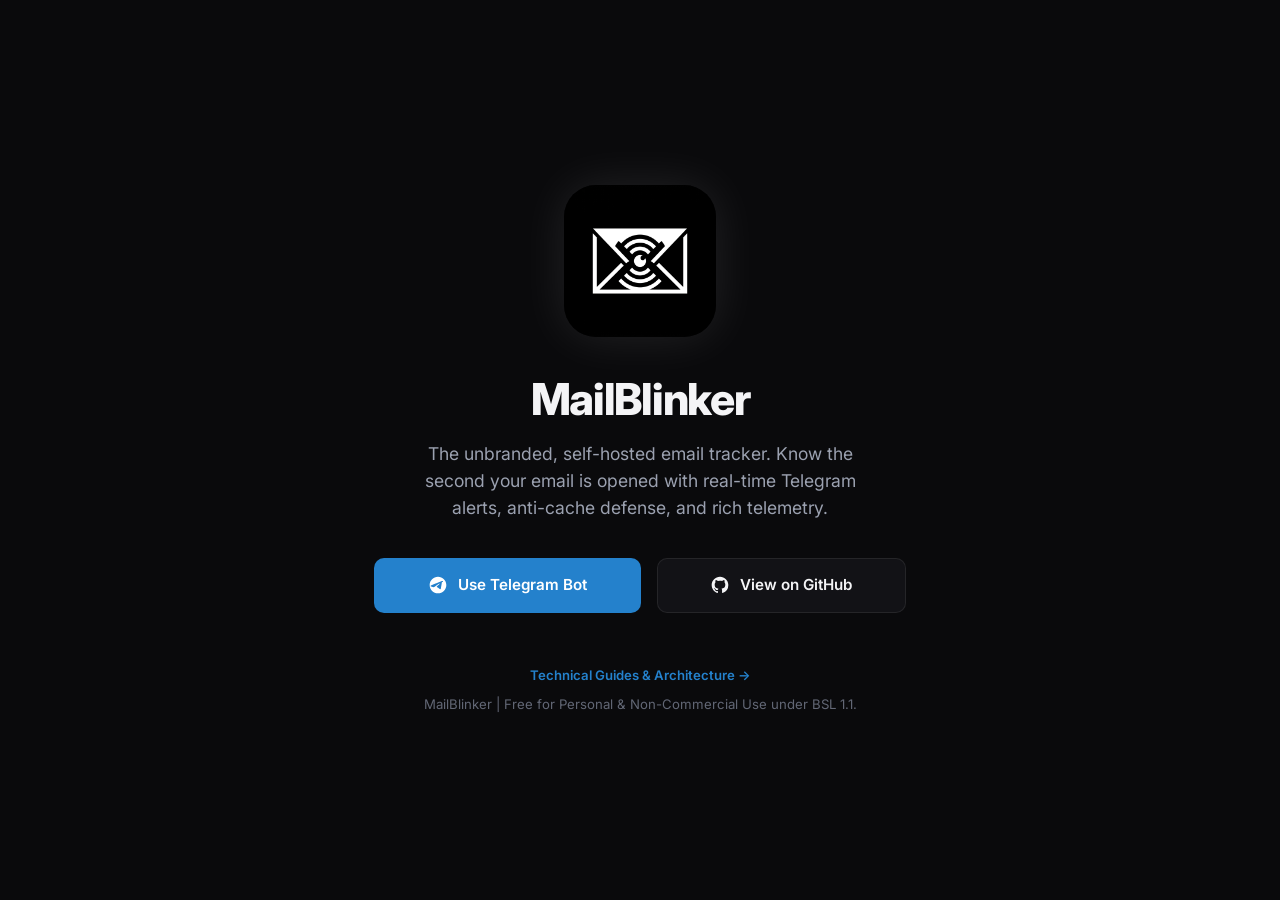
<file: docs/index.html>
<!DOCTYPE html>
<html lang="en" prefix="og: https://ogp.me/ns#">

<head>
  <meta charset="UTF-8">
  <meta name="viewport" content="width=device-width, initial-scale=1.0">
  
  <!-- Primary Search Engine Meta Tags -->
  <title>MailBlinker — Free Self-Hosted Email Tracker & Telegram Alerts (Mailtrack Alternative)</title>
  <meta name="title" content="MailBlinker — Free Self-Hosted Email Tracker & Telegram Alerts (Mailtrack Alternative)">
  <meta name="description"
    content="Free, unbranded, self-hosted email tracker and top Mailtrack alternative. Track Gmail and Outlook opens in real-time with instant Telegram alerts, anti-cache defense, and rich telemetry.">
  <meta name="keywords"
    content="email tracker, mailtrack alternative, mailsuite alternative, free email tracker, self hosted email tracker, open source email tracker, gmail read receipts, invisible email tracker, unbranded email tracker, telegram email tracker bot, track email opens, gmail open alerts, streak alternative, yesware alternative, mixmax alternative, email tracking pixel, email open telemetry, bypass gmail image proxy, apple mail privacy protection tracker, private email tracker">
  <meta name="author" content="drLacheheb">
  <meta name="robots" content="index, follow, max-image-preview:large, max-snippet:-1, max-video-preview:-1">
  <meta name="googlebot" content="index, follow, max-snippet:-1, max-image-preview:large, max-video-preview:-1">
  <meta name="bingbot" content="index, follow, max-snippet:-1, max-image-preview:large, max-video-preview:-1">
  <meta name="google-site-verification" content="-LgAJJsAKfSP1V5pnTP-RYT7EOtfNiS23F3KzAHHH2o">
  <meta name="msvalidate.01" content="AE3FC387EAFF8B707E7B105E9502C2EA">
  <meta name="theme-color" content="#0a0a0c">
  <link rel="canonical" href="https://drLacheheb.github.io/MailBlinker/">

  <!-- Favicons -->
  <link rel="icon" type="image/png" href="assets/logo.png">
  <link rel="apple-touch-icon" href="assets/logo.png">

  <!-- Open Graph / Facebook / LinkedIn / Discord -->
  <meta property="og:type" content="website">
  <meta property="og:url" content="https://drLacheheb.github.io/MailBlinker/">
  <meta property="og:title" content="MailBlinker — Free Self-Hosted Email Tracker (Mailtrack Alternative)">
  <meta property="og:description"
    content="The best free, unbranded, self-hosted email tracker. Instant Telegram open alerts, device & location telemetry, and zero signatures.">
  <meta property="og:image" content="https://drLacheheb.github.io/MailBlinker/assets/logo.png">
  <meta property="og:image:alt" content="MailBlinker - Self-Hosted Email Tracker Logo">
  <meta property="og:site_name" content="MailBlinker">
  <meta property="og:locale" content="en_US">

  <!-- Twitter Card -->
  <meta name="twitter:card" content="summary_large_image">
  <meta name="twitter:url" content="https://drLacheheb.github.io/MailBlinker/">
  <meta name="twitter:title" content="MailBlinker — Free Self-Hosted Email Tracker">
  <meta name="twitter:description"
    content="Unbranded Mailtrack alternative. Real-time Telegram email open alerts with rich telemetry.">
  <meta name="twitter:image" content="https://drLacheheb.github.io/MailBlinker/assets/logo.png">

  <!-- JSON-LD Multi-Entity Structured Data (SoftwareApplication + FAQPage for Google AI Overviews & SGE) -->
  <script type="application/ld+json">
  {
    "@context": "https://schema.org",
    "@graph": [
      {
        "@type": "SoftwareApplication",
        "@id": "https://drLacheheb.github.io/MailBlinker/#software",
        "name": "MailBlinker",
        "alternateName": ["MailBlinker Tracker", "MailBlinker Telegram Bot", "Mailtrack Open Source Alternative"],
        "headline": "Free Self-Hosted Email Tracker & Real-Time Telegram Alerts",
        "operatingSystem": "Linux, macOS, Windows, Cloud, Docker",
        "applicationCategory": "BusinessApplication, CommunicationApplication, ProductivityApplication",
        "offers": {
          "@type": "Offer",
          "price": "0",
          "priceCurrency": "USD"
        },
        "description": "MailBlinker is an unbranded, open-source, and self-hosted email tracking system that delivers real-time Telegram push notifications the exact second your email is opened. Features anti-cache dynamic ETag defense, heuristic bot and security scanner filtering, IP geolocation, and device telemetry without watermarks or subscription fees.",
        "url": "https://drLacheheb.github.io/MailBlinker/",
        "image": "https://drLacheheb.github.io/MailBlinker/assets/logo.png",
        "softwareVersion": "1.0.0",
        "author": {
          "@type": "Person",
          "name": "drLacheheb",
          "url": "https://github.com/drLacheheb"
        },
        "keywords": "email tracker, mailtrack alternative, self hosted email tracker, gmail open tracker, telegram email tracker, email tracking pixel, free email tracking, unbranded email tracker, invisible email tracker",
        "featureList": [
          "Real-time Telegram email open push notifications",
          "100% Unbranded with zero 'Sent with Mailtrack' watermarks",
          "Dual-vector tracking: 1x1 transparent GIF + inline CSS fallback",
          "Anti-cache header defense preventing Gmail image proxy caching",
          "Heuristic bot scanner filtering with CrawlerDetect",
          "Precise IP Geolocation and ISP/organization detection",
          "Device model, OS version, and email client breakdown",
          "Language and locale detection from Accept-Language",
          "Multi-device email forwarding detection clues"
        ]
      },
      {
        "@type": "FAQPage",
        "@id": "https://drLacheheb.github.io/MailBlinker/#faq",
        "mainEntity": [
          {
            "@type": "Question",
            "name": "What is MailBlinker?",
            "acceptedAnswer": {
              "@type": "Answer",
              "text": "MailBlinker is a free, self-hosted, unbranded email tracker that notifies you instantly via Telegram whenever your sent email is opened. It includes anti-cache protection against Gmail and Apple Mail image proxies, and provides device and location telemetry."
            }
          },
          {
            "@type": "Question",
            "name": "Why is MailBlinker a better alternative to Mailtrack?",
            "acceptedAnswer": {
              "@type": "Answer",
              "text": "Unlike Mailtrack, MailBlinker is completely free, 100% self-hosted on your own infrastructure, adds zero 'Sent with Mailtrack' signatures or branding to your emails, and sends instant push alerts directly to your Telegram chat."
            }
          },
          {
            "@type": "Question",
            "name": "How does MailBlinker prevent false opens from security bots?",
            "acceptedAnswer": {
              "@type": "Answer",
              "text": "MailBlinker combines sub-3-second latency analysis with CrawlerDetect and user-agent parsing to identify and filter out automated corporate security sandboxes (such as Mimecast, Proofpoint, and Barracuda), ensuring you only get alerts for genuine human opens."
            }
          }
        ]
      }
    ]
  }
  </script>

  <!-- Performance & Typography Preconnect -->
  <link rel="dns-prefetch" href="https://fonts.googleapis.com">
  <link rel="dns-prefetch" href="https://fonts.gstatic.com">
  <link rel="preconnect" href="https://fonts.googleapis.com">
  <link rel="preconnect" href="https://fonts.gstatic.com" crossorigin>
  <link
    href="https://fonts.googleapis.com/css2?family=Inter:wght@400;500;600;700;800&family=JetBrains+Mono:wght@400;500;600&display=swap"
    rel="stylesheet">
  <link rel="stylesheet" href="style.css">
</head>

<body>

  <div class="page-wrapper">
    <main class="hero">
      <div class="logo-wrapper">
        <img src="assets/logo.png" alt="MailBlinker Logo - Free Self-Hosted Email Tracker & Mailtrack Alternative" class="hero-logo" width="108" height="108">
      </div>

      <h1>MailBlinker</h1>
      <p class="subtitle">
        The unbranded, self-hosted email tracker. Know the second your email is opened with real-time Telegram alerts, anti-cache defense, and rich telemetry.
      </p>

      <div class="cta-group">
        <a href="https://t.me/MailBlinker_Bot" class="btn btn-primary" target="_blank" rel="noopener noreferrer" aria-label="Start tracking with MailBlinker Telegram Bot">
          <svg width="20" height="20" viewBox="0 0 24 24" fill="currentColor" aria-hidden="true">
            <path
              d="M12 2C6.48 2 2 6.48 2 12s4.48 10 10 10 10-4.48 10-10S17.52 2 12 2zm4.64 6.8c-.15 1.58-.8 5.42-1.13 7.19-.14.75-.42 1-.68 1.03-.58.05-1.02-.38-1.58-.75-.88-.58-1.38-.94-2.23-1.5-.99-.65-.35-1.01.22-1.59.15-.15 2.71-2.48 2.76-2.69.01-.03.01-.14-.07-.19-.08-.05-.19-.02-.27 0-.12.03-1.99 1.27-5.62 3.72-.53.36-1.01.54-1.44.53-.47-.01-1.38-.27-2.05-.49-.83-.27-1.49-.42-1.43-.88.03-.24.37-.49 1.02-.75 3.99-1.74 6.66-2.88 8.01-3.44 3.81-1.59 4.6-1.87 5.12-1.88.11 0 .37.03.54.17.14.12.18.28.2.45-.02.07-.02.13-.03.22z" />
          </svg>
          <span>Use Telegram Bot</span>
        </a>

        <a href="https://github.com/drLacheheb/MailBlinker" class="btn btn-secondary" target="_blank"
          rel="noopener noreferrer" aria-label="View MailBlinker Open Source Code on GitHub">
          <svg width="20" height="20" viewBox="0 0 24 24" fill="currentColor" aria-hidden="true">
            <path fill-rule="evenodd" clip-rule="evenodd"
              d="M12 2C6.477 2 2 6.484 2 12.017c0 4.425 2.865 8.18 6.839 9.504.5.092.682-.217.682-.483 0-.237-.008-.868-.013-1.703-2.782.605-3.369-1.343-3.369-1.343-.454-1.158-1.11-1.466-1.11-1.466-.908-.62.069-.608.069-.608 1.003.07 1.53 1.032 1.53 1.032.892 1.53 2.341 1.088 2.91.832.092-.647.35-1.088.636-1.338-2.22-.253-4.555-1.113-4.555-4.951 0-1.093.39-1.988 1.029-2.688-.103-.253-.446-1.272.098-2.65 0 0 .84-.27 2.75 1.026A9.564 9.564 0 0112 6.844c.85.004 1.705.115 2.504.337 1.909-1.296 2.747-1.027 2.747-1.027.546 1.379.202 2.398.1 2.651.64.7 1.028 1.595 1.028 2.688 0 3.848-2.339 4.695-4.566 4.943.359.309.678.92.678 1.855 0 1.338-.012 2.419-.012 2.747 0 .268.18.58.688.482A10.019 10.019 0 0022 12.017C22 6.484 17.522 2 12 2z" />
          </svg>
          <span>View on GitHub</span>
        </a>
      </div>
    </main>

    <footer>
      <p style="margin-bottom: 0.5rem;"><a href="blog/">Technical Guides & Architecture &rarr;</a></p>
      <p>MailBlinker | Free for Personal & Non-Commercial Use under BSL 1.1.</p>
    </footer>
  </div>

</body>

</html>
</file>
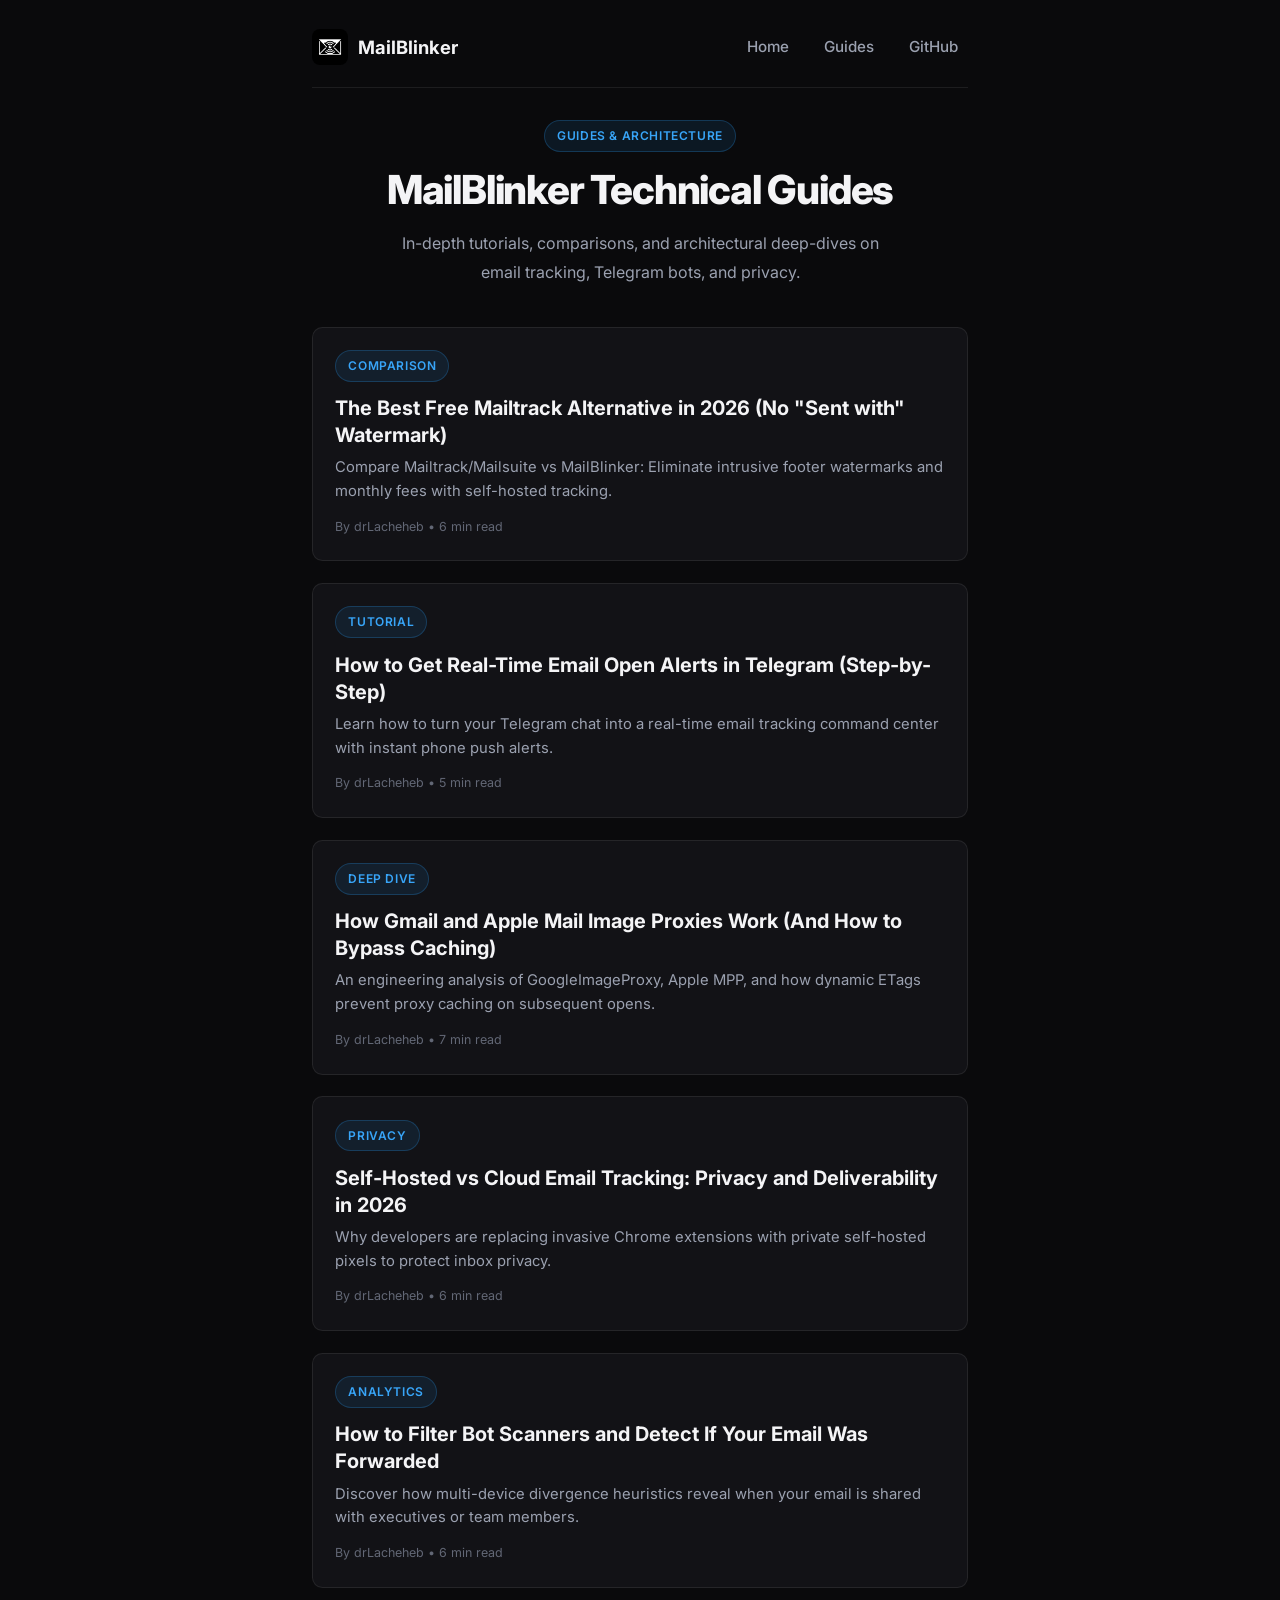
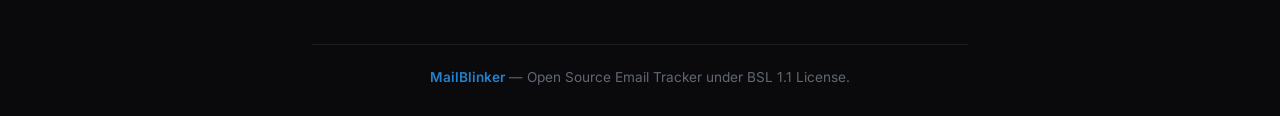
<file: docs/blog/index.html>
<!DOCTYPE html>
<html lang="en" prefix="og: https://ogp.me/ns#">

<head>
  <meta charset="UTF-8">
  <meta name="viewport" content="width=device-width, initial-scale=1.0">

  <!-- Primary Meta Tags -->
  <title>Email Tracking, Privacy & Deliverability Guides — MailBlinker Blog</title>
  <meta name="title" content="Email Tracking, Privacy & Deliverability Guides — MailBlinker Blog">
  <meta name="description"
    content="In-depth tutorials, technical deep dives, and comparisons on email tracking pixels, Telegram open alerts, Gmail image proxy caching, and self-hosted infrastructure.">
  <meta name="keywords"
    content="email tracking blog, mailtrack alternative guides, telegram email alerts tutorial, email pixel caching, self hosted email tracking, mailblinker blog">
  <meta name="author" content="drLacheheb">
  <meta name="robots" content="index, follow, max-image-preview:large, max-snippet:-1, max-video-preview:-1">
  <link rel="canonical" href="https://drLacheheb.github.io/MailBlinker/blog/">

  <!-- Favicons -->
  <link rel="icon" type="image/png" href="../assets/logo.png">
  <link rel="apple-touch-icon" href="../assets/logo.png">

  <!-- Open Graph -->
  <meta property="og:type" content="website">
  <meta property="og:url" content="https://drLacheheb.github.io/MailBlinker/blog/">
  <meta property="og:title" content="Email Tracking, Privacy & Deliverability Guides — MailBlinker Blog">
  <meta property="og:description"
    content="Technical guides on email tracking, Telegram notifications, and proxy bypass architectures.">
  <meta property="og:image" content="https://drLacheheb.github.io/MailBlinker/assets/logo.png">
  <meta property="og:site_name" content="MailBlinker">

  <!-- Twitter Card -->
  <meta name="twitter:card" content="summary_large_image">
  <meta name="twitter:url" content="https://drLacheheb.github.io/MailBlinker/blog/">
  <meta name="twitter:title" content="Email Tracking Guides — MailBlinker Blog">
  <meta name="twitter:description"
    content="In-depth tutorials on email tracking, Telegram open alerts, and anti-cache defense.">
  <meta name="twitter:image" content="https://drLacheheb.github.io/MailBlinker/assets/logo.png">

  <!-- Schema.org JSON-LD Structured Data -->
  <script type="application/ld+json">
  {
    "@context": "https://schema.org",
    "@type": "CollectionPage",
    "@id": "https://drLacheheb.github.io/MailBlinker/blog/#hub",
    "name": "MailBlinker Guides & Blog",
    "description": "Technical resources on self-hosted email tracking, Telegram open alerts, and email telemetry.",
    "url": "https://drLacheheb.github.io/MailBlinker/blog/",
    "publisher": {
      "@type": "Organization",
      "name": "MailBlinker",
      "logo": {
        "@type": "ImageObject",
        "url": "https://drLacheheb.github.io/MailBlinker/assets/logo.png"
      }
    }
  }
  </script>

  <!-- Typography & Styles -->
  <link rel="preconnect" href="https://fonts.googleapis.com">
  <link rel="preconnect" href="https://fonts.gstatic.com" crossorigin>
  <link
    href="https://fonts.googleapis.com/css2?family=Inter:wght@400;500;600;700;800&family=JetBrains+Mono:wght@400;500;600&display=swap"
    rel="stylesheet">
  <link rel="stylesheet" href="style.css">
</head>

<body>

  <div class="blog-wrapper">
    <nav class="blog-nav">
      <a href="../" class="nav-brand">
        <img src="../assets/logo.png" alt="MailBlinker Logo" class="nav-logo" width="32" height="32">
        <span>MailBlinker</span>
      </a>
      <div class="nav-links">
        <a href="../" class="nav-link">Home</a>
        <a href="./" class="nav-link">Guides</a>
        <a href="https://github.com/drLacheheb/MailBlinker" class="nav-link" target="_blank" rel="noopener">GitHub</a>
      </div>
    </nav>

    <main>
      <header class="article-header" style="text-align: center;">
        <span class="badge">Guides & Architecture</span>
        <h1 class="article-title">MailBlinker Technical Guides</h1>
        <p style="color: var(--text-secondary); max-width: 30rem; margin: 0 auto;">
          In-depth tutorials, comparisons, and architectural deep-dives on email tracking, Telegram bots, and privacy.
        </p>
      </header>

      <div class="posts-grid">
        <a href="mailtrack-alternative/" class="post-card">
          <span class="badge">Comparison</span>
          <h2 class="post-card-title">The Best Free Mailtrack Alternative in 2026 (No "Sent with" Watermark)</h2>
          <p class="post-card-desc">
            Compare Mailtrack/Mailsuite vs MailBlinker: Eliminate intrusive footer watermarks and monthly fees with self-hosted tracking.
          </p>
          <div class="post-card-meta">By drLacheheb • 6 min read</div>
        </a>

        <a href="telegram-email-tracker/" class="post-card">
          <span class="badge">Tutorial</span>
          <h2 class="post-card-title">How to Get Real-Time Email Open Alerts in Telegram (Step-by-Step)</h2>
          <p class="post-card-desc">
            Learn how to turn your Telegram chat into a real-time email tracking command center with instant phone push alerts.
          </p>
          <div class="post-card-meta">By drLacheheb • 5 min read</div>
        </a>

        <a href="gmail-image-proxy-caching/" class="post-card">
          <span class="badge">Deep Dive</span>
          <h2 class="post-card-title">How Gmail and Apple Mail Image Proxies Work (And How to Bypass Caching)</h2>
          <p class="post-card-desc">
            An engineering analysis of GoogleImageProxy, Apple MPP, and how dynamic ETags prevent proxy caching on subsequent opens.
          </p>
          <div class="post-card-meta">By drLacheheb • 7 min read</div>
        </a>

        <a href="self-hosted-email-tracking/" class="post-card">
          <span class="badge">Privacy</span>
          <h2 class="post-card-title">Self-Hosted vs Cloud Email Tracking: Privacy and Deliverability in 2026</h2>
          <p class="post-card-desc">
            Why developers are replacing invasive Chrome extensions with private self-hosted pixels to protect inbox privacy.
          </p>
          <div class="post-card-meta">By drLacheheb • 6 min read</div>
        </a>

        <a href="detect-email-forwarding-bots/" class="post-card">
          <span class="badge">Analytics</span>
          <h2 class="post-card-title">How to Filter Bot Scanners and Detect If Your Email Was Forwarded</h2>
          <p class="post-card-desc">
            Discover how multi-device divergence heuristics reveal when your email is shared with executives or team members.
          </p>
          <div class="post-card-meta">By drLacheheb • 6 min read</div>
        </a>
      </div>
    </main>

    <footer>
      <p><a href="../">MailBlinker</a> — Open Source Email Tracker under BSL 1.1 License.</p>
    </footer>
  </div>

</body>

</html>
</file>
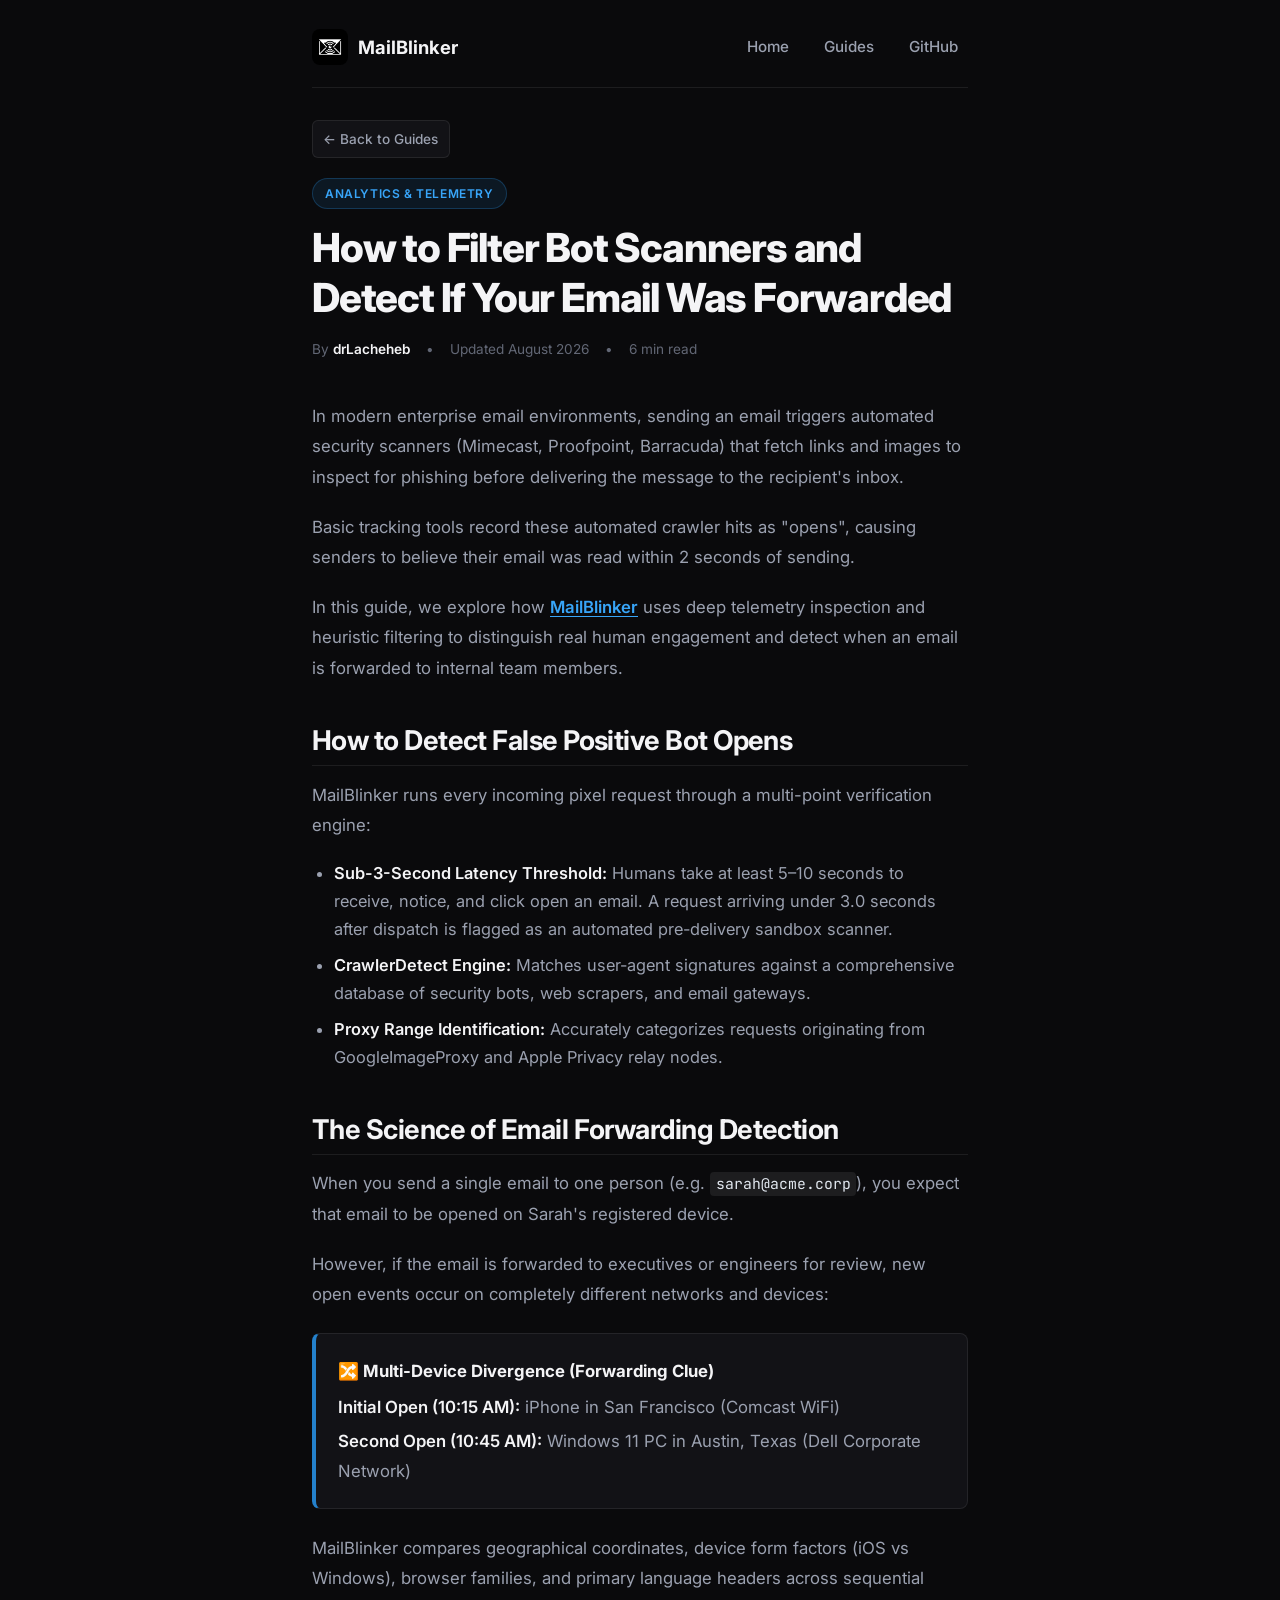
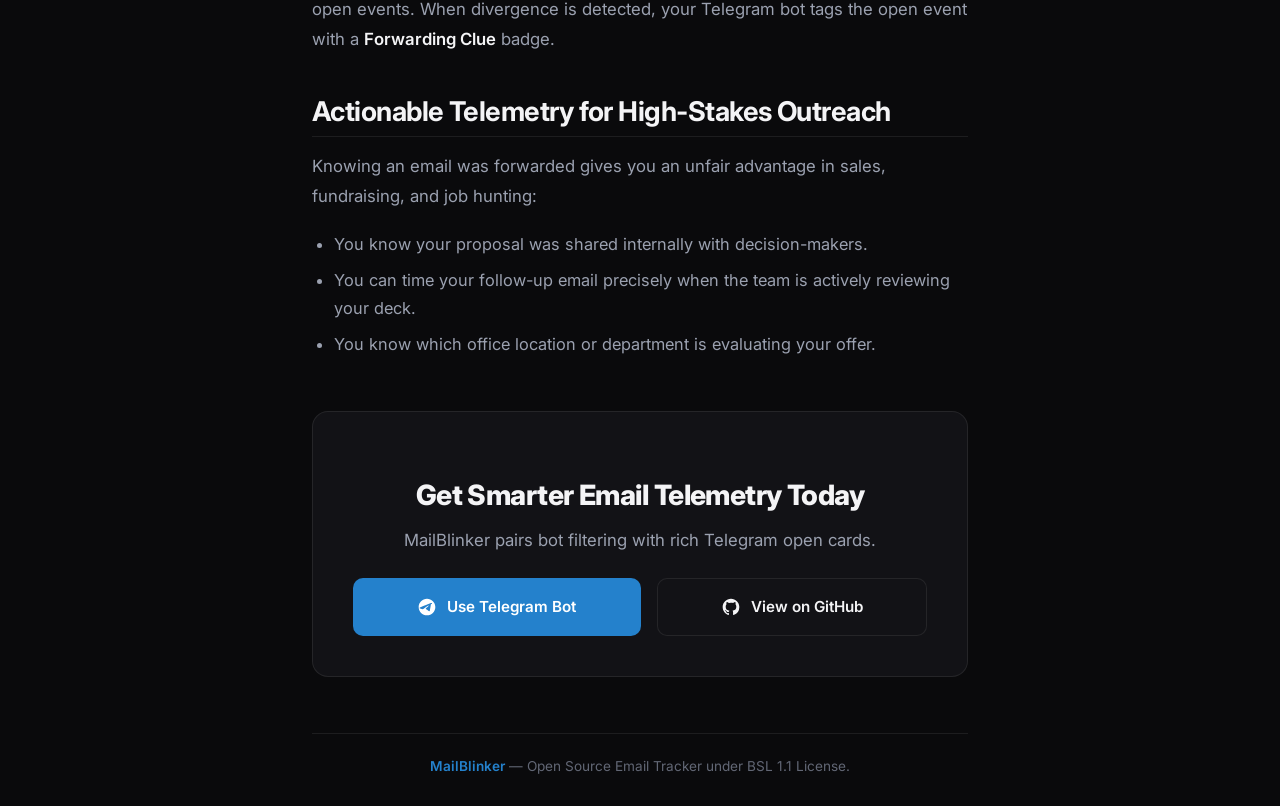
<file: docs/blog/detect-email-forwarding-bots/index.html>
<!DOCTYPE html>
<html lang="en" prefix="og: https://ogp.me/ns#">

<head>
  <meta charset="UTF-8">
  <meta name="viewport" content="width=device-width, initial-scale=1.0">

  <!-- Primary Meta Tags -->
  <title>How to Filter Bot Scanners and Detect If Your Email Was Forwarded — MailBlinker</title>
  <meta name="title" content="How to Filter Bot Scanners and Detect If Your Email Was Forwarded — MailBlinker">
  <meta name="description"
    content="Discover how rich telemetry (IP divergence, OS detection, latency heuristics) reveals when an email is forwarded to colleagues and eliminates false-positive bot opens.">
  <meta name="keywords"
    content="how to tell if email was forwarded, email forwarding detection, filter email bots, email tracking telemetry, detect forwarded email pixel, mailblinker">
  <meta name="author" content="drLacheheb">
  <meta name="robots" content="index, follow, max-image-preview:large, max-snippet:-1, max-video-preview:-1">
  <link rel="canonical" href="https://drLacheheb.github.io/MailBlinker/blog/detect-email-forwarding-bots/">

  <!-- Favicons -->
  <link rel="icon" type="image/png" href="../../assets/logo.png">
  <link rel="apple-touch-icon" href="../../assets/logo.png">

  <!-- Open Graph -->
  <meta property="og:type" content="article">
  <meta property="og:url" content="https://drLacheheb.github.io/MailBlinker/blog/detect-email-forwarding-bots/">
  <meta property="og:title" content="How to Filter Bot Scanners and Detect If Your Email Was Forwarded">
  <meta property="og:description"
    content="Use device telemetry and latency heuristics to know if your proposal was forwarded to decision-makers.">
  <meta property="og:image" content="https://drLacheheb.github.io/MailBlinker/assets/logo.png">
  <meta property="og:site_name" content="MailBlinker">

  <!-- Twitter Card -->
  <meta name="twitter:card" content="summary_large_image">
  <meta name="twitter:url" content="https://drLacheheb.github.io/MailBlinker/blog/detect-email-forwarding-bots/">
  <meta name="twitter:title" content="How to Filter Bot Scanners and Detect If Your Email Was Forwarded">
  <meta name="twitter:description"
    content="Use device telemetry and latency heuristics to know if your proposal was forwarded to decision-makers.">
  <meta name="twitter:image" content="https://drLacheheb.github.io/MailBlinker/assets/logo.png">

  <!-- Schema.org JSON-LD Structured Data -->
  <script type="application/ld+json">
  {
    "@context": "https://schema.org",
    "@graph": [
      {
        "@type": "TechArticle",
        "@id": "https://drLacheheb.github.io/MailBlinker/blog/detect-email-forwarding-bots/#article",
        "headline": "How to Filter Bot Scanners and Detect If Your Email Was Forwarded",
        "description": "A guide on using device divergence, ISP network lookup, and CrawlerDetect heuristics to identify true human opens and forwarded threads.",
        "image": "https://drLacheheb.github.io/MailBlinker/assets/logo.png",
        "datePublished": "2026-08-14T00:00:00+00:00",
        "dateModified": "2026-08-14T00:00:00+00:00",
        "author": {
          "@type": "Person",
          "name": "drLacheheb",
          "url": "https://github.com/drLacheheb"
        },
        "publisher": {
          "@type": "Organization",
          "name": "MailBlinker",
          "logo": {
            "@type": "ImageObject",
            "url": "https://drLacheheb.github.io/MailBlinker/assets/logo.png"
          }
        },
        "mainEntityOfPage": "https://drLacheheb.github.io/MailBlinker/blog/detect-email-forwarding-bots/"
      }
    ]
  }
  </script>

  <!-- Typography & Styles -->
  <link rel="preconnect" href="https://fonts.googleapis.com">
  <link rel="preconnect" href="https://fonts.gstatic.com" crossorigin>
  <link
    href="https://fonts.googleapis.com/css2?family=Inter:wght@400;500;600;700;800&family=JetBrains+Mono:wght@400;500;600&display=swap"
    rel="stylesheet">
  <link rel="stylesheet" href="../style.css">
</head>

<body>

  <div class="blog-wrapper">
    <nav class="blog-nav">
      <a href="../../" class="nav-brand">
        <img src="../../assets/logo.png" alt="MailBlinker Logo" class="nav-logo" width="32" height="32">
        <span>MailBlinker</span>
      </a>
      <div class="nav-links">
        <a href="../../" class="nav-link">Home</a>
        <a href="../" class="nav-link">Guides</a>
        <a href="https://github.com/drLacheheb/MailBlinker" class="nav-link" target="_blank" rel="noopener">GitHub</a>
      </div>
    </nav>

    <main class="article-content">
      <a href="../" class="back-link">&larr; Back to Guides</a>
      <header class="article-header">
        <span class="badge">Analytics & Telemetry</span>
        <h1 class="article-title">How to Filter Bot Scanners and Detect If Your Email Was Forwarded</h1>
        <div class="article-meta">
          <span>By <strong>drLacheheb</strong></span>
          <span>•</span>
          <span>Updated August 2026</span>
          <span>•</span>
          <span>6 min read</span>
        </div>
      </header>

      <p>
        In modern enterprise email environments, sending an email triggers automated security scanners (Mimecast, Proofpoint, Barracuda) that fetch links and images to inspect for phishing before delivering the message to the recipient's inbox.
      </p>

      <p>
        Basic tracking tools record these automated crawler hits as "opens", causing senders to believe their email was read within 2 seconds of sending.
      </p>

      <p>
        In this guide, we explore how <strong><a href="../../">MailBlinker</a></strong> uses deep telemetry inspection and heuristic filtering to distinguish real human engagement and detect when an email is forwarded to internal team members.
      </p>

      <h2>How to Detect False Positive Bot Opens</h2>
      <p>
        MailBlinker runs every incoming pixel request through a multi-point verification engine:
      </p>
      <ul>
        <li><strong>Sub-3-Second Latency Threshold:</strong> Humans take at least 5–10 seconds to receive, notice, and click open an email. A request arriving under 3.0 seconds after dispatch is flagged as an automated pre-delivery sandbox scanner.</li>
        <li><strong>CrawlerDetect Engine:</strong> Matches user-agent signatures against a comprehensive database of security bots, web scrapers, and email gateways.</li>
        <li><strong>Proxy Range Identification:</strong> Accurately categorizes requests originating from GoogleImageProxy and Apple Privacy relay nodes.</li>
      </ul>

      <h2>The Science of Email Forwarding Detection</h2>
      <p>
        When you send a single email to one person (e.g. <code>sarah@acme.corp</code>), you expect that email to be opened on Sarah's registered device.
      </p>
      <p>
        However, if the email is forwarded to executives or engineers for review, new open events occur on completely different networks and devices:
      </p>

      <div class="callout">
        <div class="callout-title">🔀 Multi-Device Divergence (Forwarding Clue)</div>
        <p style="margin-bottom: 0.25rem;"><strong>Initial Open (10:15 AM):</strong> iPhone in San Francisco (Comcast WiFi)</p>
        <p style="margin-bottom: 0;"><strong>Second Open (10:45 AM):</strong> Windows 11 PC in Austin, Texas (Dell Corporate Network)</p>
      </div>

      <p>
        MailBlinker compares geographical coordinates, device form factors (iOS vs Windows), browser families, and primary language headers across sequential open events. When divergence is detected, your Telegram bot tags the open event with a <strong>Forwarding Clue</strong> badge.
      </p>

      <h2>Actionable Telemetry for High-Stakes Outreach</h2>
      <p>
        Knowing an email was forwarded gives you an unfair advantage in sales, fundraising, and job hunting:
      </p>
      <ul>
        <li>You know your proposal was shared internally with decision-makers.</li>
        <li>You can time your follow-up email precisely when the team is actively reviewing your deck.</li>
        <li>You know which office location or department is evaluating your offer.</li>
      </ul>

      <div class="article-cta">
        <h3>Get Smarter Email Telemetry Today</h3>
        <p>MailBlinker pairs bot filtering with rich Telegram open cards.</p>
        <div class="cta-buttons">
          <a href="https://t.me/MailBlinker_Bot" class="btn btn-primary" target="_blank" rel="noopener noreferrer" aria-label="Start tracking with MailBlinker Telegram Bot">
            <svg width="20" height="20" viewBox="0 0 24 24" fill="currentColor" aria-hidden="true">
              <path
                d="M12 2C6.48 2 2 6.48 2 12s4.48 10 10 10 10-4.48 10-10S17.52 2 12 2zm4.64 6.8c-.15 1.58-.8 5.42-1.13 7.19-.14.75-.42 1-.68 1.03-.58.05-1.02-.38-1.58-.75-.88-.58-1.38-.94-2.23-1.5-.99-.65-.35-1.01.22-1.59.15-.15 2.71-2.48 2.76-2.69.01-.03.01-.14-.07-.19-.08-.05-.19-.02-.27 0-.12.03-1.99 1.27-5.62 3.72-.53.36-1.01.54-1.44.53-.47-.01-1.38-.27-2.05-.49-.83-.27-1.49-.42-1.43-.88.03-.24.37-.49 1.02-.75 3.99-1.74 6.66-2.88 8.01-3.44 3.81-1.59 4.6-1.87 5.12-1.88.11 0 .37.03.54.17.14.12.18.28.2.45-.02.07-.02.13-.03.22z" />
            </svg>
            <span>Use Telegram Bot</span>
          </a>
          <a href="https://github.com/drLacheheb/MailBlinker" class="btn btn-secondary" target="_blank" rel="noopener noreferrer" aria-label="View MailBlinker Open Source Code on GitHub">
            <svg width="20" height="20" viewBox="0 0 24 24" fill="currentColor" aria-hidden="true">
              <path fill-rule="evenodd" clip-rule="evenodd"
                d="M12 2C6.477 2 2 6.484 2 12.017c0 4.425 2.865 8.18 6.839 9.504.5.092.682-.217.682-.483 0-.237-.008-.868-.013-1.703-2.782.605-3.369-1.343-3.369-1.343-.454-1.158-1.11-1.466-1.11-1.466-.908-.62.069-.608.069-.608 1.003.07 1.53 1.032 1.53 1.032.892 1.53 2.341 1.088 2.91.832.092-.647.35-1.088.636-1.338-2.22-.253-4.555-1.113-4.555-4.951 0-1.093.39-1.988 1.029-2.688-.103-.253-.446-1.272.098-2.65 0 0 .84-.27 2.75 1.026A9.564 9.564 0 0112 6.844c.85.004 1.705.115 2.504.337 1.909-1.296 2.747-1.027 2.747-1.027.546 1.379.202 2.398.1 2.651.64.7 1.028 1.595 1.028 2.688 0 3.848-2.339 4.695-4.566 4.943.359.309.678.92.678 1.855 0 1.338-.012 2.419-.012 2.747 0 .268.18.58.688.482A10.019 10.019 0 0022 12.017C22 6.484 17.522 2 12 2z" />
            </svg>
            <span>View on GitHub</span>
          </a>
        </div>
      </div>
    </main>

    <footer>
      <p><a href="../../">MailBlinker</a> — Open Source Email Tracker under BSL 1.1 License.</p>
    </footer>
  </div>

</body>

</html>
</file>
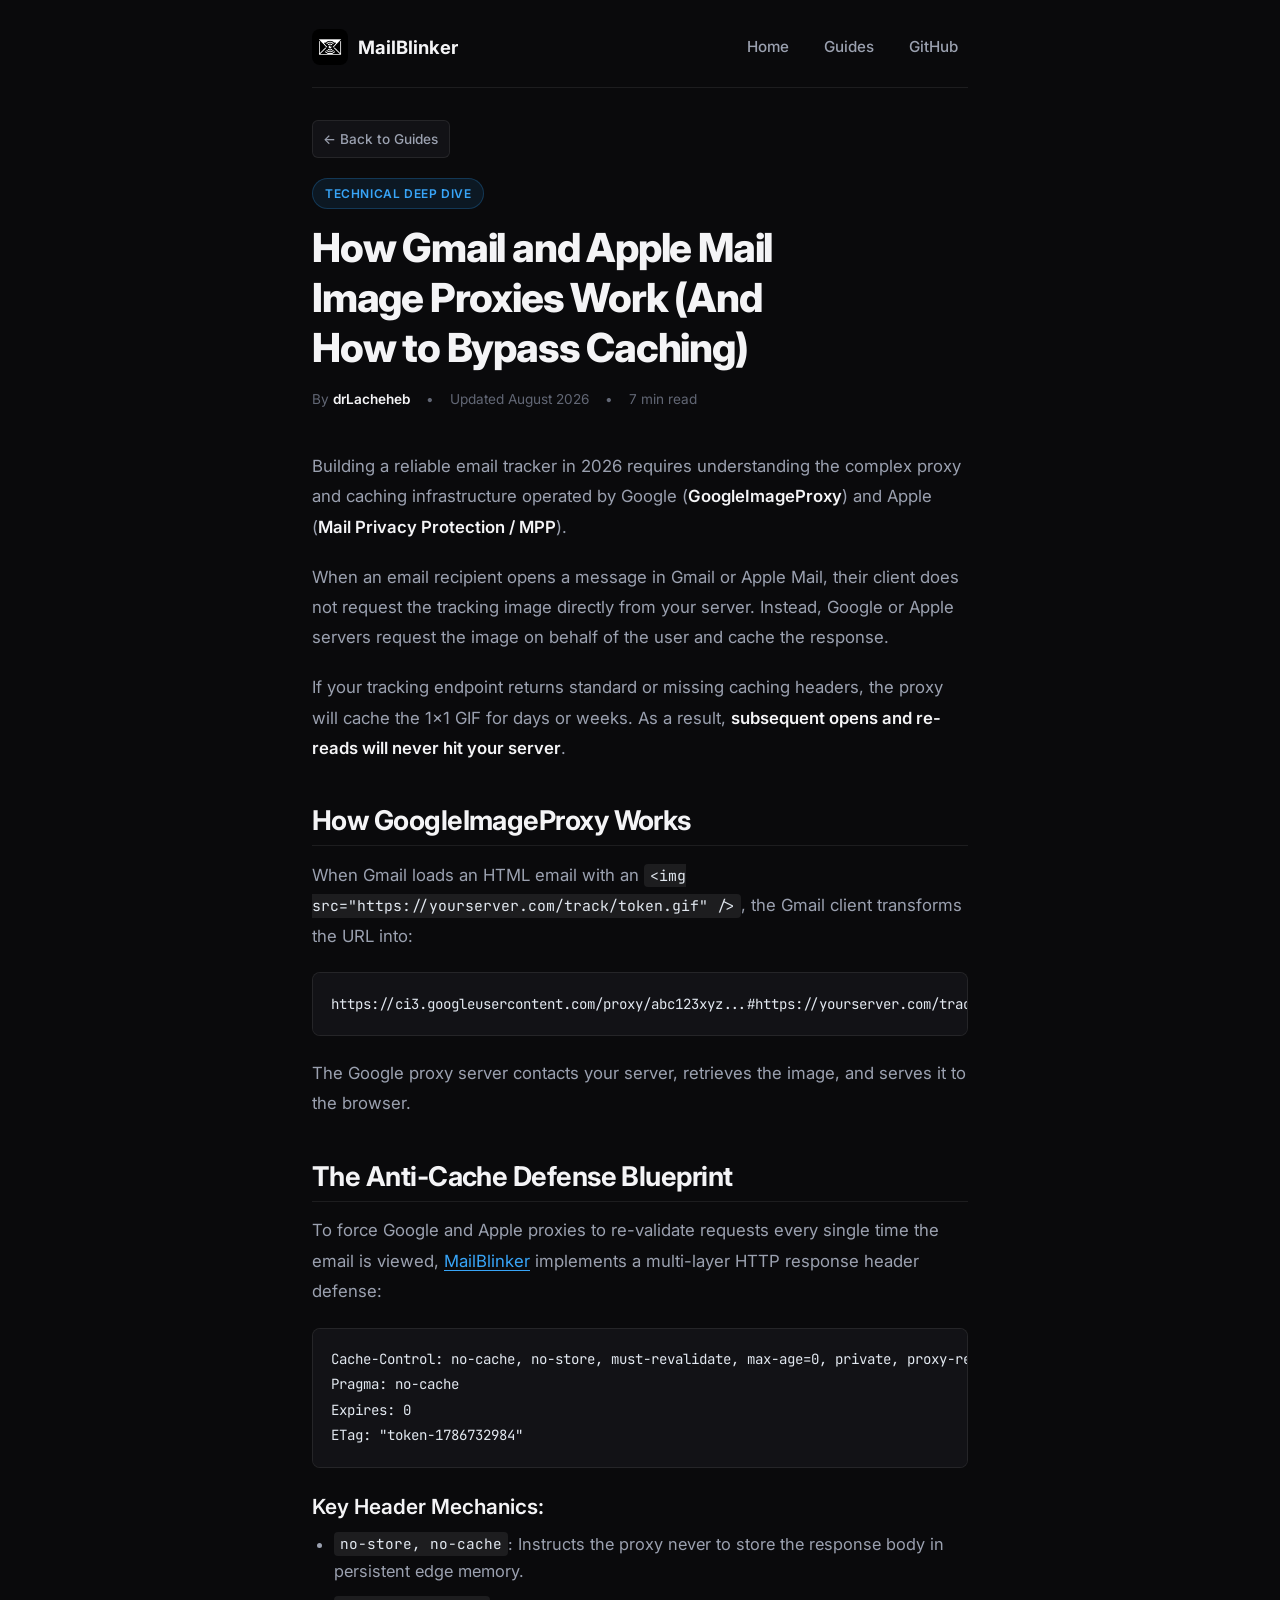
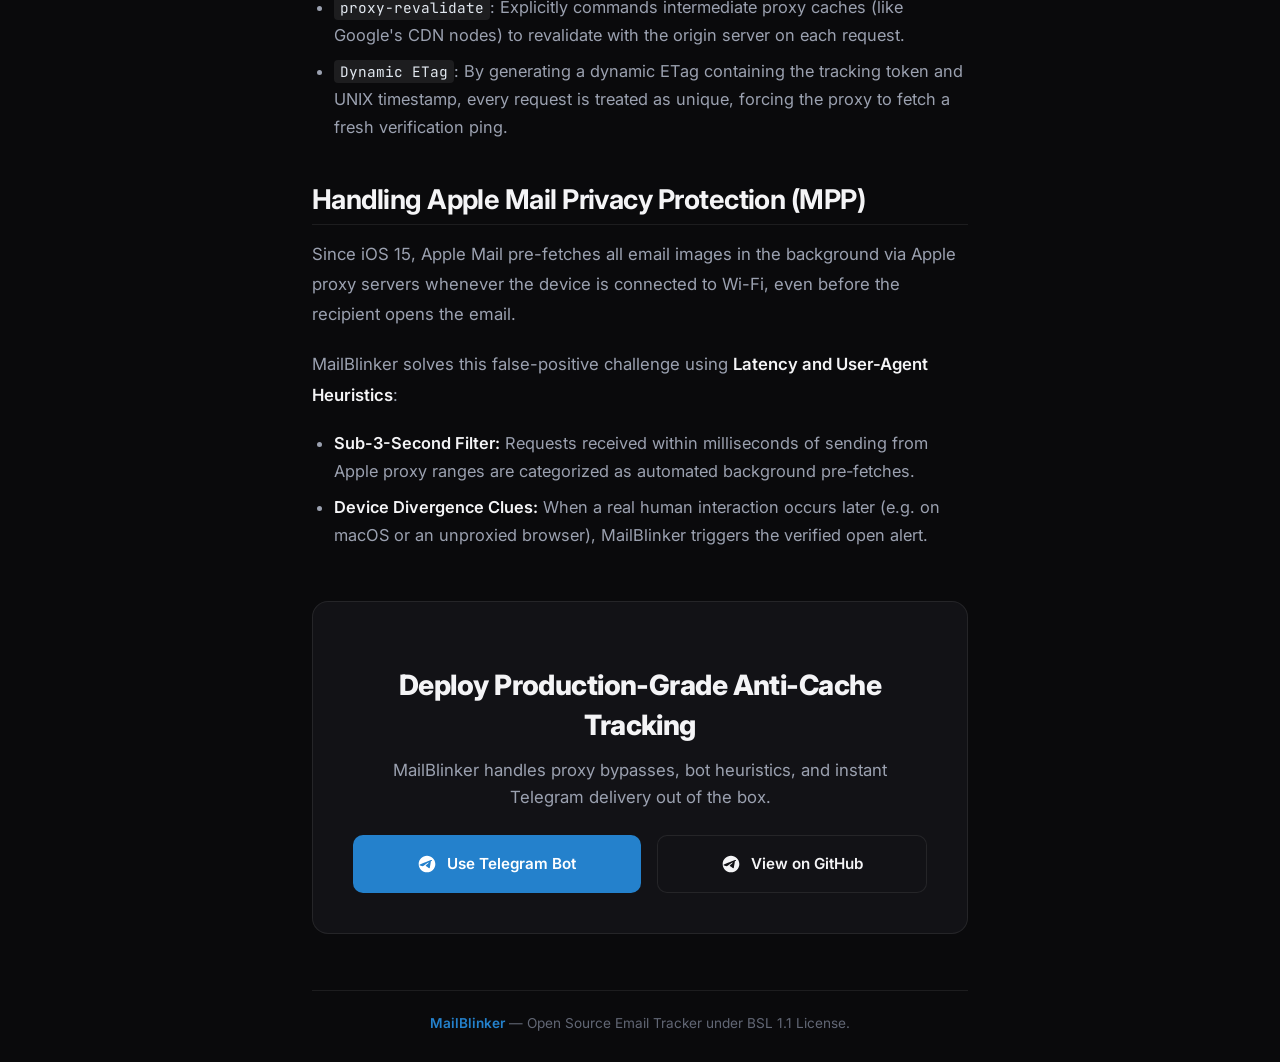
<file: docs/blog/gmail-image-proxy-caching/index.html>
<!DOCTYPE html>
<html lang="en" prefix="og: https://ogp.me/ns#">

<head>
  <meta charset="UTF-8">
  <meta name="viewport" content="width=device-width, initial-scale=1.0">

  <!-- Primary Meta Tags -->
  <title>How Gmail and Apple Mail Image Proxies Work (And How to Bypass Caching) — MailBlinker</title>
  <meta name="title" content="How Gmail and Apple Mail Image Proxies Work (And How to Bypass Caching) — MailBlinker">
  <meta name="description"
    content="Understand GoogleImageProxy, Apple Mail Privacy Protection (MPP), and how modern tracking pixels bypass aggressive proxy caching using dynamic ETags and strict Cache-Control headers.">
  <meta name="keywords"
    content="gmail image proxy caching, googleimageproxy bypass, apple mail privacy protection tracker, email tracking pixel cache, bypass gmail proxy, email open tracking headers, etag email tracker">
  <meta name="author" content="drLacheheb">
  <meta name="robots" content="index, follow, max-image-preview:large, max-snippet:-1, max-video-preview:-1">
  <link rel="canonical" href="https://drLacheheb.github.io/MailBlinker/blog/gmail-image-proxy-caching/">

  <!-- Favicons -->
  <link rel="icon" type="image/png" href="../../assets/logo.png">
  <link rel="apple-touch-icon" href="../../assets/logo.png">

  <!-- Open Graph -->
  <meta property="og:type" content="article">
  <meta property="og:url" content="https://drLacheheb.github.io/MailBlinker/blog/gmail-image-proxy-caching/">
  <meta property="og:title" content="How Gmail and Apple Mail Image Proxies Work (And How to Bypass Caching)">
  <meta property="og:description"
    content="Technical deep-dive into email image proxies, privacy pre-fetching, and cache-busting architecture.">
  <meta property="og:image" content="https://drLacheheb.github.io/MailBlinker/assets/logo.png">
  <meta property="og:site_name" content="MailBlinker">

  <!-- Twitter Card -->
  <meta name="twitter:card" content="summary_large_image">
  <meta name="twitter:url" content="https://drLacheheb.github.io/MailBlinker/blog/gmail-image-proxy-caching/">
  <meta name="twitter:title" content="How Gmail and Apple Mail Image Proxies Work (And How to Bypass Caching)">
  <meta name="twitter:description"
    content="Technical deep-dive into email image proxies, privacy pre-fetching, and cache-busting architecture.">
  <meta name="twitter:image" content="https://drLacheheb.github.io/MailBlinker/assets/logo.png">

  <!-- Schema.org JSON-LD Structured Data -->
  <script type="application/ld+json">
  {
    "@context": "https://schema.org",
    "@graph": [
      {
        "@type": "TechArticle",
        "@id": "https://drLacheheb.github.io/MailBlinker/blog/gmail-image-proxy-caching/#article",
        "headline": "How Gmail and Apple Mail Image Proxies Work (And How to Bypass Caching)",
        "description": "An engineering analysis of GoogleImageProxy, Apple MPP, and dynamic ETag anti-caching strategies for pixel tracking.",
        "image": "https://drLacheheb.github.io/MailBlinker/assets/logo.png",
        "datePublished": "2026-08-14T00:00:00+00:00",
        "dateModified": "2026-08-14T00:00:00+00:00",
        "author": {
          "@type": "Person",
          "name": "drLacheheb",
          "url": "https://github.com/drLacheheb"
        },
        "publisher": {
          "@type": "Organization",
          "name": "MailBlinker",
          "logo": {
            "@type": "ImageObject",
            "url": "https://drLacheheb.github.io/MailBlinker/assets/logo.png"
          }
        },
        "mainEntityOfPage": "https://drLacheheb.github.io/MailBlinker/blog/gmail-image-proxy-caching/"
      }
    ]
  }
  </script>

  <!-- Typography & Styles -->
  <link rel="preconnect" href="https://fonts.googleapis.com">
  <link rel="preconnect" href="https://fonts.gstatic.com" crossorigin>
  <link
    href="https://fonts.googleapis.com/css2?family=Inter:wght@400;500;600;700;800&family=JetBrains+Mono:wght@400;500;600&display=swap"
    rel="stylesheet">
  <link rel="stylesheet" href="../style.css">
</head>

<body>

  <div class="blog-wrapper">
    <nav class="blog-nav">
      <a href="../../" class="nav-brand">
        <img src="../../assets/logo.png" alt="MailBlinker Logo" class="nav-logo" width="32" height="32">
        <span>MailBlinker</span>
      </a>
      <div class="nav-links">
        <a href="../../" class="nav-link">Home</a>
        <a href="../" class="nav-link">Guides</a>
        <a href="https://github.com/drLacheheb/MailBlinker" class="nav-link" target="_blank" rel="noopener">GitHub</a>
      </div>
    </nav>

    <main class="article-content">
      <a href="../" class="back-link">&larr; Back to Guides</a>
      <header class="article-header">
        <span class="badge">Technical Deep Dive</span>
        <h1 class="article-title">How Gmail and Apple Mail Image Proxies Work (And How to Bypass Caching)</h1>
        <div class="article-meta">
          <span>By <strong>drLacheheb</strong></span>
          <span>•</span>
          <span>Updated August 2026</span>
          <span>•</span>
          <span>7 min read</span>
        </div>
      </header>

      <p>
        Building a reliable email tracker in 2026 requires understanding the complex proxy and caching infrastructure operated by Google (<strong>GoogleImageProxy</strong>) and Apple (<strong>Mail Privacy Protection / MPP</strong>).
      </p>

      <p>
        When an email recipient opens a message in Gmail or Apple Mail, their client does not request the tracking image directly from your server. Instead, Google or Apple servers request the image on behalf of the user and cache the response.
      </p>

      <p>
        If your tracking endpoint returns standard or missing caching headers, the proxy will cache the 1x1 GIF for days or weeks. As a result, <strong>subsequent opens and re-reads will never hit your server</strong>.
      </p>

      <h2>How GoogleImageProxy Works</h2>
      <p>
        When Gmail loads an HTML email with an <code>&lt;img src="https://yourserver.com/track/token.gif" /&gt;</code>, the Gmail client transforms the URL into:
      </p>
      <pre><code>https://ci3.googleusercontent.com/proxy/abc123xyz...#https://yourserver.com/track/token.gif</code></pre>
      <p>
        The Google proxy server contacts your server, retrieves the image, and serves it to the browser.
      </p>

      <h2>The Anti-Cache Defense Blueprint</h2>
      <p>
        To force Google and Apple proxies to re-validate requests every single time the email is viewed, <a href="../../">MailBlinker</a> implements a multi-layer HTTP response header defense:
      </p>

      <pre><code>Cache-Control: no-cache, no-store, must-revalidate, max-age=0, private, proxy-revalidate
Pragma: no-cache
Expires: 0
ETag: "token-1786732984"</code></pre>

      <h3>Key Header Mechanics:</h3>
      <ul>
        <li><code>no-store, no-cache</code>: Instructs the proxy never to store the response body in persistent edge memory.</li>
        <li><code>proxy-revalidate</code>: Explicitly commands intermediate proxy caches (like Google's CDN nodes) to revalidate with the origin server on each request.</li>
        <li><code>Dynamic ETag</code>: By generating a dynamic ETag containing the tracking token and UNIX timestamp, every request is treated as unique, forcing the proxy to fetch a fresh verification ping.</li>
      </ul>

      <h2>Handling Apple Mail Privacy Protection (MPP)</h2>
      <p>
        Since iOS 15, Apple Mail pre-fetches all email images in the background via Apple proxy servers whenever the device is connected to Wi-Fi, even before the recipient opens the email.
      </p>
      <p>
        MailBlinker solves this false-positive challenge using <strong>Latency and User-Agent Heuristics</strong>:
      </p>
      <ul>
        <li><strong>Sub-3-Second Filter:</strong> Requests received within milliseconds of sending from Apple proxy ranges are categorized as automated background pre-fetches.</li>
        <li><strong>Device Divergence Clues:</strong> When a real human interaction occurs later (e.g. on macOS or an unproxied browser), MailBlinker triggers the verified open alert.</li>
      </ul>

      <div class="article-cta">
        <h3>Deploy Production-Grade Anti-Cache Tracking</h3>
        <p>MailBlinker handles proxy bypasses, bot heuristics, and instant Telegram delivery out of the box.</p>
        <div class="cta-buttons">
          <a href="https://t.me/MailBlinker_Bot" class="btn btn-primary" target="_blank" rel="noopener noreferrer" aria-label="Start tracking with MailBlinker Telegram Bot">
            <svg width="20" height="20" viewBox="0 0 24 24" fill="currentColor" aria-hidden="true">
              <path
                d="M12 2C6.48 2 2 6.48 2 12s4.48 10 10 10 10-4.48 10-10S17.52 2 12 2zm4.64 6.8c-.15 1.58-.8 5.42-1.13 7.19-.14.75-.42 1-.68 1.03-.58.05-1.02-.38-1.58-.75-.88-.58-1.38-.94-2.23-1.5-.99-.65-.35-1.01.22-1.59.15-.15 2.71-2.48 2.76-2.69.01-.03.01-.14-.07-.19-.08-.05-.19-.02-.27 0-.12.03-1.99 1.27-5.62 3.72-.53.36-1.01.54-1.44.53-.47-.01-1.38-.27-2.05-.49-.83-.27-1.49-.42-1.43-.88.03-.24.37-.49 1.02-.75 3.99-1.74 6.66-2.88 8.01-3.44 3.81-1.59 4.6-1.87 5.12-1.88.11 0 .37.03.54.17.14.12.18.28.2.45-.02.07-.02.13-.03.22z" />
            </svg>
            <span>Use Telegram Bot</span>
          </a>
          <a href="https://github.com/drLacheheb/MailBlinker" class="btn btn-secondary" target="_blank" rel="noopener noreferrer" aria-label="View MailBlinker Open Source Code on GitHub">
            <svg width="20" height="20" viewBox="0 0 24 24" fill="currentColor" aria-hidden="true">
              <path fill-rule="evenodd" clip-rule="evenodd"
                d="M12 2C6.48 2 2 6.48 2 12s4.48 10 10 10 10-4.48 10-10S17.52 2 12 2zm4.64 6.8c-.15 1.58-.8 5.42-1.13 7.19-.14.75-.42 1-.68 1.03-.58.05-1.02-.38-1.58-.75-.88-.58-1.38-.94-2.23-1.5-.99-.65-.35-1.01.22-1.59.15-.15 2.71-2.48 2.76-2.69.01-.03.01-.14-.07-.19-.08-.05-.19-.02-.27 0-.12.03-1.99 1.27-5.62 3.72-.53.36-1.01.54-1.44.53-.47-.01-1.38-.27-2.05-.49-.83-.27-1.49-.42-1.43-.88.03-.24.37-.49 1.02-.75 3.99-1.74 6.66-2.88 8.01-3.44 3.81-1.59 4.6-1.87 5.12-1.88.11 0 .37.03.54.17.14.12.18.28.2.45-.02.07-.02.13-.03.22z" />
            </svg>
            <span>View on GitHub</span>
          </a>
        </div>
      </div>
    </main>

    <footer>
      <p><a href="../../">MailBlinker</a> — Open Source Email Tracker under BSL 1.1 License.</p>
    </footer>
  </div>

</body>

</html>
</file>
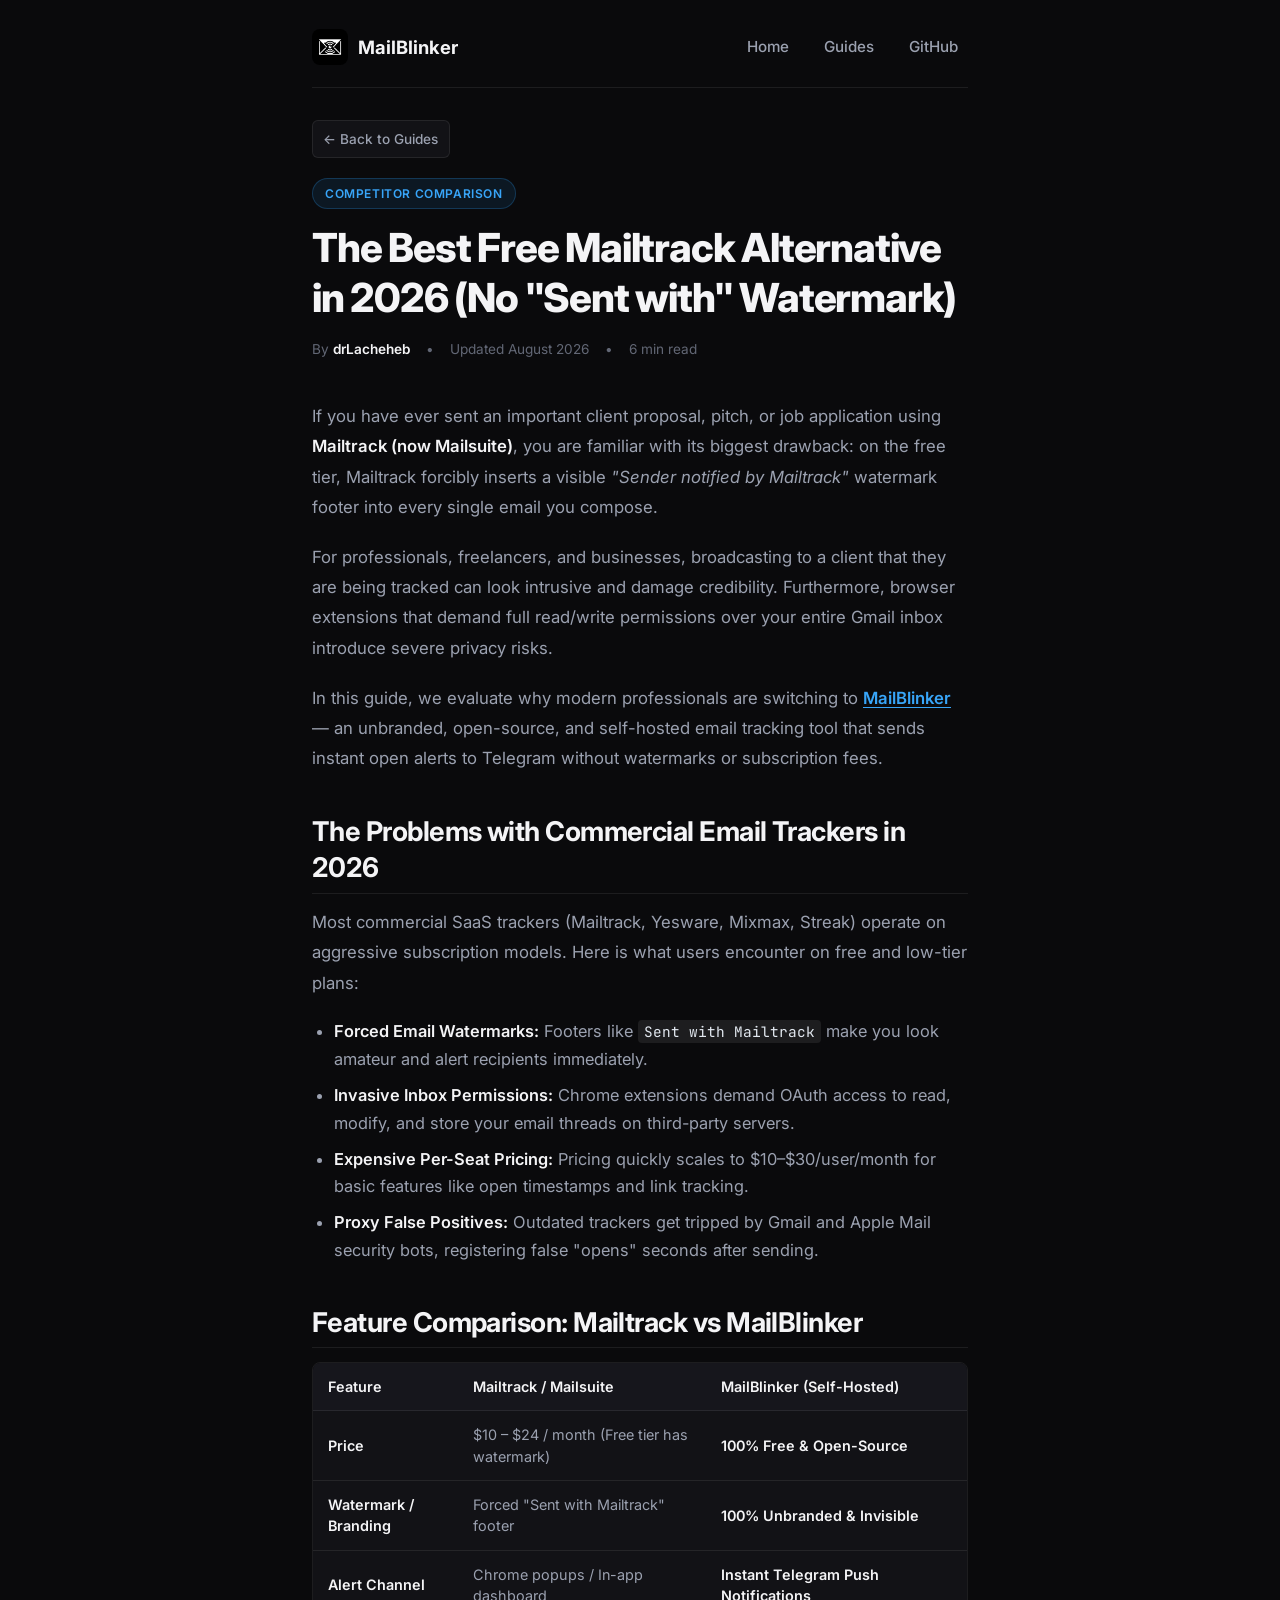
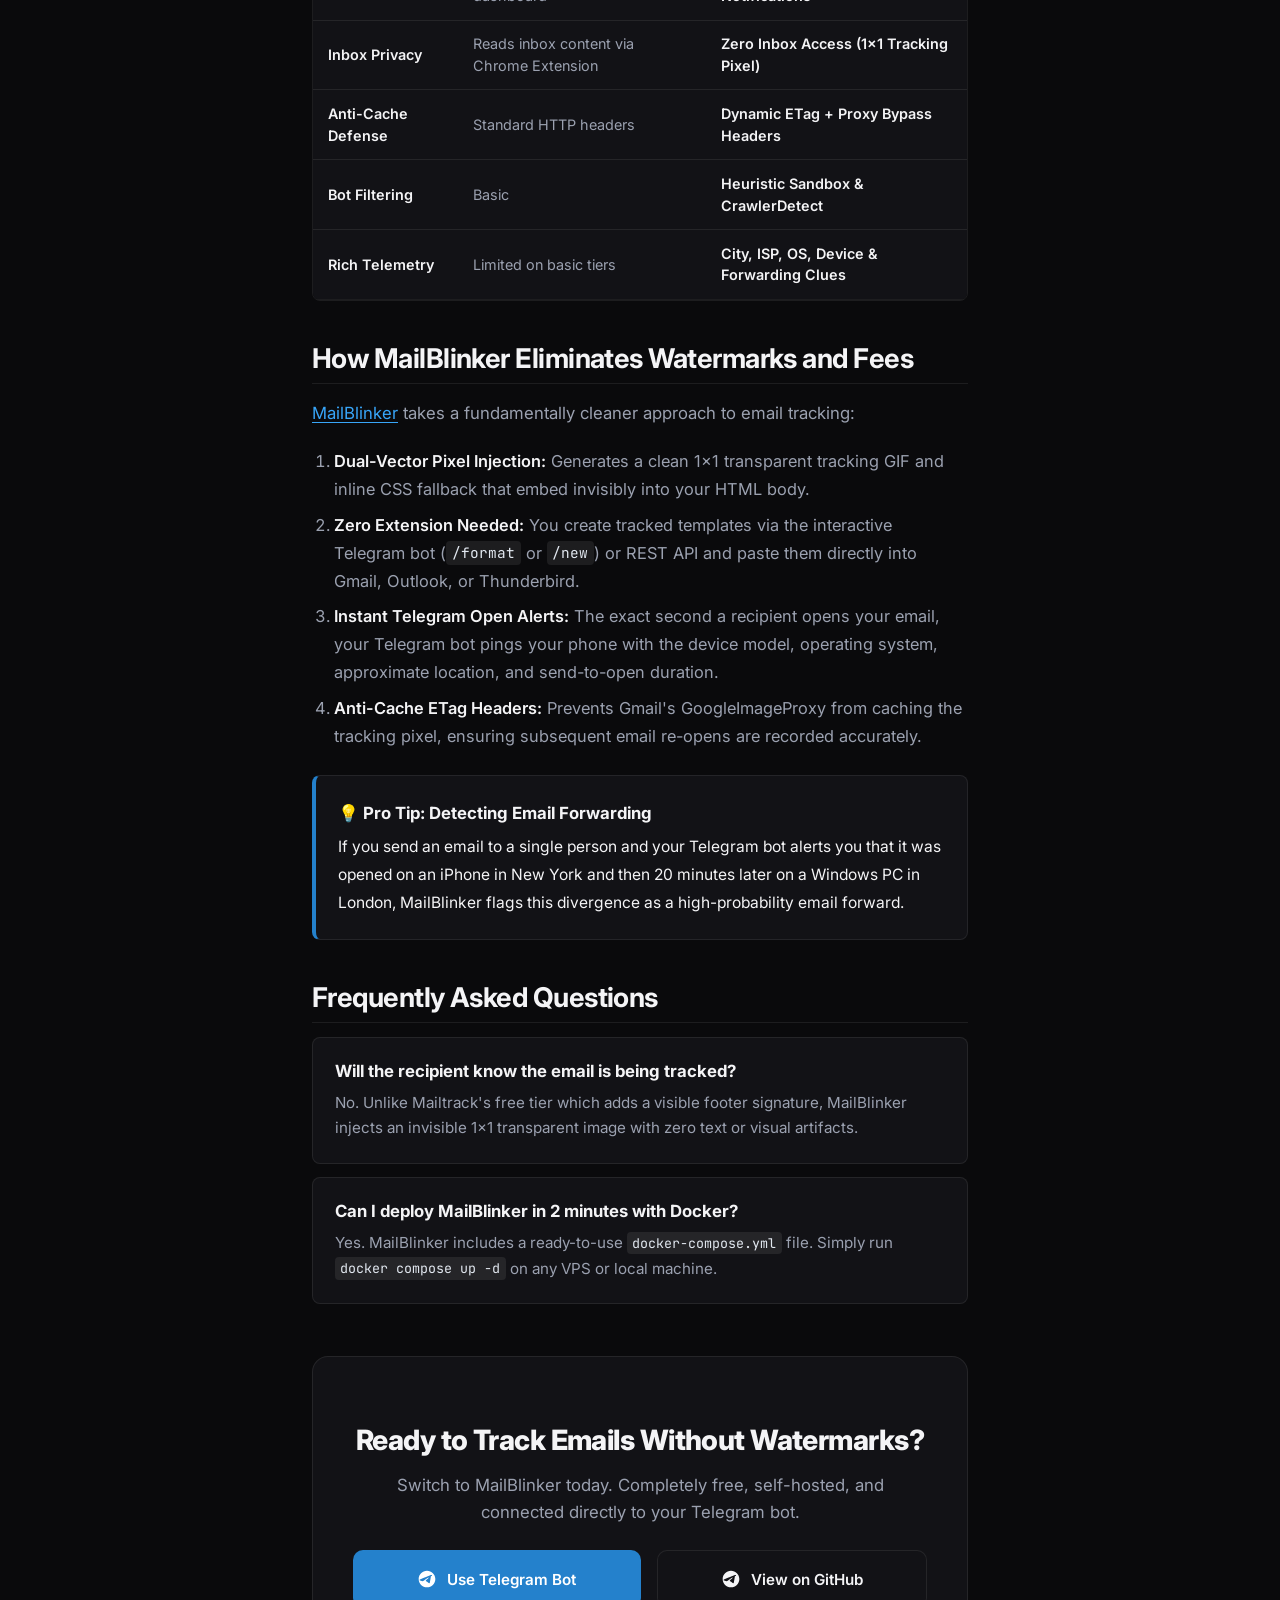
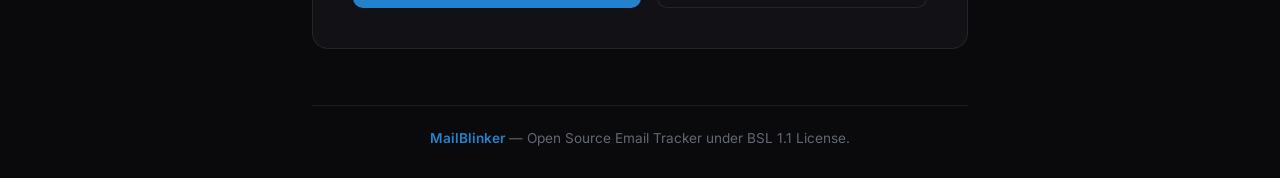
<file: docs/blog/mailtrack-alternative/index.html>
<!DOCTYPE html>
<html lang="en" prefix="og: https://ogp.me/ns#">

<head>
  <meta charset="UTF-8">
  <meta name="viewport" content="width=device-width, initial-scale=1.0">

  <!-- Primary Meta Tags -->
  <title>The Best Free Mailtrack Alternative in 2026 (No 'Sent with' Watermark) — MailBlinker</title>
  <meta name="title" content="The Best Free Mailtrack Alternative in 2026 (No 'Sent with' Watermark) — MailBlinker">
  <meta name="description"
    content="Looking for a free Mailtrack alternative without 'Sent with Mailtrack' signatures? Discover how MailBlinker provides 100% unbranded, self-hosted tracking with real-time Telegram alerts.">
  <meta name="keywords"
    content="mailtrack alternative, mailsuite alternative, free email tracker, email tracker without watermark, unbranded email tracker, self hosted email tracker, gmail read receipts, mailblinker">
  <meta name="author" content="drLacheheb">
  <meta name="robots" content="index, follow, max-image-preview:large, max-snippet:-1, max-video-preview:-1">
  <link rel="canonical" href="https://drLacheheb.github.io/MailBlinker/blog/mailtrack-alternative/">

  <!-- Favicons -->
  <link rel="icon" type="image/png" href="../../assets/logo.png">
  <link rel="apple-touch-icon" href="../../assets/logo.png">

  <!-- Open Graph -->
  <meta property="og:type" content="article">
  <meta property="og:url" content="https://drLacheheb.github.io/MailBlinker/blog/mailtrack-alternative/">
  <meta property="og:title" content="The Best Free Mailtrack Alternative in 2026 (No 'Sent with' Watermark)">
  <meta property="og:description"
    content="Compare Mailtrack (Mailsuite) vs MailBlinker: Zero watermarks, self-hosted privacy, and instant Telegram open alerts.">
  <meta property="og:image" content="https://drLacheheb.github.io/MailBlinker/assets/logo.png">
  <meta property="og:site_name" content="MailBlinker">

  <!-- Twitter Card -->
  <meta name="twitter:card" content="summary_large_image">
  <meta name="twitter:url" content="https://drLacheheb.github.io/MailBlinker/blog/mailtrack-alternative/">
  <meta name="twitter:title" content="The Best Free Mailtrack Alternative in 2026 (No 'Sent with' Watermark)">
  <meta name="twitter:description"
    content="Compare Mailtrack (Mailsuite) vs MailBlinker: Zero watermarks, self-hosted privacy, and instant Telegram open alerts.">
  <meta name="twitter:image" content="https://drLacheheb.github.io/MailBlinker/assets/logo.png">

  <!-- Schema.org JSON-LD Structured Data -->
  <script type="application/ld+json">
  {
    "@context": "https://schema.org",
    "@graph": [
      {
        "@type": "TechArticle",
        "@id": "https://drLacheheb.github.io/MailBlinker/blog/mailtrack-alternative/#article",
        "headline": "The Best Free Mailtrack Alternative in 2026 (No 'Sent with' Watermark)",
        "description": "A comprehensive comparison between commercial email trackers like Mailtrack/Mailsuite and open-source self-hosted solutions like MailBlinker.",
        "image": "https://drLacheheb.github.io/MailBlinker/assets/logo.png",
        "datePublished": "2026-08-14T00:00:00+00:00",
        "dateModified": "2026-08-14T00:00:00+00:00",
        "author": {
          "@type": "Person",
          "name": "drLacheheb",
          "url": "https://github.com/drLacheheb"
        },
        "publisher": {
          "@type": "Organization",
          "name": "MailBlinker",
          "logo": {
            "@type": "ImageObject",
            "url": "https://drLacheheb.github.io/MailBlinker/assets/logo.png"
          }
        },
        "mainEntityOfPage": "https://drLacheheb.github.io/MailBlinker/blog/mailtrack-alternative/"
      },
      {
        "@type": "FAQPage",
        "@id": "https://drLacheheb.github.io/MailBlinker/blog/mailtrack-alternative/#faq",
        "mainEntity": [
          {
            "@type": "Question",
            "name": "Why do people look for alternatives to Mailtrack?",
            "acceptedAnswer": {
              "@type": "Answer",
              "text": "Most users look for Mailtrack alternatives to remove the intrusive 'Sent with Mailtrack' signature on free tiers, avoid monthly subscription costs, and maintain email privacy without sharing inbox access with third-party Chrome extensions."
            }
          },
          {
            "@type": "Question",
            "name": "Is MailBlinker completely free and unbranded?",
            "acceptedAnswer": {
              "@type": "Answer",
              "text": "Yes. MailBlinker is open-source and free for personal use under BSL 1.1. It never injects signatures, footers, or watermarks into your emails."
            }
          },
          {
            "@type": "Question",
            "name": "How does MailBlinker alert you when an email is opened?",
            "acceptedAnswer": {
              "@type": "Answer",
              "text": "MailBlinker delivers real-time push notifications straight to your private Telegram chat, including recipient location, operating system, and open latency."
            }
          }
        ]
      }
    ]
  }
  </script>

  <!-- Typography & Styles -->
  <link rel="preconnect" href="https://fonts.googleapis.com">
  <link rel="preconnect" href="https://fonts.gstatic.com" crossorigin>
  <link
    href="https://fonts.googleapis.com/css2?family=Inter:wght@400;500;600;700;800&family=JetBrains+Mono:wght@400;500;600&display=swap"
    rel="stylesheet">
  <link rel="stylesheet" href="../style.css">
</head>

<body>

  <div class="blog-wrapper">
    <nav class="blog-nav">
      <a href="../../" class="nav-brand">
        <img src="../../assets/logo.png" alt="MailBlinker Logo" class="nav-logo" width="32" height="32">
        <span>MailBlinker</span>
      </a>
      <div class="nav-links">
        <a href="../../" class="nav-link">Home</a>
        <a href="../" class="nav-link">Guides</a>
        <a href="https://github.com/drLacheheb/MailBlinker" class="nav-link" target="_blank" rel="noopener">GitHub</a>
      </div>
    </nav>

    <main class="article-content">
      <a href="../" class="back-link">&larr; Back to Guides</a>
      <header class="article-header">
        <span class="badge">Competitor Comparison</span>
        <h1 class="article-title">The Best Free Mailtrack Alternative in 2026 (No "Sent with" Watermark)</h1>
        <div class="article-meta">
          <span>By <strong>drLacheheb</strong></span>
          <span>•</span>
          <span>Updated August 2026</span>
          <span>•</span>
          <span>6 min read</span>
        </div>
      </header>

      <p>
        If you have ever sent an important client proposal, pitch, or job application using <strong>Mailtrack (now Mailsuite)</strong>, you are familiar with its biggest drawback: on the free tier, Mailtrack forcibly inserts a visible <em>"Sender notified by Mailtrack"</em> watermark footer into every single email you compose.
      </p>

      <p>
        For professionals, freelancers, and businesses, broadcasting to a client that they are being tracked can look intrusive and damage credibility. Furthermore, browser extensions that demand full read/write permissions over your entire Gmail inbox introduce severe privacy risks.
      </p>

      <p>
        In this guide, we evaluate why modern professionals are switching to <strong><a href="../../">MailBlinker</a></strong> — an unbranded, open-source, and self-hosted email tracking tool that sends instant open alerts to Telegram without watermarks or subscription fees.
      </p>

      <h2>The Problems with Commercial Email Trackers in 2026</h2>
      <p>
        Most commercial SaaS trackers (Mailtrack, Yesware, Mixmax, Streak) operate on aggressive subscription models. Here is what users encounter on free and low-tier plans:
      </p>
      <ul>
        <li><strong>Forced Email Watermarks:</strong> Footers like <code>Sent with Mailtrack</code> make you look amateur and alert recipients immediately.</li>
        <li><strong>Invasive Inbox Permissions:</strong> Chrome extensions demand OAuth access to read, modify, and store your email threads on third-party servers.</li>
        <li><strong>Expensive Per-Seat Pricing:</strong> Pricing quickly scales to $10–$30/user/month for basic features like open timestamps and link tracking.</li>
        <li><strong>Proxy False Positives:</strong> Outdated trackers get tripped by Gmail and Apple Mail security bots, registering false "opens" seconds after sending.</li>
      </ul>

      <h2>Feature Comparison: Mailtrack vs MailBlinker</h2>
      <div class="table-responsive">
        <table>
          <thead>
            <tr>
              <th>Feature</th>
              <th>Mailtrack / Mailsuite</th>
              <th>MailBlinker (Self-Hosted)</th>
            </tr>
          </thead>
          <tbody>
            <tr>
              <td><strong>Price</strong></td>
              <td>$10 – $24 / month (Free tier has watermark)</td>
              <td><strong>100% Free & Open-Source</strong></td>
            </tr>
            <tr>
              <td><strong>Watermark / Branding</strong></td>
              <td>Forced "Sent with Mailtrack" footer</td>
              <td><strong>100% Unbranded & Invisible</strong></td>
            </tr>
            <tr>
              <td><strong>Alert Channel</strong></td>
              <td>Chrome popups / In-app dashboard</td>
              <td><strong>Instant Telegram Push Notifications</strong></td>
            </tr>
            <tr>
              <td><strong>Inbox Privacy</strong></td>
              <td>Reads inbox content via Chrome Extension</td>
              <td><strong>Zero Inbox Access (1x1 Tracking Pixel)</strong></td>
            </tr>
            <tr>
              <td><strong>Anti-Cache Defense</strong></td>
              <td>Standard HTTP headers</td>
              <td><strong>Dynamic ETag + Proxy Bypass Headers</strong></td>
            </tr>
            <tr>
              <td><strong>Bot Filtering</strong></td>
              <td>Basic</td>
              <td><strong>Heuristic Sandbox & CrawlerDetect</strong></td>
            </tr>
            <tr>
              <td><strong>Rich Telemetry</strong></td>
              <td>Limited on basic tiers</td>
              <td><strong>City, ISP, OS, Device & Forwarding Clues</strong></td>
            </tr>
          </tbody>
        </table>
      </div>

      <h2>How MailBlinker Eliminates Watermarks and Fees</h2>
      <p>
        <a href="../../">MailBlinker</a> takes a fundamentally cleaner approach to email tracking:
      </p>
      <ol>
        <li><strong>Dual-Vector Pixel Injection:</strong> Generates a clean 1x1 transparent tracking GIF and inline CSS fallback that embed invisibly into your HTML body.</li>
        <li><strong>Zero Extension Needed:</strong> You create tracked templates via the interactive Telegram bot (<code>/format</code> or <code>/new</code>) or REST API and paste them directly into Gmail, Outlook, or Thunderbird.</li>
        <li><strong>Instant Telegram Open Alerts:</strong> The exact second a recipient opens your email, your Telegram bot pings your phone with the device model, operating system, approximate location, and send-to-open duration.</li>
        <li><strong>Anti-Cache ETag Headers:</strong> Prevents Gmail's GoogleImageProxy from caching the tracking pixel, ensuring subsequent email re-opens are recorded accurately.</li>
      </ol>

      <div class="callout">
        <div class="callout-title">💡 Pro Tip: Detecting Email Forwarding</div>
        If you send an email to a single person and your Telegram bot alerts you that it was opened on an iPhone in New York and then 20 minutes later on a Windows PC in London, MailBlinker flags this divergence as a high-probability email forward.
      </div>

      <h2>Frequently Asked Questions</h2>
      <div class="faq-box">
        <div class="faq-q">Will the recipient know the email is being tracked?</div>
        <div class="faq-a">No. Unlike Mailtrack's free tier which adds a visible footer signature, MailBlinker injects an invisible 1x1 transparent image with zero text or visual artifacts.</div>
      </div>

      <div class="faq-box">
        <div class="faq-q">Can I deploy MailBlinker in 2 minutes with Docker?</div>
        <div class="faq-a">Yes. MailBlinker includes a ready-to-use <code>docker-compose.yml</code> file. Simply run <code>docker compose up -d</code> on any VPS or local machine.</div>
      </div>

      <div class="article-cta">
        <h3>Ready to Track Emails Without Watermarks?</h3>
        <p>Switch to MailBlinker today. Completely free, self-hosted, and connected directly to your Telegram bot.</p>
        <div class="cta-buttons">
          <a href="https://t.me/MailBlinker_Bot" class="btn btn-primary" target="_blank" rel="noopener noreferrer" aria-label="Start tracking with MailBlinker Telegram Bot">
            <svg width="20" height="20" viewBox="0 0 24 24" fill="currentColor" aria-hidden="true">
              <path
                d="M12 2C6.48 2 2 6.48 2 12s4.48 10 10 10 10-4.48 10-10S17.52 2 12 2zm4.64 6.8c-.15 1.58-.8 5.42-1.13 7.19-.14.75-.42 1-.68 1.03-.58.05-1.02-.38-1.58-.75-.88-.58-1.38-.94-2.23-1.5-.99-.65-.35-1.01.22-1.59.15-.15 2.71-2.48 2.76-2.69.01-.03.01-.14-.07-.19-.08-.05-.19-.02-.27 0-.12.03-1.99 1.27-5.62 3.72-.53.36-1.01.54-1.44.53-.47-.01-1.38-.27-2.05-.49-.83-.27-1.49-.42-1.43-.88.03-.24.37-.49 1.02-.75 3.99-1.74 6.66-2.88 8.01-3.44 3.81-1.59 4.6-1.87 5.12-1.88.11 0 .37.03.54.17.14.12.18.28.2.45-.02.07-.02.13-.03.22z" />
            </svg>
            <span>Use Telegram Bot</span>
          </a>
          <a href="https://github.com/drLacheheb/MailBlinker" class="btn btn-secondary" target="_blank" rel="noopener noreferrer" aria-label="View MailBlinker Open Source Code on GitHub">
            <svg width="20" height="20" viewBox="0 0 24 24" fill="currentColor" aria-hidden="true">
              <path fill-rule="evenodd" clip-rule="evenodd"
                d="M12 2C6.48 2 2 6.48 2 12s4.48 10 10 10 10-4.48 10-10S17.52 2 12 2zm4.64 6.8c-.15 1.58-.8 5.42-1.13 7.19-.14.75-.42 1-.68 1.03-.58.05-1.02-.38-1.58-.75-.88-.58-1.38-.94-2.23-1.5-.99-.65-.35-1.01.22-1.59.15-.15 2.71-2.48 2.76-2.69.01-.03.01-.14-.07-.19-.08-.05-.19-.02-.27 0-.12.03-1.99 1.27-5.62 3.72-.53.36-1.01.54-1.44.53-.47-.01-1.38-.27-2.05-.49-.83-.27-1.49-.42-1.43-.88.03-.24.37-.49 1.02-.75 3.99-1.74 6.66-2.88 8.01-3.44 3.81-1.59 4.6-1.87 5.12-1.88.11 0 .37.03.54.17.14.12.18.28.2.45-.02.07-.02.13-.03.22z" />
            </svg>
            <span>View on GitHub</span>
          </a>
        </div>
      </div>
    </main>

    <footer>
      <p><a href="../../">MailBlinker</a> — Open Source Email Tracker under BSL 1.1 License.</p>
    </footer>
  </div>

</body>

</html>
</file>
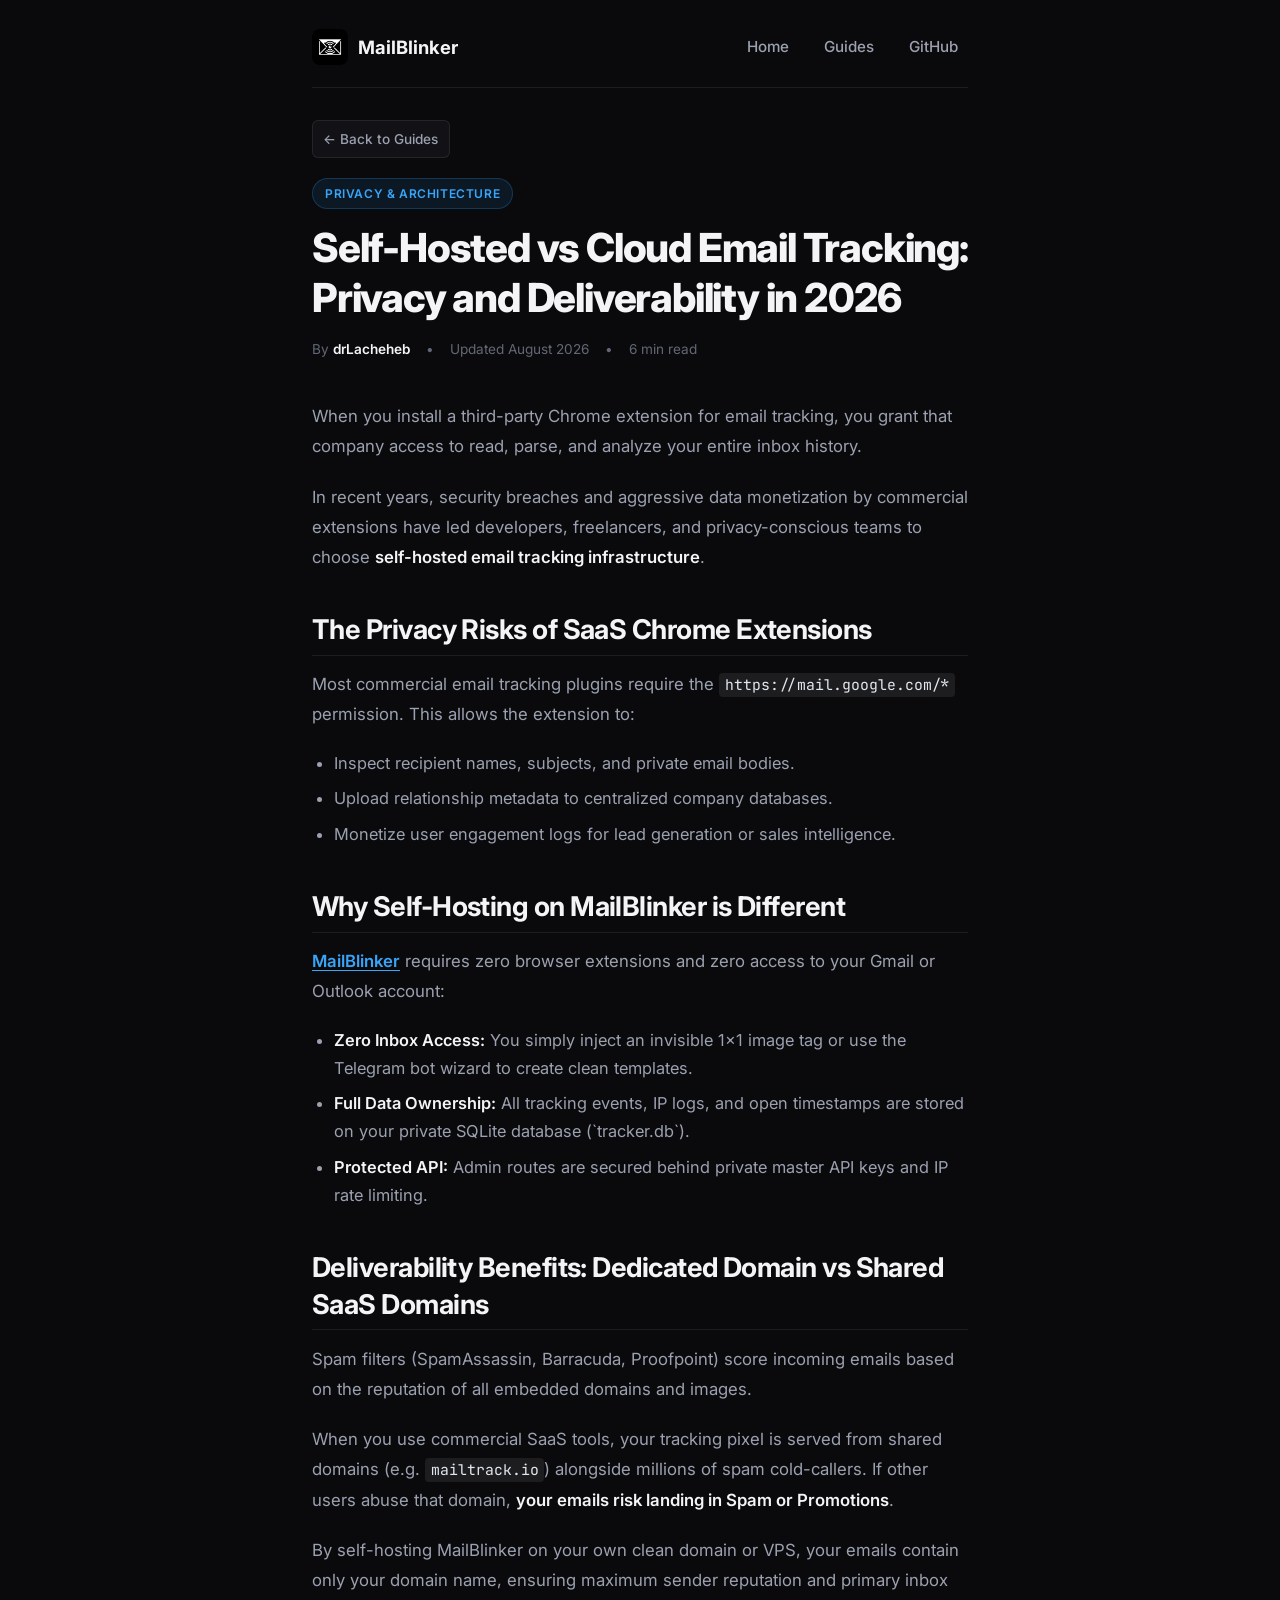
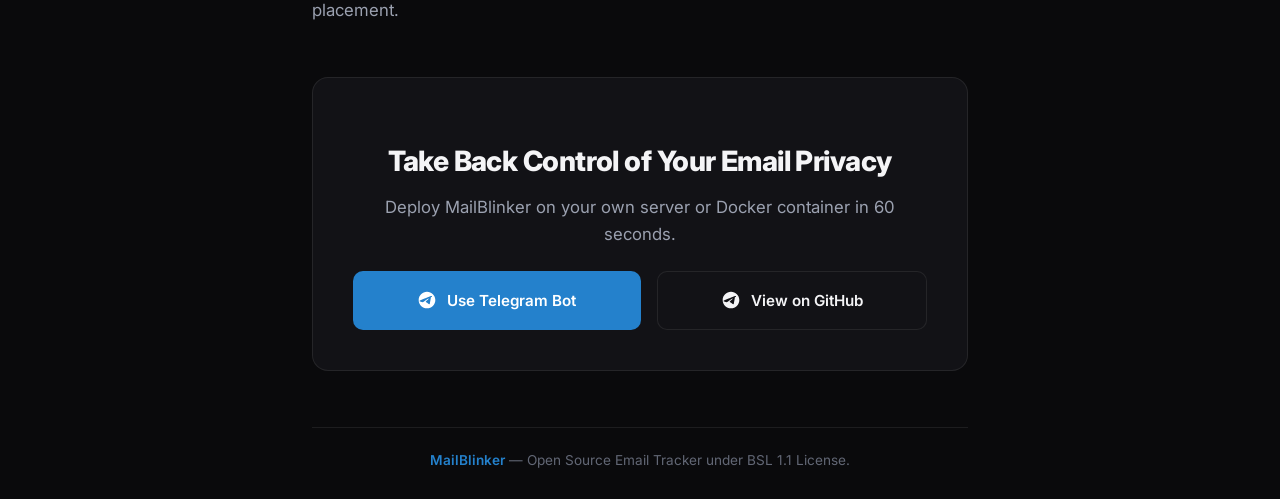
<file: docs/blog/self-hosted-email-tracking/index.html>
<!DOCTYPE html>
<html lang="en" prefix="og: https://ogp.me/ns#">

<head>
  <meta charset="UTF-8">
  <meta name="viewport" content="width=device-width, initial-scale=1.0">

  <!-- Primary Meta Tags -->
  <title>Self-Hosted vs Cloud Email Tracking: Privacy and Deliverability in 2026 — MailBlinker</title>
  <meta name="title" content="Self-Hosted vs Cloud Email Tracking: Privacy and Deliverability in 2026 — MailBlinker">
  <meta name="description"
    content="Why developers and privacy-conscious teams are replacing SaaS email extensions with self-hosted tracking infrastructure. Learn the privacy and deliverability benefits.">
  <meta name="keywords"
    content="self hosted email tracking, private email tracker, open source email tracker, email deliverability tracking pixel, gdpr email tracking, mailblinker">
  <meta name="author" content="drLacheheb">
  <meta name="robots" content="index, follow, max-image-preview:large, max-snippet:-1, max-video-preview:-1">
  <link rel="canonical" href="https://drLacheheb.github.io/MailBlinker/blog/self-hosted-email-tracking/">

  <!-- Favicons -->
  <link rel="icon" type="image/png" href="../../assets/logo.png">
  <link rel="apple-touch-icon" href="../../assets/logo.png">

  <!-- Open Graph -->
  <meta property="og:type" content="article">
  <meta property="og:url" content="https://drLacheheb.github.io/MailBlinker/blog/self-hosted-email-tracking/">
  <meta property="og:title" content="Self-Hosted vs Cloud Email Tracking: Privacy and Deliverability in 2026">
  <meta property="og:description"
    content="Why self-hosting your email tracking infrastructure protects your inbox privacy and boosts email deliverability.">
  <meta property="og:image" content="https://drLacheheb.github.io/MailBlinker/assets/logo.png">
  <meta property="og:site_name" content="MailBlinker">

  <!-- Twitter Card -->
  <meta name="twitter:card" content="summary_large_image">
  <meta name="twitter:url" content="https://drLacheheb.github.io/MailBlinker/blog/self-hosted-email-tracking/">
  <meta name="twitter:title" content="Self-Hosted vs Cloud Email Tracking: Privacy and Deliverability in 2026">
  <meta name="twitter:description"
    content="Why self-hosting your email tracking infrastructure protects your inbox privacy and boosts email deliverability.">
  <meta name="twitter:image" content="https://drLacheheb.github.io/MailBlinker/assets/logo.png">

  <!-- Schema.org JSON-LD Structured Data -->
  <script type="application/ld+json">
  {
    "@context": "https://schema.org",
    "@graph": [
      {
        "@type": "TechArticle",
        "@id": "https://drLacheheb.github.io/MailBlinker/blog/self-hosted-email-tracking/#article",
        "headline": "Self-Hosted vs Cloud Email Tracking: Privacy and Deliverability in 2026",
        "description": "An analysis of privacy, deliverability, and data ownership differences between SaaS email trackers and self-hosted tools.",
        "image": "https://drLacheheb.github.io/MailBlinker/assets/logo.png",
        "datePublished": "2026-08-14T00:00:00+00:00",
        "dateModified": "2026-08-14T00:00:00+00:00",
        "author": {
          "@type": "Person",
          "name": "drLacheheb",
          "url": "https://github.com/drLacheheb"
        },
        "publisher": {
          "@type": "Organization",
          "name": "MailBlinker",
          "logo": {
            "@type": "ImageObject",
            "url": "https://drLacheheb.github.io/MailBlinker/assets/logo.png"
          }
        },
        "mainEntityOfPage": "https://drLacheheb.github.io/MailBlinker/blog/self-hosted-email-tracking/"
      }
    ]
  }
  </script>

  <!-- Typography & Styles -->
  <link rel="preconnect" href="https://fonts.googleapis.com">
  <link rel="preconnect" href="https://fonts.gstatic.com" crossorigin>
  <link
    href="https://fonts.googleapis.com/css2?family=Inter:wght@400;500;600;700;800&family=JetBrains+Mono:wght@400;500;600&display=swap"
    rel="stylesheet">
  <link rel="stylesheet" href="../style.css">
</head>

<body>

  <div class="blog-wrapper">
    <nav class="blog-nav">
      <a href="../../" class="nav-brand">
        <img src="../../assets/logo.png" alt="MailBlinker Logo" class="nav-logo" width="32" height="32">
        <span>MailBlinker</span>
      </a>
      <div class="nav-links">
        <a href="../../" class="nav-link">Home</a>
        <a href="../" class="nav-link">Guides</a>
        <a href="https://github.com/drLacheheb/MailBlinker" class="nav-link" target="_blank" rel="noopener">GitHub</a>
      </div>
    </nav>

    <main class="article-content">
      <a href="../" class="back-link">&larr; Back to Guides</a>
      <header class="article-header">
        <span class="badge">Privacy & Architecture</span>
        <h1 class="article-title">Self-Hosted vs Cloud Email Tracking: Privacy and Deliverability in 2026</h1>
        <div class="article-meta">
          <span>By <strong>drLacheheb</strong></span>
          <span>•</span>
          <span>Updated August 2026</span>
          <span>•</span>
          <span>6 min read</span>
        </div>
      </header>

      <p>
        When you install a third-party Chrome extension for email tracking, you grant that company access to read, parse, and analyze your entire inbox history.
      </p>

      <p>
        In recent years, security breaches and aggressive data monetization by commercial extensions have led developers, freelancers, and privacy-conscious teams to choose <strong>self-hosted email tracking infrastructure</strong>.
      </p>

      <h2>The Privacy Risks of SaaS Chrome Extensions</h2>
      <p>
        Most commercial email tracking plugins require the <code>https://mail.google.com/*</code> permission. This allows the extension to:
      </p>
      <ul>
        <li>Inspect recipient names, subjects, and private email bodies.</li>
        <li>Upload relationship metadata to centralized company databases.</li>
        <li>Monetize user engagement logs for lead generation or sales intelligence.</li>
      </ul>

      <h2>Why Self-Hosting on MailBlinker is Different</h2>
      <p>
        <strong><a href="../../">MailBlinker</a></strong> requires zero browser extensions and zero access to your Gmail or Outlook account:
      </p>
      <ul>
        <li><strong>Zero Inbox Access:</strong> You simply inject an invisible 1x1 image tag or use the Telegram bot wizard to create clean templates.</li>
        <li><strong>Full Data Ownership:</strong> All tracking events, IP logs, and open timestamps are stored on your private SQLite database (`tracker.db`).</li>
        <li><strong>Protected API:</strong> Admin routes are secured behind private master API keys and IP rate limiting.</li>
      </ul>

      <h2>Deliverability Benefits: Dedicated Domain vs Shared SaaS Domains</h2>
      <p>
        Spam filters (SpamAssassin, Barracuda, Proofpoint) score incoming emails based on the reputation of all embedded domains and images.
      </p>
      <p>
        When you use commercial SaaS tools, your tracking pixel is served from shared domains (e.g. <code>mailtrack.io</code>) alongside millions of spam cold-callers. If other users abuse that domain, <strong>your emails risk landing in Spam or Promotions</strong>.
      </p>
      <p>
        By self-hosting MailBlinker on your own clean domain or VPS, your emails contain only your domain name, ensuring maximum sender reputation and primary inbox placement.
      </p>

      <div class="article-cta">
        <h3>Take Back Control of Your Email Privacy</h3>
        <p>Deploy MailBlinker on your own server or Docker container in 60 seconds.</p>
        <div class="cta-buttons">
          <a href="https://t.me/MailBlinker_Bot" class="btn btn-primary" target="_blank" rel="noopener noreferrer" aria-label="Start tracking with MailBlinker Telegram Bot">
            <svg width="20" height="20" viewBox="0 0 24 24" fill="currentColor" aria-hidden="true">
              <path
                d="M12 2C6.48 2 2 6.48 2 12s4.48 10 10 10 10-4.48 10-10S17.52 2 12 2zm4.64 6.8c-.15 1.58-.8 5.42-1.13 7.19-.14.75-.42 1-.68 1.03-.58.05-1.02-.38-1.58-.75-.88-.58-1.38-.94-2.23-1.5-.99-.65-.35-1.01.22-1.59.15-.15 2.71-2.48 2.76-2.69.01-.03.01-.14-.07-.19-.08-.05-.19-.02-.27 0-.12.03-1.99 1.27-5.62 3.72-.53.36-1.01.54-1.44.53-.47-.01-1.38-.27-2.05-.49-.83-.27-1.49-.42-1.43-.88.03-.24.37-.49 1.02-.75 3.99-1.74 6.66-2.88 8.01-3.44 3.81-1.59 4.6-1.87 5.12-1.88.11 0 .37.03.54.17.14.12.18.28.2.45-.02.07-.02.13-.03.22z" />
            </svg>
            <span>Use Telegram Bot</span>
          </a>
          <a href="https://github.com/drLacheheb/MailBlinker" class="btn btn-secondary" target="_blank" rel="noopener noreferrer" aria-label="View MailBlinker Open Source Code on GitHub">
            <svg width="20" height="20" viewBox="0 0 24 24" fill="currentColor" aria-hidden="true">
              <path fill-rule="evenodd" clip-rule="evenodd"
                d="M12 2C6.48 2 2 6.48 2 12s4.48 10 10 10 10-4.48 10-10S17.52 2 12 2zm4.64 6.8c-.15 1.58-.8 5.42-1.13 7.19-.14.75-.42 1-.68 1.03-.58.05-1.02-.38-1.58-.75-.88-.58-1.38-.94-2.23-1.5-.99-.65-.35-1.01.22-1.59.15-.15 2.71-2.48 2.76-2.69.01-.03.01-.14-.07-.19-.08-.05-.19-.02-.27 0-.12.03-1.99 1.27-5.62 3.72-.53.36-1.01.54-1.44.53-.47-.01-1.38-.27-2.05-.49-.83-.27-1.49-.42-1.43-.88.03-.24.37-.49 1.02-.75 3.99-1.74 6.66-2.88 8.01-3.44 3.81-1.59 4.6-1.87 5.12-1.88.11 0 .37.03.54.17.14.12.18.28.2.45-.02.07-.02.13-.03.22z" />
            </svg>
            <span>View on GitHub</span>
          </a>
        </div>
      </div>
    </main>

    <footer>
      <p><a href="../../">MailBlinker</a> — Open Source Email Tracker under BSL 1.1 License.</p>
    </footer>
  </div>

</body>

</html>
</file>
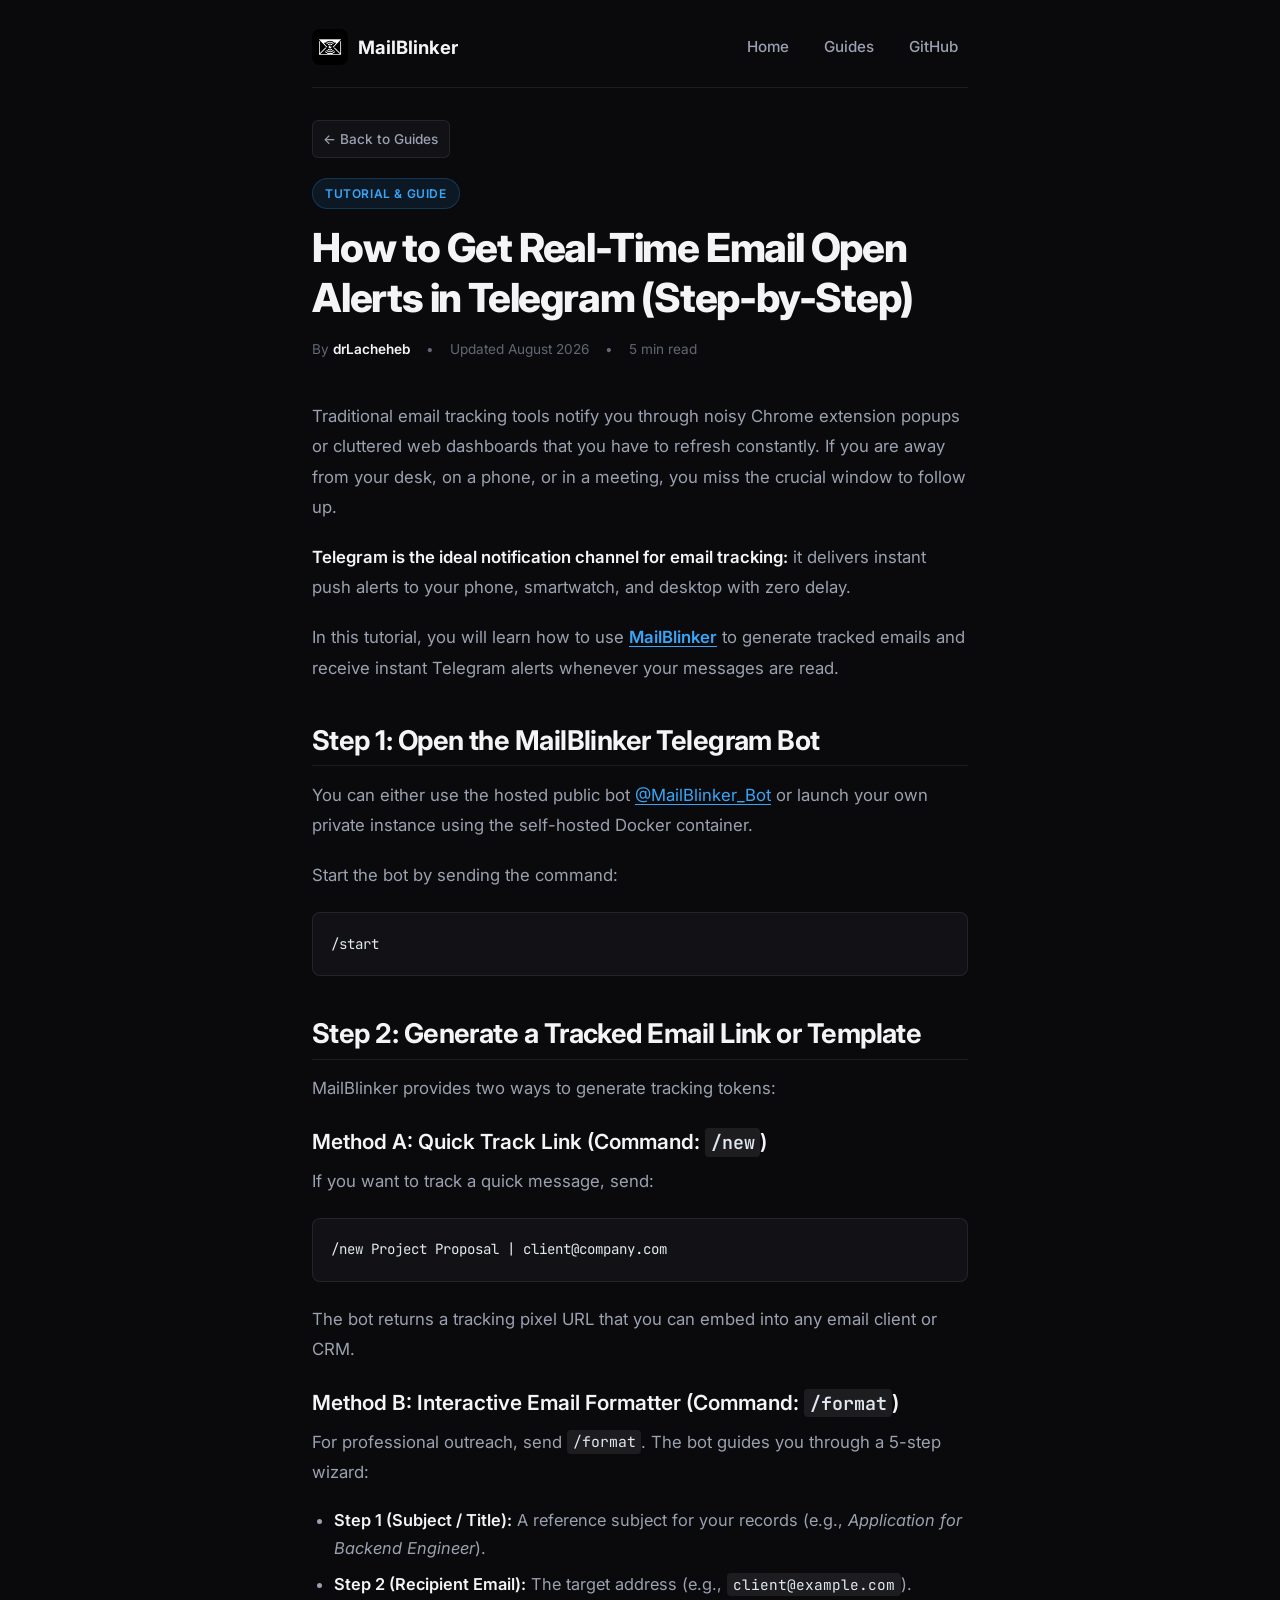
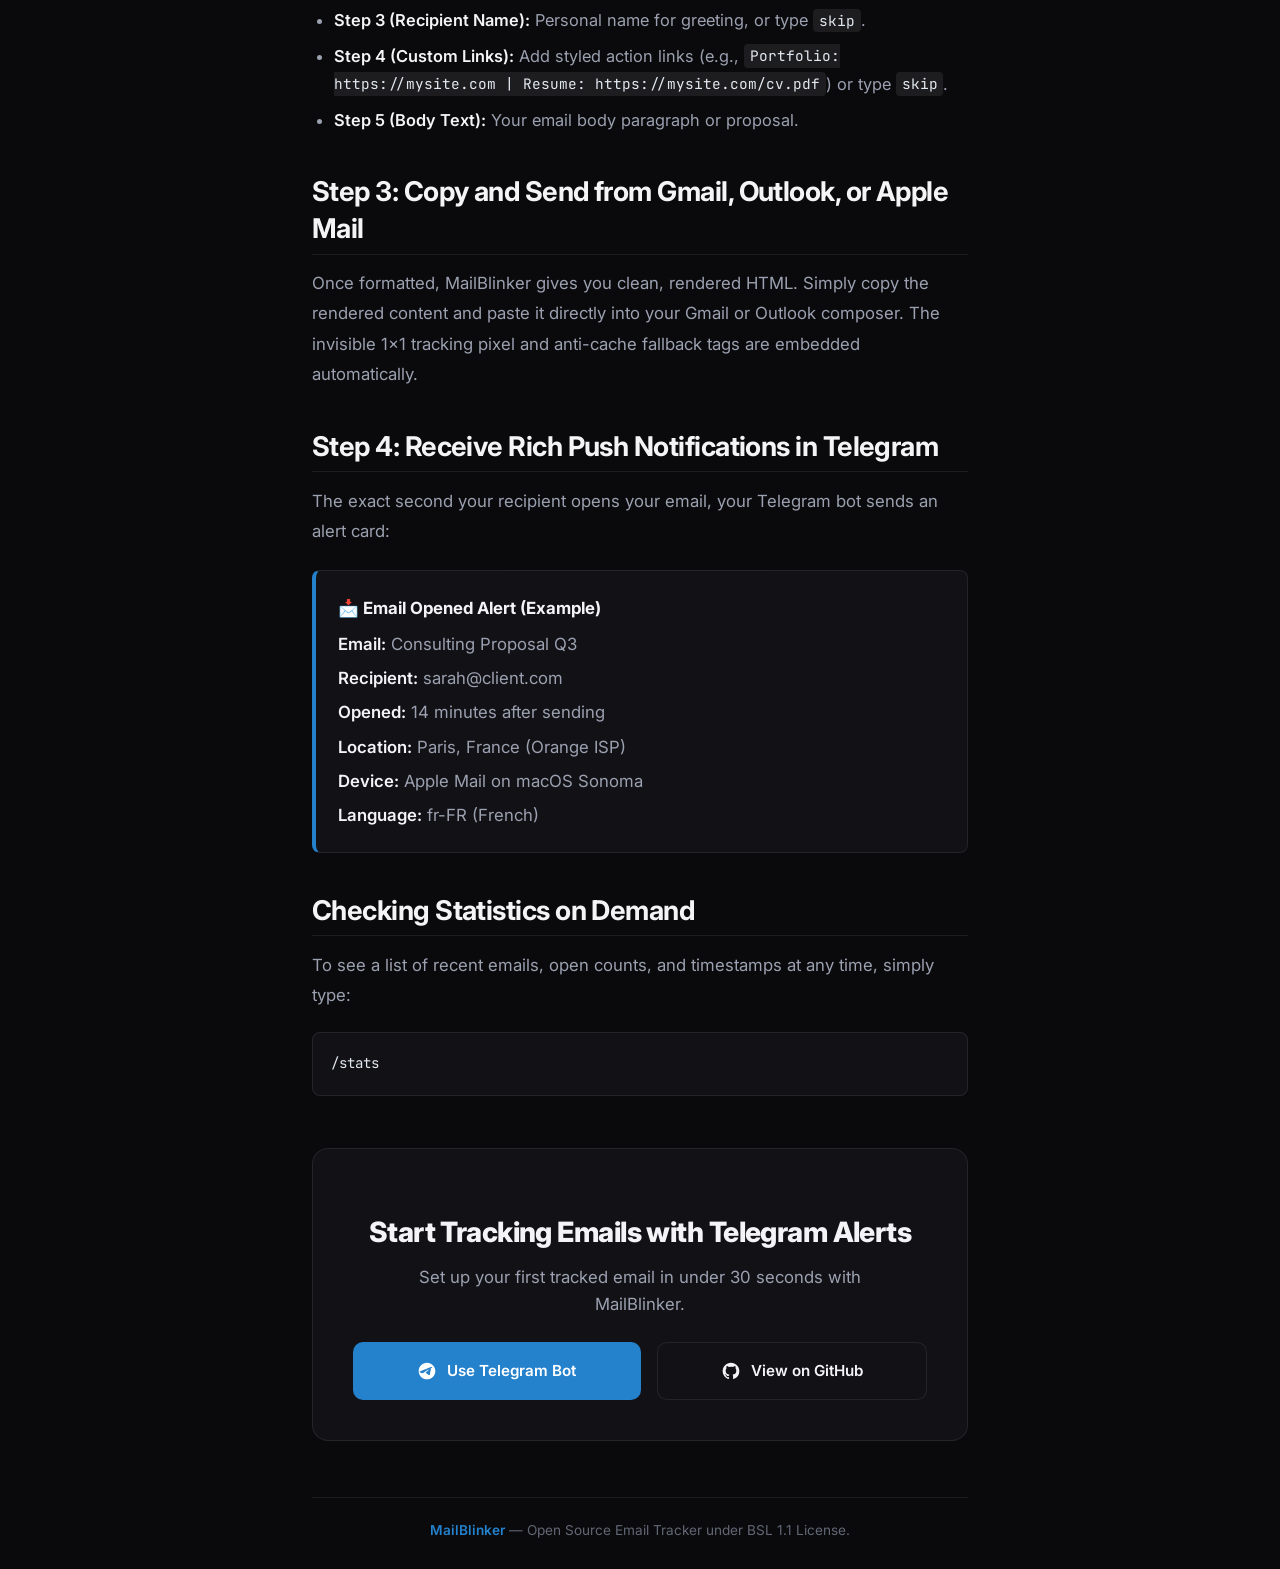
<file: docs/blog/telegram-email-tracker/index.html>
<!DOCTYPE html>
<html lang="en" prefix="og: https://ogp.me/ns#">

<head>
  <meta charset="UTF-8">
  <meta name="viewport" content="width=device-width, initial-scale=1.0">

  <!-- Primary Meta Tags -->
  <title>How to Get Real-Time Email Open Alerts in Telegram (Step-by-Step) — MailBlinker</title>
  <meta name="title" content="How to Get Real-Time Email Open Alerts in Telegram (Step-by-Step) — MailBlinker">
  <meta name="description"
    content="Learn how to track email opens and receive instant push notifications on your phone via Telegram. Complete tutorial using the free, self-hosted MailBlinker bot.">
  <meta name="keywords"
    content="telegram email tracker, telegram email bot, real time email alerts, email open notification telegram, track gmail opens telegram, mailblinker telegram bot, python telegram email tracker">
  <meta name="author" content="drLacheheb">
  <meta name="robots" content="index, follow, max-image-preview:large, max-snippet:-1, max-video-preview:-1">
  <link rel="canonical" href="https://drLacheheb.github.io/MailBlinker/blog/telegram-email-tracker/">

  <!-- Favicons -->
  <link rel="icon" type="image/png" href="../../assets/logo.png">
  <link rel="apple-touch-icon" href="../../assets/logo.png">

  <!-- Open Graph -->
  <meta property="og:type" content="article">
  <meta property="og:url" content="https://drLacheheb.github.io/MailBlinker/blog/telegram-email-tracker/">
  <meta property="og:title" content="How to Get Real-Time Email Open Alerts in Telegram (Step-by-Step)">
  <meta property="og:description"
    content="Turn Telegram into your personal email tracking command center. Get notified the exact second a client opens your email.">
  <meta property="og:image" content="https://drLacheheb.github.io/MailBlinker/assets/logo.png">
  <meta property="og:site_name" content="MailBlinker">

  <!-- Twitter Card -->
  <meta name="twitter:card" content="summary_large_image">
  <meta name="twitter:url" content="https://drLacheheb.github.io/MailBlinker/blog/telegram-email-tracker/">
  <meta name="twitter:title" content="How to Get Real-Time Email Open Alerts in Telegram (Step-by-Step)">
  <meta name="twitter:description"
    content="Turn Telegram into your personal email tracking command center with MailBlinker.">
  <meta name="twitter:image" content="https://drLacheheb.github.io/MailBlinker/assets/logo.png">

  <!-- Schema.org JSON-LD Structured Data -->
  <script type="application/ld+json">
  {
    "@context": "https://schema.org",
    "@graph": [
      {
        "@type": "HowTo",
        "@id": "https://drLacheheb.github.io/MailBlinker/blog/telegram-email-tracker/#howto",
        "name": "How to Get Real-Time Email Open Alerts in Telegram",
        "description": "Step-by-step instructions on setting up a self-hosted email tracker that sends push alerts to Telegram.",
        "image": "https://drLacheheb.github.io/MailBlinker/assets/logo.png",
        "step": [
          {
            "@type": "HowToStep",
            "name": "Start MailBlinker Bot",
            "text": "Connect with @MailBlinker_Bot on Telegram or deploy your own self-hosted instance using Docker.",
            "url": "https://drLacheheb.github.io/MailBlinker/blog/telegram-email-tracker/#step1"
          },
          {
            "@type": "HowToStep",
            "name": "Generate a Tracked Email",
            "text": "Use the /format or /new command in Telegram to create a formatted email template with an embedded tracking pixel.",
            "url": "https://drLacheheb.github.io/MailBlinker/blog/telegram-email-tracker/#step2"
          },
          {
            "@type": "HowToStep",
            "name": "Send in Gmail or Outlook",
            "text": "Copy the generated formatted email into your email composer and send to your recipient.",
            "url": "https://drLacheheb.github.io/MailBlinker/blog/telegram-email-tracker/#step3"
          },
          {
            "@type": "HowToStep",
            "name": "Receive Telegram Push Notifications",
            "text": "Receive an instant Telegram alert containing device, location, and open timestamp the moment the recipient views the message.",
            "url": "https://drLacheheb.github.io/MailBlinker/blog/telegram-email-tracker/#step4"
          }
        ]
      }
    ]
  }
  </script>

  <!-- Typography & Styles -->
  <link rel="preconnect" href="https://fonts.googleapis.com">
  <link rel="preconnect" href="https://fonts.gstatic.com" crossorigin>
  <link
    href="https://fonts.googleapis.com/css2?family=Inter:wght@400;500;600;700;800&family=JetBrains+Mono:wght@400;500;600&display=swap"
    rel="stylesheet">
  <link rel="stylesheet" href="../style.css">
</head>

<body>

  <div class="blog-wrapper">
    <nav class="blog-nav">
      <a href="../../" class="nav-brand">
        <img src="../../assets/logo.png" alt="MailBlinker Logo" class="nav-logo" width="32" height="32">
        <span>MailBlinker</span>
      </a>
      <div class="nav-links">
        <a href="../../" class="nav-link">Home</a>
        <a href="../" class="nav-link">Guides</a>
        <a href="https://github.com/drLacheheb/MailBlinker" class="nav-link" target="_blank" rel="noopener">GitHub</a>
      </div>
    </nav>

    <main class="article-content">
      <a href="../" class="back-link">&larr; Back to Guides</a>
      <header class="article-header">
        <span class="badge">Tutorial & Guide</span>
        <h1 class="article-title">How to Get Real-Time Email Open Alerts in Telegram (Step-by-Step)</h1>
        <div class="article-meta">
          <span>By <strong>drLacheheb</strong></span>
          <span>•</span>
          <span>Updated August 2026</span>
          <span>•</span>
          <span>5 min read</span>
        </div>
      </header>

      <p>
        Traditional email tracking tools notify you through noisy Chrome extension popups or cluttered web dashboards that you have to refresh constantly. If you are away from your desk, on a phone, or in a meeting, you miss the crucial window to follow up.
      </p>

      <p>
        <strong>Telegram is the ideal notification channel for email tracking:</strong> it delivers instant push alerts to your phone, smartwatch, and desktop with zero delay.
      </p>

      <p>
        In this tutorial, you will learn how to use <strong><a href="../../">MailBlinker</a></strong> to generate tracked emails and receive instant Telegram alerts whenever your messages are read.
      </p>

      <h2 id="step1">Step 1: Open the MailBlinker Telegram Bot</h2>
      <p>
        You can either use the hosted public bot <a href="https://t.me/MailBlinker_Bot" target="_blank" rel="noopener">@MailBlinker_Bot</a> or launch your own private instance using the self-hosted Docker container.
      </p>
      <p>
        Start the bot by sending the command:
      </p>
      <pre><code>/start</code></pre>

      <h2 id="step2">Step 2: Generate a Tracked Email Link or Template</h2>
      <p>
        MailBlinker provides two ways to generate tracking tokens:
      </p>

      <h3>Method A: Quick Track Link (Command: <code>/new</code>)</h3>
      <p>
        If you want to track a quick message, send:
      </p>
      <pre><code>/new Project Proposal | client@company.com</code></pre>
      <p>
        The bot returns a tracking pixel URL that you can embed into any email client or CRM.
      </p>

      <h3>Method B: Interactive Email Formatter (Command: <code>/format</code>)</h3>
      <p>
        For professional outreach, send <code>/format</code>. The bot guides you through a 5-step wizard:
      </p>
      <ul>
        <li><strong>Step 1 (Subject / Title):</strong> A reference subject for your records (e.g., <em>Application for Backend Engineer</em>).</li>
        <li><strong>Step 2 (Recipient Email):</strong> The target address (e.g., <code>client@example.com</code>).</li>
        <li><strong>Step 3 (Recipient Name):</strong> Personal name for greeting, or type <code>skip</code>.</li>
        <li><strong>Step 4 (Custom Links):</strong> Add styled action links (e.g., <code>Portfolio: https://mysite.com | Resume: https://mysite.com/cv.pdf</code>) or type <code>skip</code>.</li>
        <li><strong>Step 5 (Body Text):</strong> Your email body paragraph or proposal.</li>
      </ul>

      <h2 id="step3">Step 3: Copy and Send from Gmail, Outlook, or Apple Mail</h2>
      <p>
        Once formatted, MailBlinker gives you clean, rendered HTML. Simply copy the rendered content and paste it directly into your Gmail or Outlook composer. The invisible 1x1 tracking pixel and anti-cache fallback tags are embedded automatically.
      </p>

      <h2 id="step4">Step 4: Receive Rich Push Notifications in Telegram</h2>
      <p>
        The exact second your recipient opens your email, your Telegram bot sends an alert card:
      </p>

      <div class="callout">
        <div class="callout-title">📩 Email Opened Alert (Example)</div>
        <p style="margin-bottom: 0.25rem;"><strong>Email:</strong> Consulting Proposal Q3</p>
        <p style="margin-bottom: 0.25rem;"><strong>Recipient:</strong> sarah@client.com</p>
        <p style="margin-bottom: 0.25rem;"><strong>Opened:</strong> 14 minutes after sending</p>
        <p style="margin-bottom: 0.25rem;"><strong>Location:</strong> Paris, France (Orange ISP)</p>
        <p style="margin-bottom: 0.25rem;"><strong>Device:</strong> Apple Mail on macOS Sonoma</p>
        <p style="margin-bottom: 0;"><strong>Language:</strong> fr-FR (French)</p>
      </div>

      <h2>Checking Statistics on Demand</h2>
      <p>
        To see a list of recent emails, open counts, and timestamps at any time, simply type:
      </p>
      <pre><code>/stats</code></pre>

      <div class="article-cta">
        <h3>Start Tracking Emails with Telegram Alerts</h3>
        <p>Set up your first tracked email in under 30 seconds with MailBlinker.</p>
        <div class="cta-buttons">
          <a href="https://t.me/MailBlinker_Bot" class="btn btn-primary" target="_blank" rel="noopener noreferrer" aria-label="Start tracking with MailBlinker Telegram Bot">
            <svg width="20" height="20" viewBox="0 0 24 24" fill="currentColor" aria-hidden="true">
              <path
                d="M12 2C6.48 2 2 6.48 2 12s4.48 10 10 10 10-4.48 10-10S17.52 2 12 2zm4.64 6.8c-.15 1.58-.8 5.42-1.13 7.19-.14.75-.42 1-.68 1.03-.58.05-1.02-.38-1.58-.75-.88-.58-1.38-.94-2.23-1.5-.99-.65-.35-1.01.22-1.59.15-.15 2.71-2.48 2.76-2.69.01-.03.01-.14-.07-.19-.08-.05-.19-.02-.27 0-.12.03-1.99 1.27-5.62 3.72-.53.36-1.01.54-1.44.53-.47-.01-1.38-.27-2.05-.49-.83-.27-1.49-.42-1.43-.88.03-.24.37-.49 1.02-.75 3.99-1.74 6.66-2.88 8.01-3.44 3.81-1.59 4.6-1.87 5.12-1.88.11 0 .37.03.54.17.14.12.18.28.2.45-.02.07-.02.13-.03.22z" />
            </svg>
            <span>Use Telegram Bot</span>
          </a>
          <a href="https://github.com/drLacheheb/MailBlinker" class="btn btn-secondary" target="_blank" rel="noopener noreferrer" aria-label="View MailBlinker Open Source Code on GitHub">
            <svg width="20" height="20" viewBox="0 0 24 24" fill="currentColor" aria-hidden="true">
              <path fill-rule="evenodd" clip-rule="evenodd"
                d="M12 2C6.477 2 2 6.484 2 12.017c0 4.425 2.865 8.18 6.839 9.504.5.092.682-.217.682-.483 0-.237-.008-.868-.013-1.703-2.782.605-3.369-1.343-3.369-1.343-.454-1.158-1.11-1.466-1.11-1.466-.908-.62.069-.608.069-.608 1.003.07 1.53 1.032 1.53 1.032.892 1.53 2.341 1.088 2.91.832.092-.647.35-1.088.636-1.338-2.22-.253-4.555-1.113-4.555-4.951 0-1.093.39-1.988 1.029-2.688-.103-.253-.446-1.272.098-2.65 0 0 .84-.27 2.75 1.026A9.564 9.564 0 0112 6.844c.85.004 1.705.115 2.504.337 1.909-1.296 2.747-1.027 2.747-1.027.546 1.379.202 2.398.1 2.651.64.7 1.028 1.595 1.028 2.688 0 3.848-2.339 4.695-4.566 4.943.359.309.678.92.678 1.855 0 1.338-.012 2.419-.012 2.747 0 .268.18.58.688.482A10.019 10.019 0 0022 12.017C22 6.484 17.522 2 12 2z" />
            </svg>
            <span>View on GitHub</span>
          </a>
        </div>
      </div>
    </main>

    <footer>
      <p><a href="../../">MailBlinker</a> — Open Source Email Tracker under BSL 1.1 License.</p>
    </footer>
  </div>

</body>

</html>
</file>
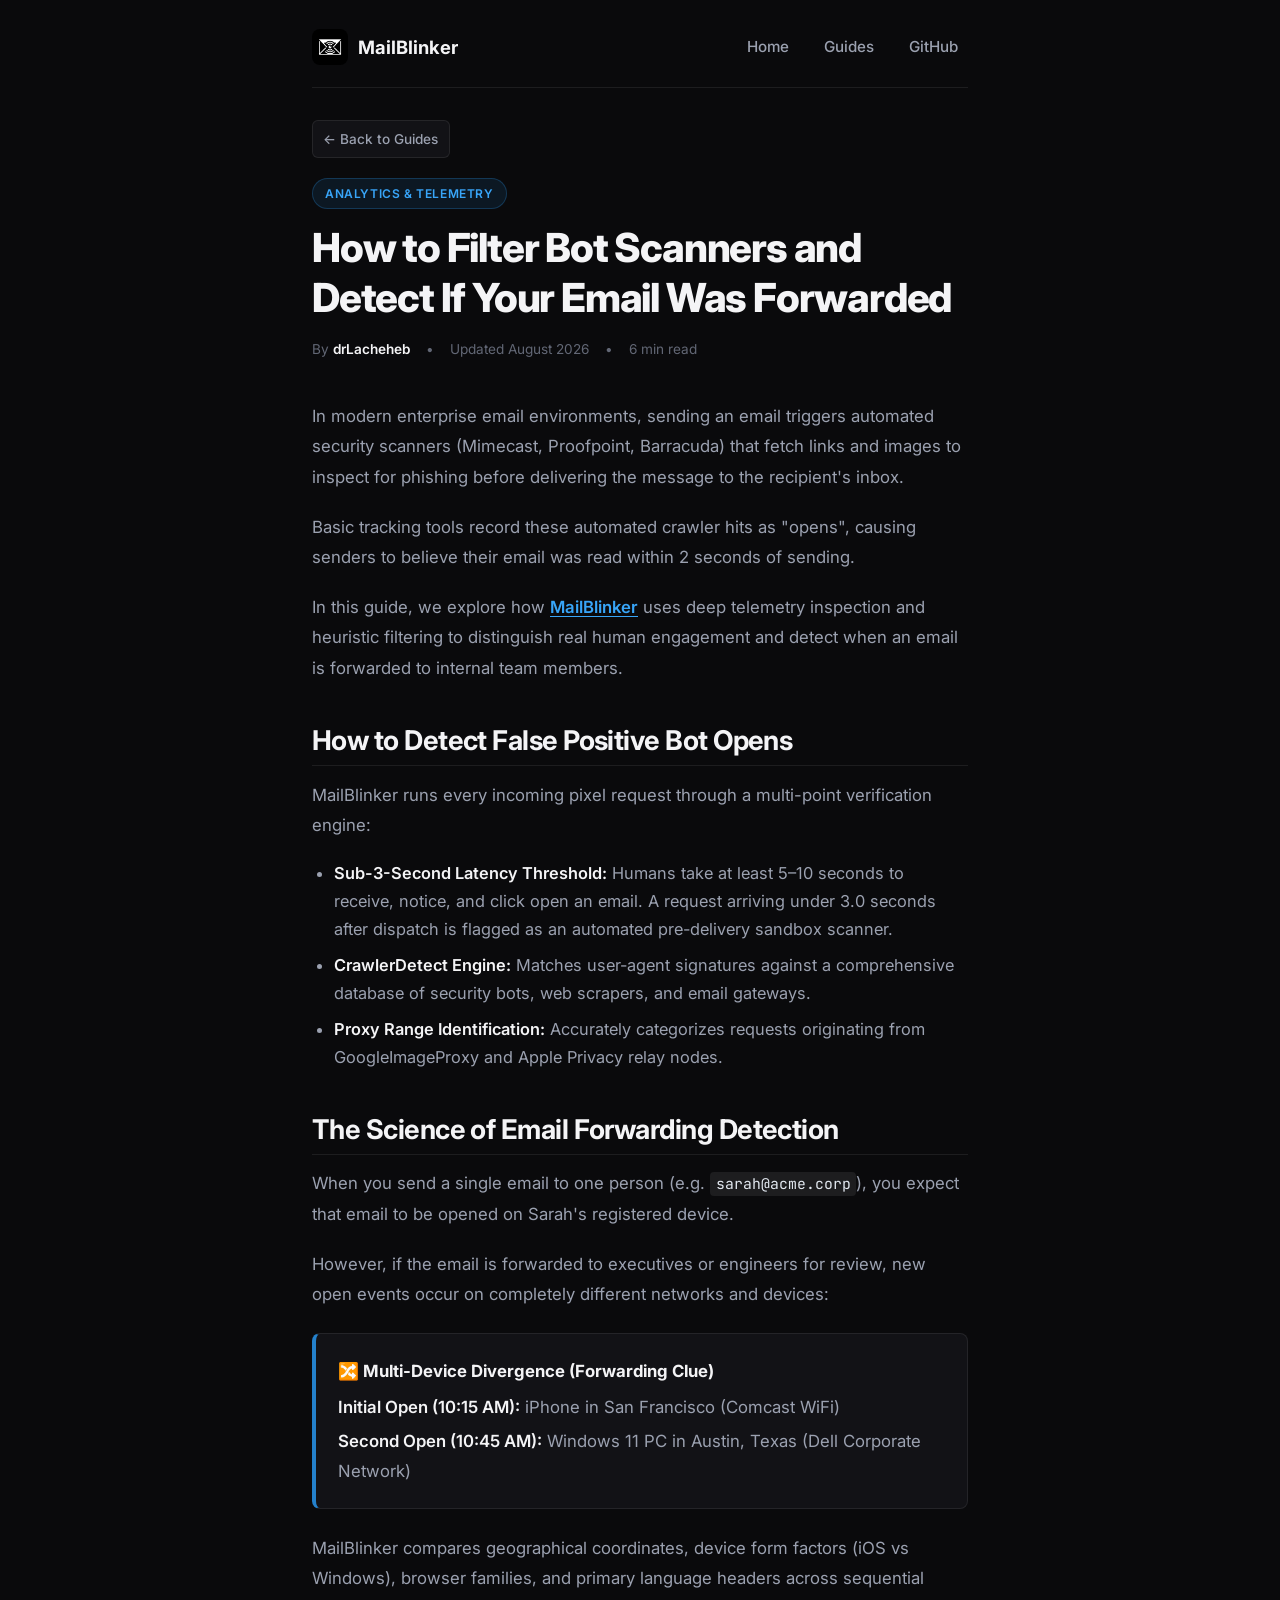
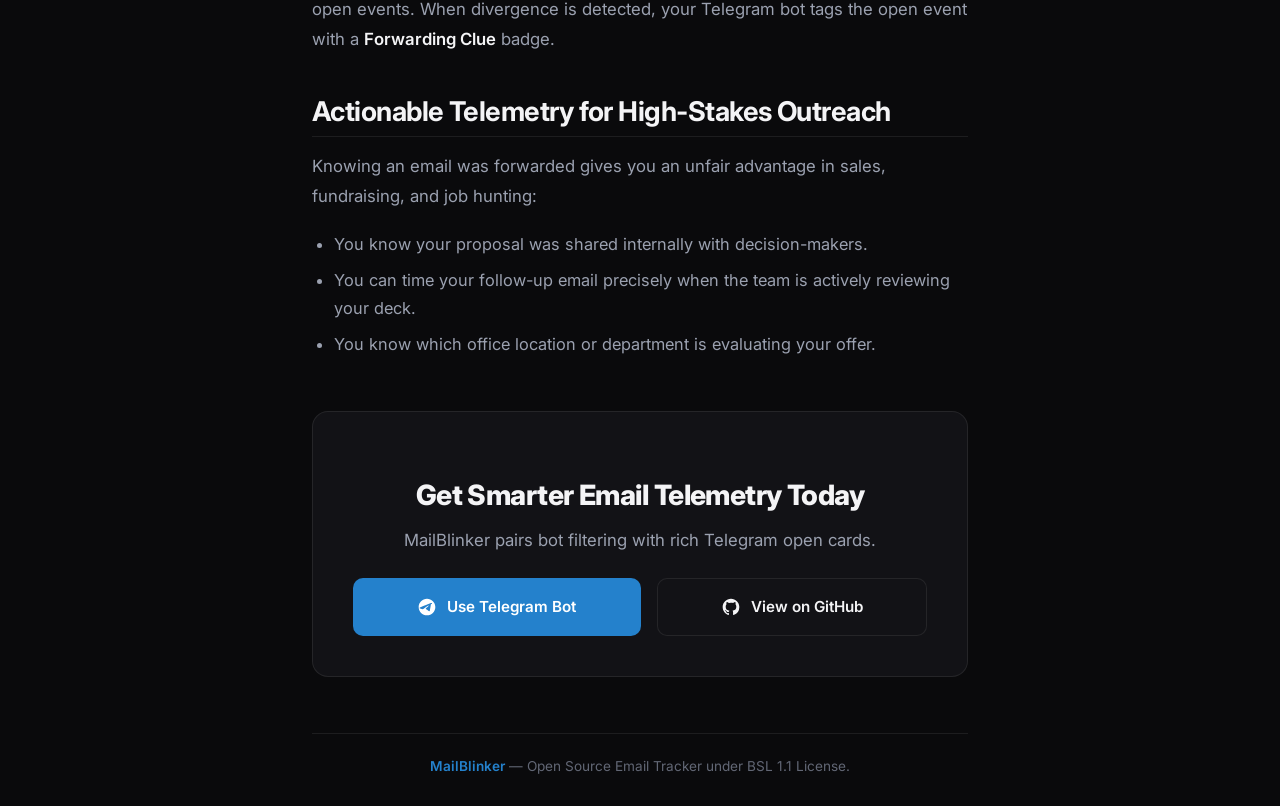
<file: docs/blog/detect-email-forwarding-bots.html>
<!DOCTYPE html>
<html lang="en" prefix="og: https://ogp.me/ns#">

<head>
  <meta charset="UTF-8">
  <meta name="viewport" content="width=device-width, initial-scale=1.0">

  <!-- Primary Meta Tags -->
  <title>How to Filter Bot Scanners and Detect If Your Email Was Forwarded — MailBlinker</title>
  <meta name="title" content="How to Filter Bot Scanners and Detect If Your Email Was Forwarded — MailBlinker">
  <meta name="description"
    content="Discover how rich telemetry (IP divergence, OS detection, latency heuristics) reveals when an email is forwarded to colleagues and eliminates false-positive bot opens.">
  <meta name="keywords"
    content="how to tell if email was forwarded, email forwarding detection, filter email bots, email tracking telemetry, detect forwarded email pixel, mailblinker">
  <meta name="author" content="drLacheheb">
  <meta name="robots" content="index, follow, max-image-preview:large, max-snippet:-1, max-video-preview:-1">
  <link rel="canonical" href="https://drLacheheb.github.io/MailBlinker/blog/detect-email-forwarding-bots.html">

  <!-- Favicons -->
  <link rel="icon" type="image/png" href="../assets/logo.png">
  <link rel="apple-touch-icon" href="../assets/logo.png">

  <!-- Open Graph -->
  <meta property="og:type" content="article">
  <meta property="og:url" content="https://drLacheheb.github.io/MailBlinker/blog/detect-email-forwarding-bots.html">
  <meta property="og:title" content="How to Filter Bot Scanners and Detect If Your Email Was Forwarded">
  <meta property="og:description"
    content="Use device telemetry and latency heuristics to know if your proposal was forwarded to decision-makers.">
  <meta property="og:image" content="https://drLacheheb.github.io/MailBlinker/assets/logo.png">
  <meta property="og:site_name" content="MailBlinker">

  <!-- Twitter Card -->
  <meta name="twitter:card" content="summary_large_image">
  <meta name="twitter:url" content="https://drLacheheb.github.io/MailBlinker/blog/detect-email-forwarding-bots.html">
  <meta name="twitter:title" content="How to Filter Bot Scanners and Detect If Your Email Was Forwarded">
  <meta name="twitter:description"
    content="Use device telemetry and latency heuristics to know if your proposal was forwarded to decision-makers.">
  <meta name="twitter:image" content="https://drLacheheb.github.io/MailBlinker/assets/logo.png">

  <!-- Schema.org JSON-LD Structured Data -->
  <script type="application/ld+json">
  {
    "@context": "https://schema.org",
    "@graph": [
      {
        "@type": "TechArticle",
        "@id": "https://drLacheheb.github.io/MailBlinker/blog/detect-email-forwarding-bots.html#article",
        "headline": "How to Filter Bot Scanners and Detect If Your Email Was Forwarded",
        "description": "A guide on using device divergence, ISP network lookup, and CrawlerDetect heuristics to identify true human opens and forwarded threads.",
        "image": "https://drLacheheb.github.io/MailBlinker/assets/logo.png",
        "datePublished": "2026-08-14T00:00:00+00:00",
        "dateModified": "2026-08-14T00:00:00+00:00",
        "author": {
          "@type": "Person",
          "name": "drLacheheb",
          "url": "https://github.com/drLacheheb"
        },
        "publisher": {
          "@type": "Organization",
          "name": "MailBlinker",
          "logo": {
            "@type": "ImageObject",
            "url": "https://drLacheheb.github.io/MailBlinker/assets/logo.png"
          }
        },
        "mainEntityOfPage": "https://drLacheheb.github.io/MailBlinker/blog/detect-email-forwarding-bots.html"
      }
    ]
  }
  </script>

  <!-- Typography & Styles -->
  <link rel="preconnect" href="https://fonts.googleapis.com">
  <link rel="preconnect" href="https://fonts.gstatic.com" crossorigin>
  <link
    href="https://fonts.googleapis.com/css2?family=Inter:wght@400;500;600;700;800&family=JetBrains+Mono:wght@400;500;600&display=swap"
    rel="stylesheet">
  <link rel="stylesheet" href="style.css">
</head>

<body>

  <div class="blog-wrapper">
    <nav class="blog-nav">
      <a href="../" class="nav-brand">
        <img src="../assets/logo.png" alt="MailBlinker Logo" class="nav-logo" width="32" height="32">
        <span>MailBlinker</span>
      </a>
      <div class="nav-links">
        <a href="../" class="nav-link">Home</a>
        <a href="./" class="nav-link">Guides</a>
        <a href="https://github.com/drLacheheb/MailBlinker" class="nav-link" target="_blank" rel="noopener">GitHub</a>
      </div>
    </nav>

    <main class="article-content">
      <a href="./" class="back-link">&larr; Back to Guides</a>
      <header class="article-header">
        <span class="badge">Analytics & Telemetry</span>
        <h1 class="article-title">How to Filter Bot Scanners and Detect If Your Email Was Forwarded</h1>
        <div class="article-meta">
          <span>By <strong>drLacheheb</strong></span>
          <span>•</span>
          <span>Updated August 2026</span>
          <span>•</span>
          <span>6 min read</span>
        </div>
      </header>

      <p>
        In modern enterprise email environments, sending an email triggers automated security scanners (Mimecast, Proofpoint, Barracuda) that fetch links and images to inspect for phishing before delivering the message to the recipient's inbox.
      </p>

      <p>
        Basic tracking tools record these automated crawler hits as "opens", causing senders to believe their email was read within 2 seconds of sending.
      </p>

      <p>
        In this guide, we explore how <strong><a href="../">MailBlinker</a></strong> uses deep telemetry inspection and heuristic filtering to distinguish real human engagement and detect when an email is forwarded to internal team members.
      </p>

      <h2>How to Detect False Positive Bot Opens</h2>
      <p>
        MailBlinker runs every incoming pixel request through a multi-point verification engine:
      </p>
      <ul>
        <li><strong>Sub-3-Second Latency Threshold:</strong> Humans take at least 5–10 seconds to receive, notice, and click open an email. A request arriving under 3.0 seconds after dispatch is flagged as an automated pre-delivery sandbox scanner.</li>
        <li><strong>CrawlerDetect Engine:</strong> Matches user-agent signatures against a comprehensive database of security bots, web scrapers, and email gateways.</li>
        <li><strong>Proxy Range Identification:</strong> Accurately categorizes requests originating from GoogleImageProxy and Apple Privacy relay nodes.</li>
      </ul>

      <h2>The Science of Email Forwarding Detection</h2>
      <p>
        When you send a single email to one person (e.g. <code>sarah@acme.corp</code>), you expect that email to be opened on Sarah's registered device.
      </p>
      <p>
        However, if the email is forwarded to executives or engineers for review, new open events occur on completely different networks and devices:
      </p>

      <div class="callout">
        <div class="callout-title">🔀 Multi-Device Divergence (Forwarding Clue)</div>
        <p style="margin-bottom: 0.25rem;"><strong>Initial Open (10:15 AM):</strong> iPhone in San Francisco (Comcast WiFi)</p>
        <p style="margin-bottom: 0;"><strong>Second Open (10:45 AM):</strong> Windows 11 PC in Austin, Texas (Dell Corporate Network)</p>
      </div>

      <p>
        MailBlinker compares geographical coordinates, device form factors (iOS vs Windows), browser families, and primary language headers across sequential open events. When divergence is detected, your Telegram bot tags the open event with a <strong>Forwarding Clue</strong> badge.
      </p>

      <h2>Actionable Telemetry for High-Stakes Outreach</h2>
      <p>
        Knowing an email was forwarded gives you an unfair advantage in sales, fundraising, and job hunting:
      </p>
      <ul>
        <li>You know your proposal was shared internally with decision-makers.</li>
        <li>You can time your follow-up email precisely when the team is actively reviewing your deck.</li>
        <li>You know which office location or department is evaluating your offer.</li>
      </ul>

      <div class="article-cta">
        <h3>Get Smarter Email Telemetry Today</h3>
        <p>MailBlinker pairs bot filtering with rich Telegram open cards.</p>
        <div class="cta-buttons">
          <a href="https://t.me/MailBlinker_Bot" class="btn btn-primary" target="_blank" rel="noopener noreferrer" aria-label="Start tracking with MailBlinker Telegram Bot">
            <svg width="20" height="20" viewBox="0 0 24 24" fill="currentColor" aria-hidden="true">
              <path
                d="M12 2C6.48 2 2 6.48 2 12s4.48 10 10 10 10-4.48 10-10S17.52 2 12 2zm4.64 6.8c-.15 1.58-.8 5.42-1.13 7.19-.14.75-.42 1-.68 1.03-.58.05-1.02-.38-1.58-.75-.88-.58-1.38-.94-2.23-1.5-.99-.65-.35-1.01.22-1.59.15-.15 2.71-2.48 2.76-2.69.01-.03.01-.14-.07-.19-.08-.05-.19-.02-.27 0-.12.03-1.99 1.27-5.62 3.72-.53.36-1.01.54-1.44.53-.47-.01-1.38-.27-2.05-.49-.83-.27-1.49-.42-1.43-.88.03-.24.37-.49 1.02-.75 3.99-1.74 6.66-2.88 8.01-3.44 3.81-1.59 4.6-1.87 5.12-1.88.11 0 .37.03.54.17.14.12.18.28.2.45-.02.07-.02.13-.03.22z" />
            </svg>
            <span>Use Telegram Bot</span>
          </a>
          <a href="https://github.com/drLacheheb/MailBlinker" class="btn btn-secondary" target="_blank" rel="noopener noreferrer" aria-label="View MailBlinker Open Source Code on GitHub">
            <svg width="20" height="20" viewBox="0 0 24 24" fill="currentColor" aria-hidden="true">
              <path fill-rule="evenodd" clip-rule="evenodd"
                d="M12 2C6.48 2 2 6.48 2 12.017c0 4.425 2.865 8.18 6.839 9.504.5.092.682-.217.682-.483 0-.237-.008-.868-.013-1.703-2.782.605-3.369-1.343-3.369-1.343-.454-1.158-1.11-1.466-1.11-1.466-.908-.62.069-.608.069-.608 1.003.07 1.53 1.032 1.53 1.032.892 1.53 2.341 1.088 2.91.832.092-.647.35-1.088.636-1.338-2.22-.253-4.555-1.113-4.555-4.951 0-1.093.39-1.988 1.029-2.688-.103-.253-.446-1.272.098-2.65 0 0 .84-.27 2.75 1.026A9.564 9.564 0 0112 6.844c.85.004 1.705.115 2.504.337 1.909-1.296 2.747-1.027 2.747-1.027.546 1.379.202 2.398.1 2.651.64.7 1.028 1.595 1.028 2.688 0 3.848-2.339 4.695-4.566 4.943.359.309.678.92.678 1.855 0 1.338-.012 2.419-.012 2.747 0 .268.18.58.688.482A10.019 10.019 0 0022 12.017C22 6.484 17.522 2 12 2z" />
            </svg>
            <span>View on GitHub</span>
          </a>
        </div>
      </div>
    </main>

    <footer>
      <p><a href="../">MailBlinker</a> — Open Source Email Tracker under BSL 1.1 License.</p>
    </footer>
  </div>

</body>

</html>
</file>
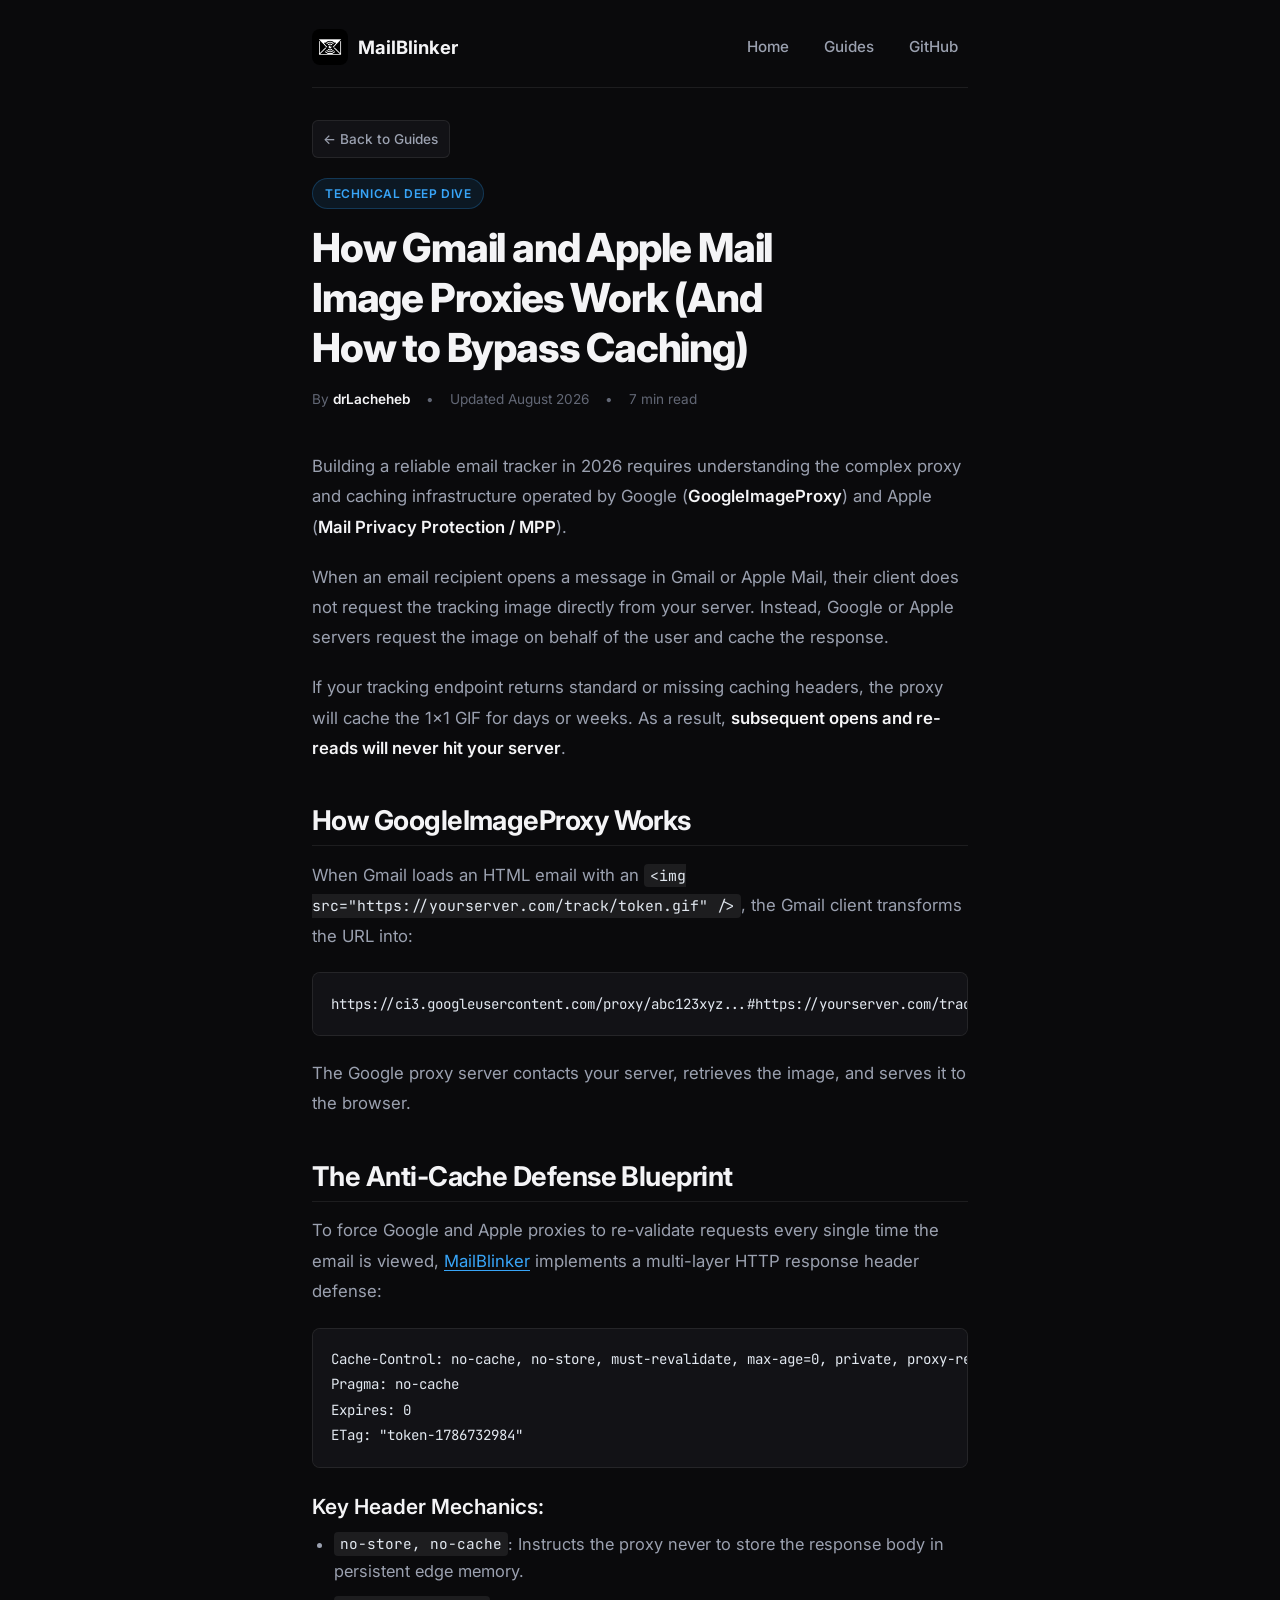
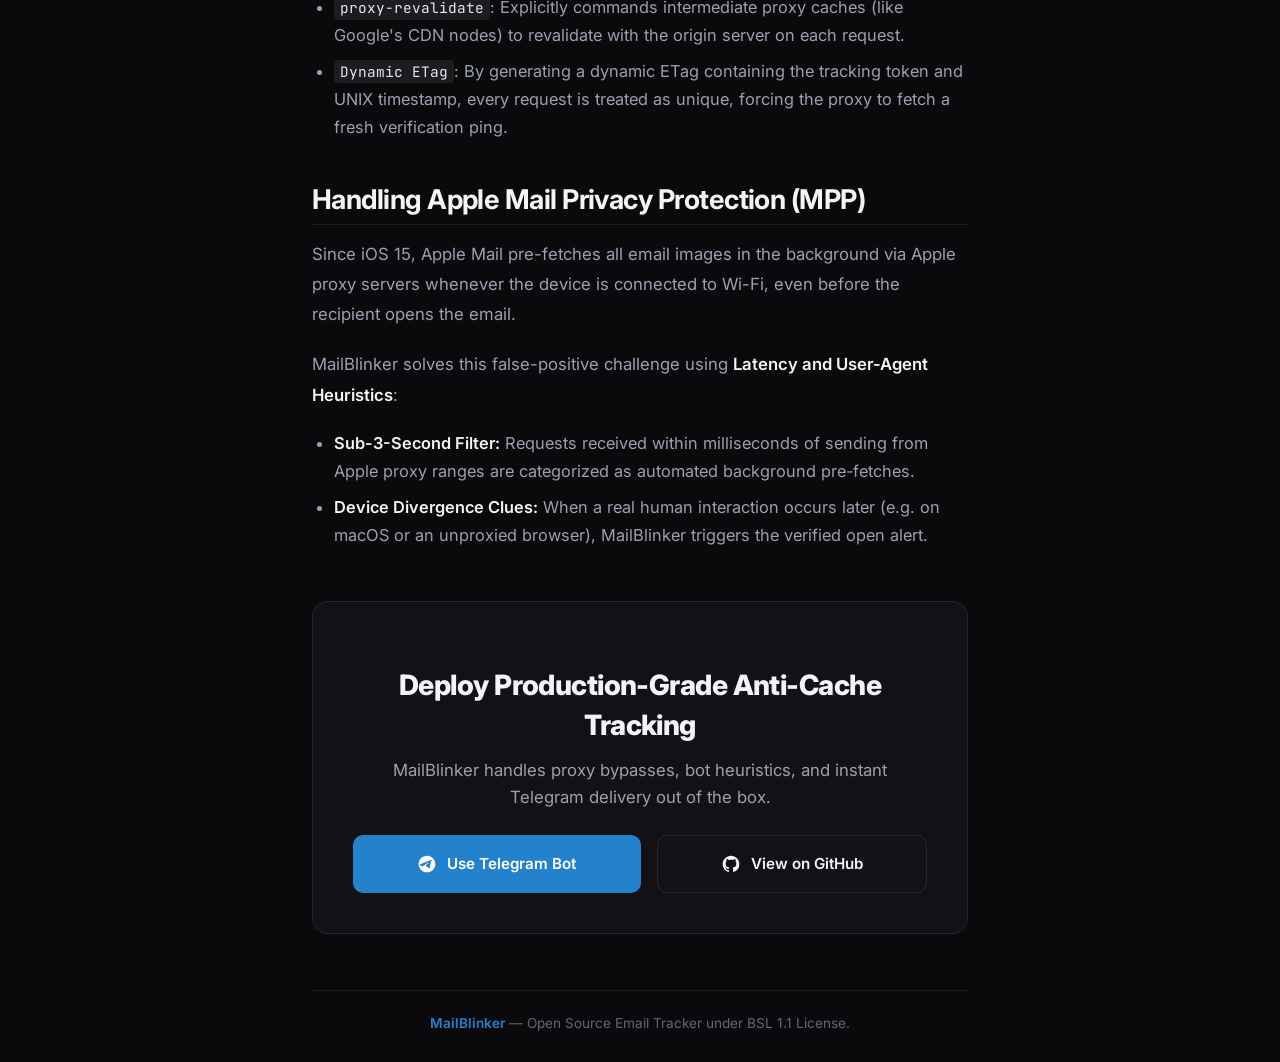
<file: docs/blog/gmail-image-proxy-caching.html>
<!DOCTYPE html>
<html lang="en" prefix="og: https://ogp.me/ns#">

<head>
  <meta charset="UTF-8">
  <meta name="viewport" content="width=device-width, initial-scale=1.0">

  <!-- Primary Meta Tags -->
  <title>How Gmail and Apple Mail Image Proxies Work (And How to Bypass Caching) — MailBlinker</title>
  <meta name="title" content="How Gmail and Apple Mail Image Proxies Work (And How to Bypass Caching) — MailBlinker">
  <meta name="description"
    content="Understand GoogleImageProxy, Apple Mail Privacy Protection (MPP), and how modern tracking pixels bypass aggressive proxy caching using dynamic ETags and strict Cache-Control headers.">
  <meta name="keywords"
    content="gmail image proxy caching, googleimageproxy bypass, apple mail privacy protection tracker, email tracking pixel cache, bypass gmail proxy, email open tracking headers, etag email tracker">
  <meta name="author" content="drLacheheb">
  <meta name="robots" content="index, follow, max-image-preview:large, max-snippet:-1, max-video-preview:-1">
  <link rel="canonical" href="https://drLacheheb.github.io/MailBlinker/blog/gmail-image-proxy-caching.html">

  <!-- Favicons -->
  <link rel="icon" type="image/png" href="../assets/logo.png">
  <link rel="apple-touch-icon" href="../assets/logo.png">

  <!-- Open Graph -->
  <meta property="og:type" content="article">
  <meta property="og:url" content="https://drLacheheb.github.io/MailBlinker/blog/gmail-image-proxy-caching.html">
  <meta property="og:title" content="How Gmail and Apple Mail Image Proxies Work (And How to Bypass Caching)">
  <meta property="og:description"
    content="Technical deep-dive into email image proxies, privacy pre-fetching, and cache-busting architecture.">
  <meta property="og:image" content="https://drLacheheb.github.io/MailBlinker/assets/logo.png">
  <meta property="og:site_name" content="MailBlinker">

  <!-- Twitter Card -->
  <meta name="twitter:card" content="summary_large_image">
  <meta name="twitter:url" content="https://drLacheheb.github.io/MailBlinker/blog/gmail-image-proxy-caching.html">
  <meta name="twitter:title" content="How Gmail and Apple Mail Image Proxies Work (And How to Bypass Caching)">
  <meta name="twitter:description"
    content="Technical deep-dive into email image proxies, privacy pre-fetching, and cache-busting architecture.">
  <meta name="twitter:image" content="https://drLacheheb.github.io/MailBlinker/assets/logo.png">

  <!-- Schema.org JSON-LD Structured Data -->
  <script type="application/ld+json">
  {
    "@context": "https://schema.org",
    "@graph": [
      {
        "@type": "TechArticle",
        "@id": "https://drLacheheb.github.io/MailBlinker/blog/gmail-image-proxy-caching.html#article",
        "headline": "How Gmail and Apple Mail Image Proxies Work (And How to Bypass Caching)",
        "description": "An engineering analysis of GoogleImageProxy, Apple MPP, and dynamic ETag anti-caching strategies for pixel tracking.",
        "image": "https://drLacheheb.github.io/MailBlinker/assets/logo.png",
        "datePublished": "2026-08-14T00:00:00+00:00",
        "dateModified": "2026-08-14T00:00:00+00:00",
        "author": {
          "@type": "Person",
          "name": "drLacheheb",
          "url": "https://github.com/drLacheheb"
        },
        "publisher": {
          "@type": "Organization",
          "name": "MailBlinker",
          "logo": {
            "@type": "ImageObject",
            "url": "https://drLacheheb.github.io/MailBlinker/assets/logo.png"
          }
        },
        "mainEntityOfPage": "https://drLacheheb.github.io/MailBlinker/blog/gmail-image-proxy-caching.html"
      }
    ]
  }
  </script>

  <!-- Typography & Styles -->
  <link rel="preconnect" href="https://fonts.googleapis.com">
  <link rel="preconnect" href="https://fonts.gstatic.com" crossorigin>
  <link
    href="https://fonts.googleapis.com/css2?family=Inter:wght@400;500;600;700;800&family=JetBrains+Mono:wght@400;500;600&display=swap"
    rel="stylesheet">
  <link rel="stylesheet" href="style.css">
</head>

<body>

  <div class="blog-wrapper">
    <nav class="blog-nav">
      <a href="../" class="nav-brand">
        <img src="../assets/logo.png" alt="MailBlinker Logo" class="nav-logo" width="32" height="32">
        <span>MailBlinker</span>
      </a>
      <div class="nav-links">
        <a href="../" class="nav-link">Home</a>
        <a href="./" class="nav-link">Guides</a>
        <a href="https://github.com/drLacheheb/MailBlinker" class="nav-link" target="_blank" rel="noopener">GitHub</a>
      </div>
    </nav>

    <main class="article-content">
      <a href="./" class="back-link">&larr; Back to Guides</a>
      <header class="article-header">
        <span class="badge">Technical Deep Dive</span>
        <h1 class="article-title">How Gmail and Apple Mail Image Proxies Work (And How to Bypass Caching)</h1>
        <div class="article-meta">
          <span>By <strong>drLacheheb</strong></span>
          <span>•</span>
          <span>Updated August 2026</span>
          <span>•</span>
          <span>7 min read</span>
        </div>
      </header>

      <p>
        Building a reliable email tracker in 2026 requires understanding the complex proxy and caching infrastructure operated by Google (<strong>GoogleImageProxy</strong>) and Apple (<strong>Mail Privacy Protection / MPP</strong>).
      </p>

      <p>
        When an email recipient opens a message in Gmail or Apple Mail, their client does not request the tracking image directly from your server. Instead, Google or Apple servers request the image on behalf of the user and cache the response.
      </p>

      <p>
        If your tracking endpoint returns standard or missing caching headers, the proxy will cache the 1x1 GIF for days or weeks. As a result, <strong>subsequent opens and re-reads will never hit your server</strong>.
      </p>

      <h2>How GoogleImageProxy Works</h2>
      <p>
        When Gmail loads an HTML email with an <code>&lt;img src="https://yourserver.com/track/token.gif" /&gt;</code>, the Gmail client transforms the URL into:
      </p>
      <pre><code>https://ci3.googleusercontent.com/proxy/abc123xyz...#https://yourserver.com/track/token.gif</code></pre>
      <p>
        The Google proxy server contacts your server, retrieves the image, and serves it to the browser.
      </p>

      <h2>The Anti-Cache Defense Blueprint</h2>
      <p>
        To force Google and Apple proxies to re-validate requests every single time the email is viewed, <a href="../">MailBlinker</a> implements a multi-layer HTTP response header defense:
      </p>

      <pre><code>Cache-Control: no-cache, no-store, must-revalidate, max-age=0, private, proxy-revalidate
Pragma: no-cache
Expires: 0
ETag: "token-1786732984"</code></pre>

      <h3>Key Header Mechanics:</h3>
      <ul>
        <li><code>no-store, no-cache</code>: Instructs the proxy never to store the response body in persistent edge memory.</li>
        <li><code>proxy-revalidate</code>: Explicitly commands intermediate proxy caches (like Google's CDN nodes) to revalidate with the origin server on each request.</li>
        <li><code>Dynamic ETag</code>: By generating a dynamic ETag containing the tracking token and UNIX timestamp, every request is treated as unique, forcing the proxy to fetch a fresh verification ping.</li>
      </ul>

      <h2>Handling Apple Mail Privacy Protection (MPP)</h2>
      <p>
        Since iOS 15, Apple Mail pre-fetches all email images in the background via Apple proxy servers whenever the device is connected to Wi-Fi, even before the recipient opens the email.
      </p>
      <p>
        MailBlinker solves this false-positive challenge using <strong>Latency and User-Agent Heuristics</strong>:
      </p>
      <ul>
        <li><strong>Sub-3-Second Filter:</strong> Requests received within milliseconds of sending from Apple proxy ranges are categorized as automated background pre-fetches.</li>
        <li><strong>Device Divergence Clues:</strong> When a real human interaction occurs later (e.g. on macOS or an unproxied browser), MailBlinker triggers the verified open alert.</li>
      </ul>

      <div class="article-cta">
        <h3>Deploy Production-Grade Anti-Cache Tracking</h3>
        <p>MailBlinker handles proxy bypasses, bot heuristics, and instant Telegram delivery out of the box.</p>
        <div class="cta-buttons">
          <a href="https://t.me/MailBlinker_Bot" class="btn btn-primary" target="_blank" rel="noopener noreferrer" aria-label="Start tracking with MailBlinker Telegram Bot">
            <svg width="20" height="20" viewBox="0 0 24 24" fill="currentColor" aria-hidden="true">
              <path
                d="M12 2C6.48 2 2 6.48 2 12s4.48 10 10 10 10-4.48 10-10S17.52 2 12 2zm4.64 6.8c-.15 1.58-.8 5.42-1.13 7.19-.14.75-.42 1-.68 1.03-.58.05-1.02-.38-1.58-.75-.88-.58-1.38-.94-2.23-1.5-.99-.65-.35-1.01.22-1.59.15-.15 2.71-2.48 2.76-2.69.01-.03.01-.14-.07-.19-.08-.05-.19-.02-.27 0-.12.03-1.99 1.27-5.62 3.72-.53.36-1.01.54-1.44.53-.47-.01-1.38-.27-2.05-.49-.83-.27-1.49-.42-1.43-.88.03-.24.37-.49 1.02-.75 3.99-1.74 6.66-2.88 8.01-3.44 3.81-1.59 4.6-1.87 5.12-1.88.11 0 .37.03.54.17.14.12.18.28.2.45-.02.07-.02.13-.03.22z" />
            </svg>
            <span>Use Telegram Bot</span>
          </a>
          <a href="https://github.com/drLacheheb/MailBlinker" class="btn btn-secondary" target="_blank" rel="noopener noreferrer" aria-label="View MailBlinker Open Source Code on GitHub">
            <svg width="20" height="20" viewBox="0 0 24 24" fill="currentColor" aria-hidden="true">
              <path fill-rule="evenodd" clip-rule="evenodd"
                d="M12 2C6.477 2 2 6.484 2 12.017c0 4.425 2.865 8.18 6.839 9.504.5.092.682-.217.682-.483 0-.237-.008-.868-.013-1.703-2.782.605-3.369-1.343-3.369-1.343-.454-1.158-1.11-1.466-1.11-1.466-.908-.62.069-.608.069-.608 1.003.07 1.53 1.032 1.53 1.032.892 1.53 2.341 1.088 2.91.832.092-.647.35-1.088.636-1.338-2.22-.253-4.555-1.113-4.555-4.951 0-1.093.39-1.988 1.029-2.688-.103-.253-.446-1.272.098-2.65 0 0 .84-.27 2.75 1.026A9.564 9.564 0 0112 6.844c.85.004 1.705.115 2.504.337 1.909-1.296 2.747-1.027 2.747-1.027.546 1.379.202 2.398.1 2.651.64.7 1.028 1.595 1.028 2.688 0 3.848-2.339 4.695-4.566 4.943.359.309.678.92.678 1.855 0 1.338-.012 2.419-.012 2.747 0 .268.18.58.688.482A10.019 10.019 0 0022 12.017C22 6.484 17.522 2 12 2z" />
            </svg>
            <span>View on GitHub</span>
          </a>
        </div>
      </div>
    </main>

    <footer>
      <p><a href="../">MailBlinker</a> — Open Source Email Tracker under BSL 1.1 License.</p>
    </footer>
  </div>

</body>

</html>
</file>
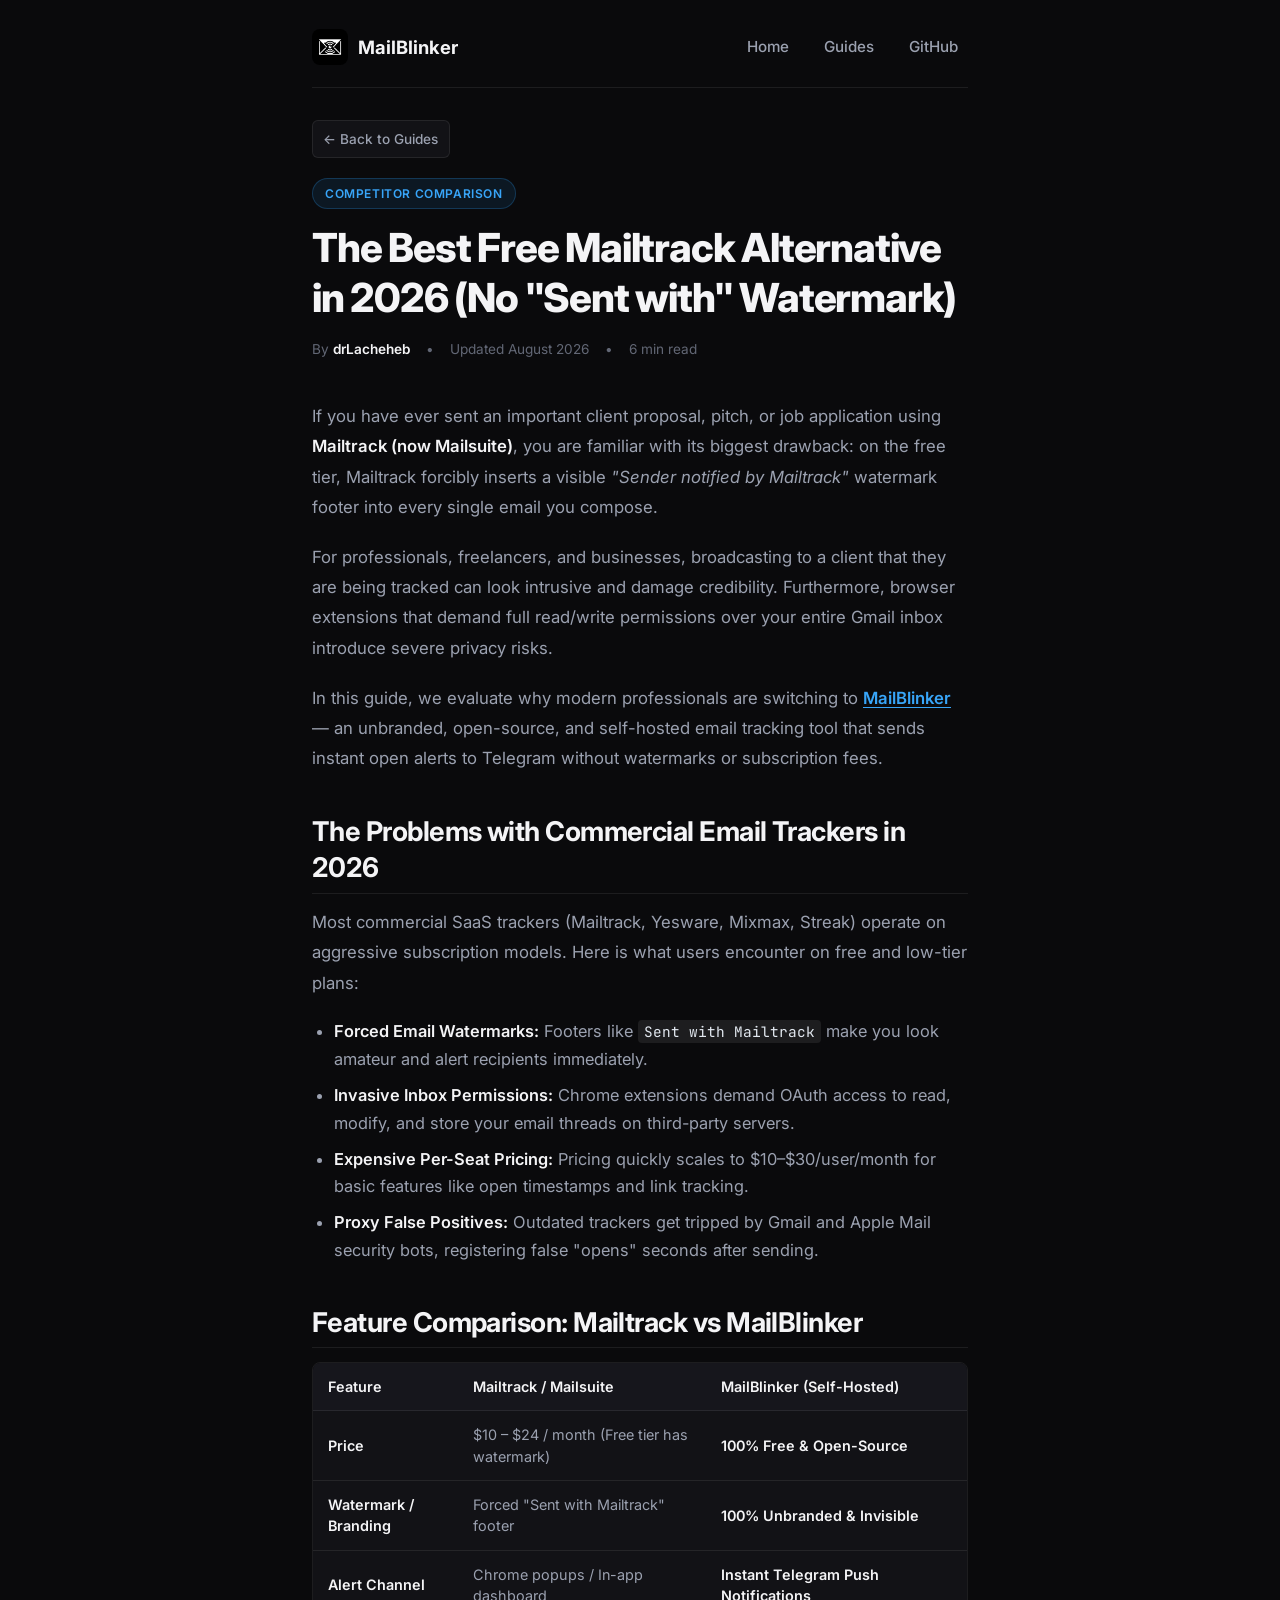
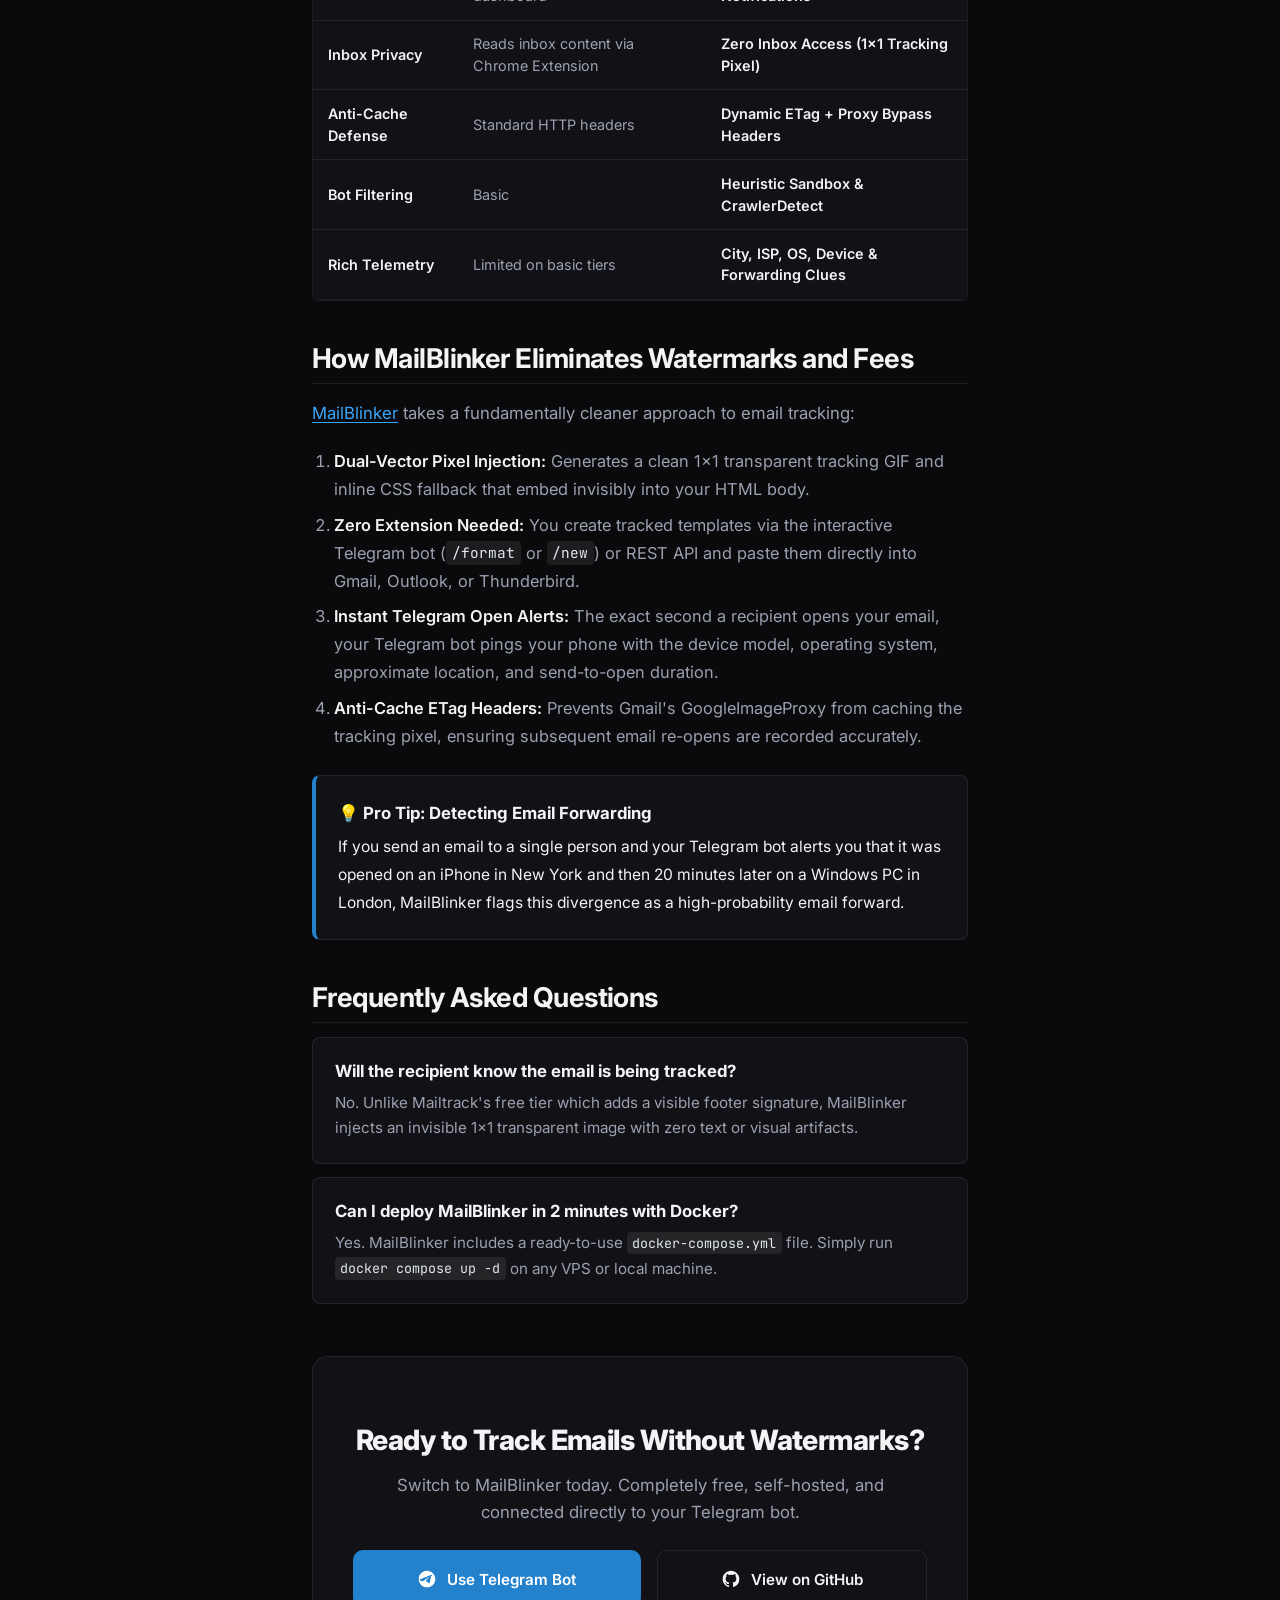
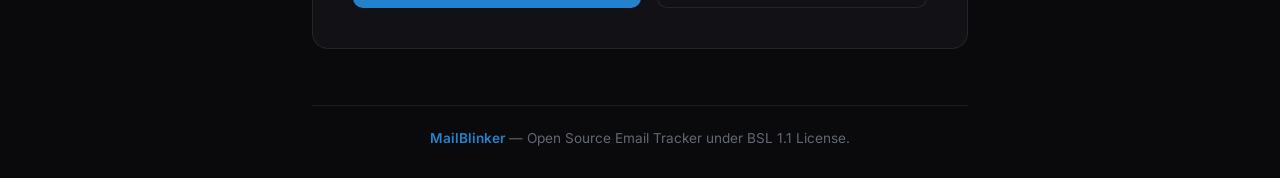
<file: docs/blog/mailtrack-alternative.html>
<!DOCTYPE html>
<html lang="en" prefix="og: https://ogp.me/ns#">

<head>
  <meta charset="UTF-8">
  <meta name="viewport" content="width=device-width, initial-scale=1.0">

  <!-- Primary Meta Tags -->
  <title>The Best Free Mailtrack Alternative in 2026 (No 'Sent with' Watermark) — MailBlinker</title>
  <meta name="title" content="The Best Free Mailtrack Alternative in 2026 (No 'Sent with' Watermark) — MailBlinker">
  <meta name="description"
    content="Looking for a free Mailtrack alternative without 'Sent with Mailtrack' signatures? Discover how MailBlinker provides 100% unbranded, self-hosted tracking with real-time Telegram alerts.">
  <meta name="keywords"
    content="mailtrack alternative, mailsuite alternative, free email tracker, email tracker without watermark, unbranded email tracker, self hosted email tracker, gmail read receipts, mailblinker">
  <meta name="author" content="drLacheheb">
  <meta name="robots" content="index, follow, max-image-preview:large, max-snippet:-1, max-video-preview:-1">
  <link rel="canonical" href="https://drLacheheb.github.io/MailBlinker/blog/mailtrack-alternative.html">

  <!-- Favicons -->
  <link rel="icon" type="image/png" href="../assets/logo.png">
  <link rel="apple-touch-icon" href="../assets/logo.png">

  <!-- Open Graph -->
  <meta property="og:type" content="article">
  <meta property="og:url" content="https://drLacheheb.github.io/MailBlinker/blog/mailtrack-alternative.html">
  <meta property="og:title" content="The Best Free Mailtrack Alternative in 2026 (No 'Sent with' Watermark)">
  <meta property="og:description"
    content="Compare Mailtrack (Mailsuite) vs MailBlinker: Zero watermarks, self-hosted privacy, and instant Telegram open alerts.">
  <meta property="og:image" content="https://drLacheheb.github.io/MailBlinker/assets/logo.png">
  <meta property="og:site_name" content="MailBlinker">

  <!-- Twitter Card -->
  <meta name="twitter:card" content="summary_large_image">
  <meta name="twitter:url" content="https://drLacheheb.github.io/MailBlinker/blog/mailtrack-alternative.html">
  <meta name="twitter:title" content="The Best Free Mailtrack Alternative in 2026 (No 'Sent with' Watermark)">
  <meta name="twitter:description"
    content="Compare Mailtrack (Mailsuite) vs MailBlinker: Zero watermarks, self-hosted privacy, and instant Telegram open alerts.">
  <meta name="twitter:image" content="https://drLacheheb.github.io/MailBlinker/assets/logo.png">

  <!-- Schema.org JSON-LD Structured Data -->
  <script type="application/ld+json">
  {
    "@context": "https://schema.org",
    "@graph": [
      {
        "@type": "TechArticle",
        "@id": "https://drLacheheb.github.io/MailBlinker/blog/mailtrack-alternative.html#article",
        "headline": "The Best Free Mailtrack Alternative in 2026 (No 'Sent with' Watermark)",
        "description": "A comprehensive comparison between commercial email trackers like Mailtrack/Mailsuite and open-source self-hosted solutions like MailBlinker.",
        "image": "https://drLacheheb.github.io/MailBlinker/assets/logo.png",
        "datePublished": "2026-08-14T00:00:00+00:00",
        "dateModified": "2026-08-14T00:00:00+00:00",
        "author": {
          "@type": "Person",
          "name": "drLacheheb",
          "url": "https://github.com/drLacheheb"
        },
        "publisher": {
          "@type": "Organization",
          "name": "MailBlinker",
          "logo": {
            "@type": "ImageObject",
            "url": "https://drLacheheb.github.io/MailBlinker/assets/logo.png"
          }
        },
        "mainEntityOfPage": "https://drLacheheb.github.io/MailBlinker/blog/mailtrack-alternative.html"
      },
      {
        "@type": "FAQPage",
        "@id": "https://drLacheheb.github.io/MailBlinker/blog/mailtrack-alternative.html#faq",
        "mainEntity": [
          {
            "@type": "Question",
            "name": "Why do people look for alternatives to Mailtrack?",
            "acceptedAnswer": {
              "@type": "Answer",
              "text": "Most users look for Mailtrack alternatives to remove the intrusive 'Sent with Mailtrack' signature on free tiers, avoid monthly subscription costs, and maintain email privacy without sharing inbox access with third-party Chrome extensions."
            }
          },
          {
            "@type": "Question",
            "name": "Is MailBlinker completely free and unbranded?",
            "acceptedAnswer": {
              "@type": "Answer",
              "text": "Yes. MailBlinker is open-source and free for personal use under BSL 1.1. It never injects signatures, footers, or watermarks into your emails."
            }
          },
          {
            "@type": "Question",
            "name": "How does MailBlinker alert you when an email is opened?",
            "acceptedAnswer": {
              "@type": "Answer",
              "text": "MailBlinker delivers real-time push notifications straight to your private Telegram chat, including recipient location, operating system, and open latency."
            }
          }
        ]
      }
    ]
  }
  </script>

  <!-- Typography & Styles -->
  <link rel="preconnect" href="https://fonts.googleapis.com">
  <link rel="preconnect" href="https://fonts.gstatic.com" crossorigin>
  <link
    href="https://fonts.googleapis.com/css2?family=Inter:wght@400;500;600;700;800&family=JetBrains+Mono:wght@400;500;600&display=swap"
    rel="stylesheet">
  <link rel="stylesheet" href="style.css">
</head>

<body>

  <div class="blog-wrapper">
    <nav class="blog-nav">
      <a href="../" class="nav-brand">
        <img src="../assets/logo.png" alt="MailBlinker Logo" class="nav-logo" width="32" height="32">
        <span>MailBlinker</span>
      </a>
      <div class="nav-links">
        <a href="../" class="nav-link">Home</a>
        <a href="./" class="nav-link">Guides</a>
        <a href="https://github.com/drLacheheb/MailBlinker" class="nav-link" target="_blank" rel="noopener">GitHub</a>
      </div>
    </nav>

    <main class="article-content">
      <a href="./" class="back-link">&larr; Back to Guides</a>
      <header class="article-header">
        <span class="badge">Competitor Comparison</span>
        <h1 class="article-title">The Best Free Mailtrack Alternative in 2026 (No "Sent with" Watermark)</h1>
        <div class="article-meta">
          <span>By <strong>drLacheheb</strong></span>
          <span>•</span>
          <span>Updated August 2026</span>
          <span>•</span>
          <span>6 min read</span>
        </div>
      </header>

      <p>
        If you have ever sent an important client proposal, pitch, or job application using <strong>Mailtrack (now Mailsuite)</strong>, you are familiar with its biggest drawback: on the free tier, Mailtrack forcibly inserts a visible <em>"Sender notified by Mailtrack"</em> watermark footer into every single email you compose.
      </p>

      <p>
        For professionals, freelancers, and businesses, broadcasting to a client that they are being tracked can look intrusive and damage credibility. Furthermore, browser extensions that demand full read/write permissions over your entire Gmail inbox introduce severe privacy risks.
      </p>

      <p>
        In this guide, we evaluate why modern professionals are switching to <strong><a href="../">MailBlinker</a></strong> — an unbranded, open-source, and self-hosted email tracking tool that sends instant open alerts to Telegram without watermarks or subscription fees.
      </p>

      <h2>The Problems with Commercial Email Trackers in 2026</h2>
      <p>
        Most commercial SaaS trackers (Mailtrack, Yesware, Mixmax, Streak) operate on aggressive subscription models. Here is what users encounter on free and low-tier plans:
      </p>
      <ul>
        <li><strong>Forced Email Watermarks:</strong> Footers like <code>Sent with Mailtrack</code> make you look amateur and alert recipients immediately.</li>
        <li><strong>Invasive Inbox Permissions:</strong> Chrome extensions demand OAuth access to read, modify, and store your email threads on third-party servers.</li>
        <li><strong>Expensive Per-Seat Pricing:</strong> Pricing quickly scales to $10–$30/user/month for basic features like open timestamps and link tracking.</li>
        <li><strong>Proxy False Positives:</strong> Outdated trackers get tripped by Gmail and Apple Mail security bots, registering false "opens" seconds after sending.</li>
      </ul>

      <h2>Feature Comparison: Mailtrack vs MailBlinker</h2>
      <div class="table-responsive">
        <table>
          <thead>
            <tr>
              <th>Feature</th>
              <th>Mailtrack / Mailsuite</th>
              <th>MailBlinker (Self-Hosted)</th>
            </tr>
          </thead>
          <tbody>
            <tr>
              <td><strong>Price</strong></td>
              <td>$10 – $24 / month (Free tier has watermark)</td>
              <td><strong>100% Free & Open-Source</strong></td>
            </tr>
            <tr>
              <td><strong>Watermark / Branding</strong></td>
              <td>Forced "Sent with Mailtrack" footer</td>
              <td><strong>100% Unbranded & Invisible</strong></td>
            </tr>
            <tr>
              <td><strong>Alert Channel</strong></td>
              <td>Chrome popups / In-app dashboard</td>
              <td><strong>Instant Telegram Push Notifications</strong></td>
            </tr>
            <tr>
              <td><strong>Inbox Privacy</strong></td>
              <td>Reads inbox content via Chrome Extension</td>
              <td><strong>Zero Inbox Access (1x1 Tracking Pixel)</strong></td>
            </tr>
            <tr>
              <td><strong>Anti-Cache Defense</strong></td>
              <td>Standard HTTP headers</td>
              <td><strong>Dynamic ETag + Proxy Bypass Headers</strong></td>
            </tr>
            <tr>
              <td><strong>Bot Filtering</strong></td>
              <td>Basic</td>
              <td><strong>Heuristic Sandbox & CrawlerDetect</strong></td>
            </tr>
            <tr>
              <td><strong>Rich Telemetry</strong></td>
              <td>Limited on basic tiers</td>
              <td><strong>City, ISP, OS, Device & Forwarding Clues</strong></td>
            </tr>
          </tbody>
        </table>
      </div>

      <h2>How MailBlinker Eliminates Watermarks and Fees</h2>
      <p>
        <a href="../">MailBlinker</a> takes a fundamentally cleaner approach to email tracking:
      </p>
      <ol>
        <li><strong>Dual-Vector Pixel Injection:</strong> Generates a clean 1x1 transparent tracking GIF and inline CSS fallback that embed invisibly into your HTML body.</li>
        <li><strong>Zero Extension Needed:</strong> You create tracked templates via the interactive Telegram bot (<code>/format</code> or <code>/new</code>) or REST API and paste them directly into Gmail, Outlook, or Thunderbird.</li>
        <li><strong>Instant Telegram Open Alerts:</strong> The exact second a recipient opens your email, your Telegram bot pings your phone with the device model, operating system, approximate location, and send-to-open duration.</li>
        <li><strong>Anti-Cache ETag Headers:</strong> Prevents Gmail's GoogleImageProxy from caching the tracking pixel, ensuring subsequent email re-opens are recorded accurately.</li>
      </ol>

      <div class="callout">
        <div class="callout-title">💡 Pro Tip: Detecting Email Forwarding</div>
        If you send an email to a single person and your Telegram bot alerts you that it was opened on an iPhone in New York and then 20 minutes later on a Windows PC in London, MailBlinker flags this divergence as a high-probability email forward.
      </div>

      <h2>Frequently Asked Questions</h2>
      <div class="faq-box">
        <div class="faq-q">Will the recipient know the email is being tracked?</div>
        <div class="faq-a">No. Unlike Mailtrack's free tier which adds a visible footer signature, MailBlinker injects an invisible 1x1 transparent image with zero text or visual artifacts.</div>
      </div>

      <div class="faq-box">
        <div class="faq-q">Can I deploy MailBlinker in 2 minutes with Docker?</div>
        <div class="faq-a">Yes. MailBlinker includes a ready-to-use <code>docker-compose.yml</code> file. Simply run <code>docker compose up -d</code> on any VPS or local machine.</div>
      </div>

      <div class="article-cta">
        <h3>Ready to Track Emails Without Watermarks?</h3>
        <p>Switch to MailBlinker today. Completely free, self-hosted, and connected directly to your Telegram bot.</p>
        <div class="cta-buttons">
          <a href="https://t.me/MailBlinker_Bot" class="btn btn-primary" target="_blank" rel="noopener noreferrer" aria-label="Start tracking with MailBlinker Telegram Bot">
            <svg width="20" height="20" viewBox="0 0 24 24" fill="currentColor" aria-hidden="true">
              <path
                d="M12 2C6.48 2 2 6.48 2 12s4.48 10 10 10 10-4.48 10-10S17.52 2 12 2zm4.64 6.8c-.15 1.58-.8 5.42-1.13 7.19-.14.75-.42 1-.68 1.03-.58.05-1.02-.38-1.58-.75-.88-.58-1.38-.94-2.23-1.5-.99-.65-.35-1.01.22-1.59.15-.15 2.71-2.48 2.76-2.69.01-.03.01-.14-.07-.19-.08-.05-.19-.02-.27 0-.12.03-1.99 1.27-5.62 3.72-.53.36-1.01.54-1.44.53-.47-.01-1.38-.27-2.05-.49-.83-.27-1.49-.42-1.43-.88.03-.24.37-.49 1.02-.75 3.99-1.74 6.66-2.88 8.01-3.44 3.81-1.59 4.6-1.87 5.12-1.88.11 0 .37.03.54.17.14.12.18.28.2.45-.02.07-.02.13-.03.22z" />
            </svg>
            <span>Use Telegram Bot</span>
          </a>
          <a href="https://github.com/drLacheheb/MailBlinker" class="btn btn-secondary" target="_blank" rel="noopener noreferrer" aria-label="View MailBlinker Open Source Code on GitHub">
            <svg width="20" height="20" viewBox="0 0 24 24" fill="currentColor" aria-hidden="true">
              <path fill-rule="evenodd" clip-rule="evenodd"
                d="M12 2C6.477 2 2 6.484 2 12.017c0 4.425 2.865 8.18 6.839 9.504.5.092.682-.217.682-.483 0-.237-.008-.868-.013-1.703-2.782.605-3.369-1.343-3.369-1.343-.454-1.158-1.11-1.466-1.11-1.466-.908-.62.069-.608.069-.608 1.003.07 1.53 1.032 1.53 1.032.892 1.53 2.341 1.088 2.91.832.092-.647.35-1.088.636-1.338-2.22-.253-4.555-1.113-4.555-4.951 0-1.093.39-1.988 1.029-2.688-.103-.253-.446-1.272.098-2.65 0 0 .84-.27 2.75 1.026A9.564 9.564 0 0112 6.844c.85.004 1.705.115 2.504.337 1.909-1.296 2.747-1.027 2.747-1.027.546 1.379.202 2.398.1 2.651.64.7 1.028 1.595 1.028 2.688 0 3.848-2.339 4.695-4.566 4.943.359.309.678.92.678 1.855 0 1.338-.012 2.419-.012 2.747 0 .268.18.58.688.482A10.019 10.019 0 0022 12.017C22 6.484 17.522 2 12 2z" />
            </svg>
            <span>View on GitHub</span>
          </a>
        </div>
      </div>
    </main>

    <footer>
      <p><a href="../">MailBlinker</a> — Open Source Email Tracker under BSL 1.1 License.</p>
    </footer>
  </div>

</body>

</html>
</file>
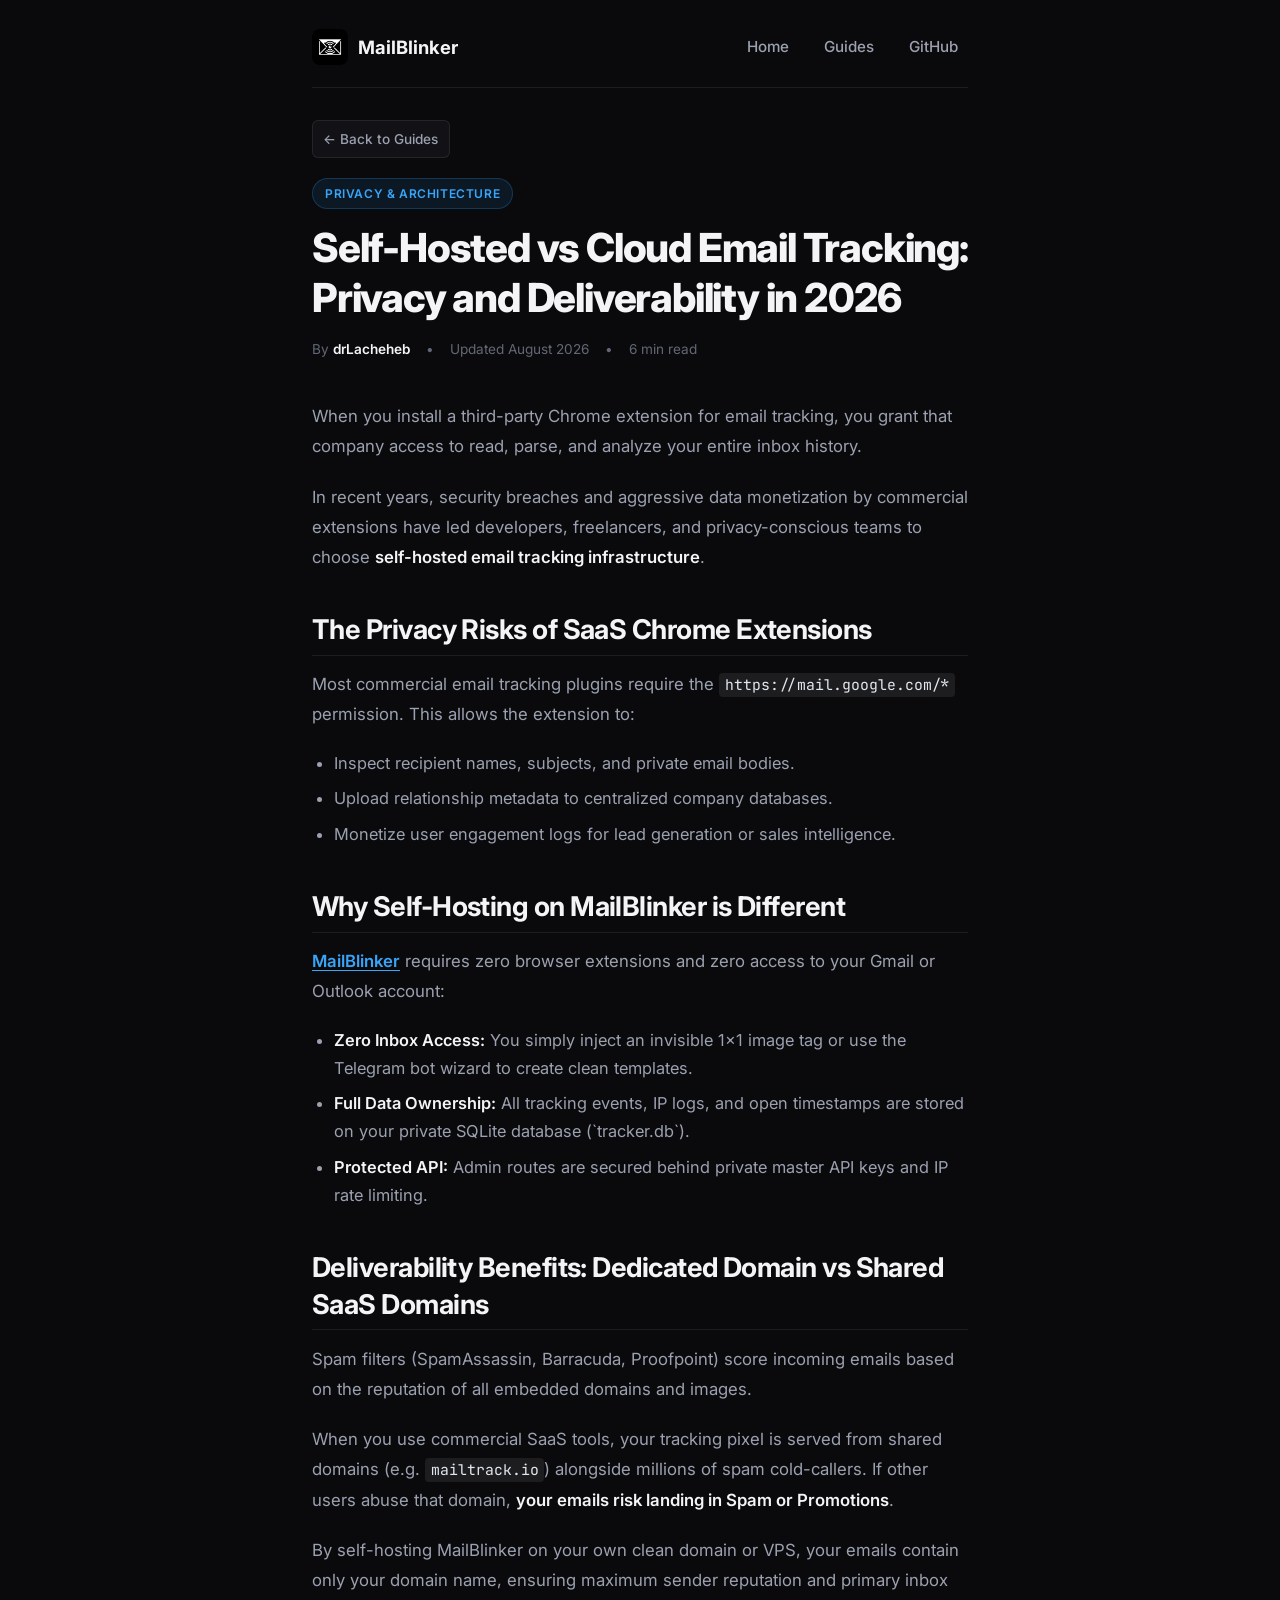
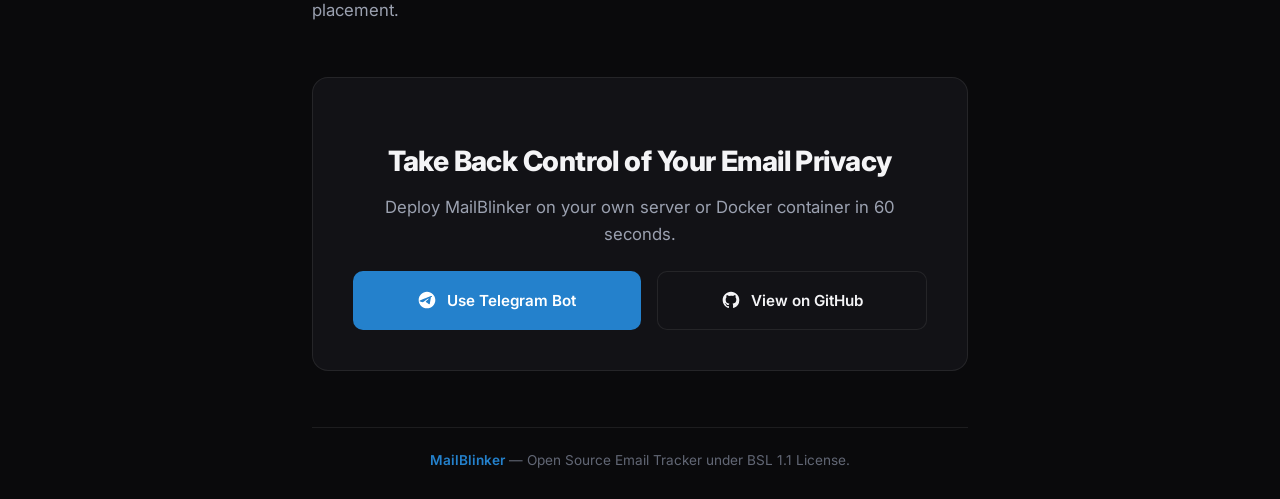
<file: docs/blog/self-hosted-email-tracking.html>
<!DOCTYPE html>
<html lang="en" prefix="og: https://ogp.me/ns#">

<head>
  <meta charset="UTF-8">
  <meta name="viewport" content="width=device-width, initial-scale=1.0">

  <!-- Primary Meta Tags -->
  <title>Self-Hosted vs Cloud Email Tracking: Privacy and Deliverability in 2026 — MailBlinker</title>
  <meta name="title" content="Self-Hosted vs Cloud Email Tracking: Privacy and Deliverability in 2026 — MailBlinker">
  <meta name="description"
    content="Why developers and privacy-conscious teams are replacing SaaS email extensions with self-hosted tracking infrastructure. Learn the privacy and deliverability benefits.">
  <meta name="keywords"
    content="self hosted email tracking, private email tracker, open source email tracker, email deliverability tracking pixel, gdpr email tracking, mailblinker">
  <meta name="author" content="drLacheheb">
  <meta name="robots" content="index, follow, max-image-preview:large, max-snippet:-1, max-video-preview:-1">
  <link rel="canonical" href="https://drLacheheb.github.io/MailBlinker/blog/self-hosted-email-tracking.html">

  <!-- Favicons -->
  <link rel="icon" type="image/png" href="../assets/logo.png">
  <link rel="apple-touch-icon" href="../assets/logo.png">

  <!-- Open Graph -->
  <meta property="og:type" content="article">
  <meta property="og:url" content="https://drLacheheb.github.io/MailBlinker/blog/self-hosted-email-tracking.html">
  <meta property="og:title" content="Self-Hosted vs Cloud Email Tracking: Privacy and Deliverability in 2026">
  <meta property="og:description"
    content="Why self-hosting your email tracking infrastructure protects your inbox privacy and boosts email deliverability.">
  <meta property="og:image" content="https://drLacheheb.github.io/MailBlinker/assets/logo.png">
  <meta property="og:site_name" content="MailBlinker">

  <!-- Twitter Card -->
  <meta name="twitter:card" content="summary_large_image">
  <meta name="twitter:url" content="https://drLacheheb.github.io/MailBlinker/blog/self-hosted-email-tracking.html">
  <meta name="twitter:title" content="Self-Hosted vs Cloud Email Tracking: Privacy and Deliverability in 2026">
  <meta name="twitter:description"
    content="Why self-hosting your email tracking infrastructure protects your inbox privacy and boosts email deliverability.">
  <meta name="twitter:image" content="https://drLacheheb.github.io/MailBlinker/assets/logo.png">

  <!-- Schema.org JSON-LD Structured Data -->
  <script type="application/ld+json">
  {
    "@context": "https://schema.org",
    "@graph": [
      {
        "@type": "TechArticle",
        "@id": "https://drLacheheb.github.io/MailBlinker/blog/self-hosted-email-tracking.html#article",
        "headline": "Self-Hosted vs Cloud Email Tracking: Privacy and Deliverability in 2026",
        "description": "An analysis of privacy, deliverability, and data ownership differences between SaaS email trackers and self-hosted tools.",
        "image": "https://drLacheheb.github.io/MailBlinker/assets/logo.png",
        "datePublished": "2026-08-14T00:00:00+00:00",
        "dateModified": "2026-08-14T00:00:00+00:00",
        "author": {
          "@type": "Person",
          "name": "drLacheheb",
          "url": "https://github.com/drLacheheb"
        },
        "publisher": {
          "@type": "Organization",
          "name": "MailBlinker",
          "logo": {
            "@type": "ImageObject",
            "url": "https://drLacheheb.github.io/MailBlinker/assets/logo.png"
          }
        },
        "mainEntityOfPage": "https://drLacheheb.github.io/MailBlinker/blog/self-hosted-email-tracking.html"
      }
    ]
  }
  </script>

  <!-- Typography & Styles -->
  <link rel="preconnect" href="https://fonts.googleapis.com">
  <link rel="preconnect" href="https://fonts.gstatic.com" crossorigin>
  <link
    href="https://fonts.googleapis.com/css2?family=Inter:wght@400;500;600;700;800&family=JetBrains+Mono:wght@400;500;600&display=swap"
    rel="stylesheet">
  <link rel="stylesheet" href="style.css">
</head>

<body>

  <div class="blog-wrapper">
    <nav class="blog-nav">
      <a href="../" class="nav-brand">
        <img src="../assets/logo.png" alt="MailBlinker Logo" class="nav-logo" width="32" height="32">
        <span>MailBlinker</span>
      </a>
      <div class="nav-links">
        <a href="../" class="nav-link">Home</a>
        <a href="./" class="nav-link">Guides</a>
        <a href="https://github.com/drLacheheb/MailBlinker" class="nav-link" target="_blank" rel="noopener">GitHub</a>
      </div>
    </nav>

    <main class="article-content">
      <a href="./" class="back-link">&larr; Back to Guides</a>
      <header class="article-header">
        <span class="badge">Privacy & Architecture</span>
        <h1 class="article-title">Self-Hosted vs Cloud Email Tracking: Privacy and Deliverability in 2026</h1>
        <div class="article-meta">
          <span>By <strong>drLacheheb</strong></span>
          <span>•</span>
          <span>Updated August 2026</span>
          <span>•</span>
          <span>6 min read</span>
        </div>
      </header>

      <p>
        When you install a third-party Chrome extension for email tracking, you grant that company access to read, parse, and analyze your entire inbox history.
      </p>

      <p>
        In recent years, security breaches and aggressive data monetization by commercial extensions have led developers, freelancers, and privacy-conscious teams to choose <strong>self-hosted email tracking infrastructure</strong>.
      </p>

      <h2>The Privacy Risks of SaaS Chrome Extensions</h2>
      <p>
        Most commercial email tracking plugins require the <code>https://mail.google.com/*</code> permission. This allows the extension to:
      </p>
      <ul>
        <li>Inspect recipient names, subjects, and private email bodies.</li>
        <li>Upload relationship metadata to centralized company databases.</li>
        <li>Monetize user engagement logs for lead generation or sales intelligence.</li>
      </ul>

      <h2>Why Self-Hosting on MailBlinker is Different</h2>
      <p>
        <strong><a href="../">MailBlinker</a></strong> requires zero browser extensions and zero access to your Gmail or Outlook account:
      </p>
      <ul>
        <li><strong>Zero Inbox Access:</strong> You simply inject an invisible 1x1 image tag or use the Telegram bot wizard to create clean templates.</li>
        <li><strong>Full Data Ownership:</strong> All tracking events, IP logs, and open timestamps are stored on your private SQLite database (`tracker.db`).</li>
        <li><strong>Protected API:</strong> Admin routes are secured behind private master API keys and IP rate limiting.</li>
      </ul>

      <h2>Deliverability Benefits: Dedicated Domain vs Shared SaaS Domains</h2>
      <p>
        Spam filters (SpamAssassin, Barracuda, Proofpoint) score incoming emails based on the reputation of all embedded domains and images.
      </p>
      <p>
        When you use commercial SaaS tools, your tracking pixel is served from shared domains (e.g. <code>mailtrack.io</code>) alongside millions of spam cold-callers. If other users abuse that domain, <strong>your emails risk landing in Spam or Promotions</strong>.
      </p>
      <p>
        By self-hosting MailBlinker on your own clean domain or VPS, your emails contain only your domain name, ensuring maximum sender reputation and primary inbox placement.
      </p>

      <div class="article-cta">
        <h3>Take Back Control of Your Email Privacy</h3>
        <p>Deploy MailBlinker on your own server or Docker container in 60 seconds.</p>
        <div class="cta-buttons">
          <a href="https://t.me/MailBlinker_Bot" class="btn btn-primary" target="_blank" rel="noopener noreferrer" aria-label="Start tracking with MailBlinker Telegram Bot">
            <svg width="20" height="20" viewBox="0 0 24 24" fill="currentColor" aria-hidden="true">
              <path
                d="M12 2C6.48 2 2 6.48 2 12s4.48 10 10 10 10-4.48 10-10S17.52 2 12 2zm4.64 6.8c-.15 1.58-.8 5.42-1.13 7.19-.14.75-.42 1-.68 1.03-.58.05-1.02-.38-1.58-.75-.88-.58-1.38-.94-2.23-1.5-.99-.65-.35-1.01.22-1.59.15-.15 2.71-2.48 2.76-2.69.01-.03.01-.14-.07-.19-.08-.05-.19-.02-.27 0-.12.03-1.99 1.27-5.62 3.72-.53.36-1.01.54-1.44.53-.47-.01-1.38-.27-2.05-.49-.83-.27-1.49-.42-1.43-.88.03-.24.37-.49 1.02-.75 3.99-1.74 6.66-2.88 8.01-3.44 3.81-1.59 4.6-1.87 5.12-1.88.11 0 .37.03.54.17.14.12.18.28.2.45-.02.07-.02.13-.03.22z" />
            </svg>
            <span>Use Telegram Bot</span>
          </a>
          <a href="https://github.com/drLacheheb/MailBlinker" class="btn btn-secondary" target="_blank" rel="noopener noreferrer" aria-label="View MailBlinker Open Source Code on GitHub">
            <svg width="20" height="20" viewBox="0 0 24 24" fill="currentColor" aria-hidden="true">
              <path fill-rule="evenodd" clip-rule="evenodd"
                d="M12 2C6.477 2 2 6.484 2 12.017c0 4.425 2.865 8.18 6.839 9.504.5.092.682-.217.682-.483 0-.237-.008-.868-.013-1.703-2.782.605-3.369-1.343-3.369-1.343-.454-1.158-1.11-1.466-1.11-1.466-.908-.62.069-.608.069-.608 1.003.07 1.53 1.032 1.53 1.032.892 1.53 2.341 1.088 2.91.832.092-.647.35-1.088.636-1.338-2.22-.253-4.555-1.113-4.555-4.951 0-1.093.39-1.988 1.029-2.688-.103-.253-.446-1.272.098-2.65 0 0 .84-.27 2.75 1.026A9.564 9.564 0 0112 6.844c.85.004 1.705.115 2.504.337 1.909-1.296 2.747-1.027 2.747-1.027.546 1.379.202 2.398.1 2.651.64.7 1.028 1.595 1.028 2.688 0 3.848-2.339 4.695-4.566 4.943.359.309.678.92.678 1.855 0 1.338-.012 2.419-.012 2.747 0 .268.18.58.688.482A10.019 10.019 0 0022 12.017C22 6.484 17.522 2 12 2z" />
            </svg>
            <span>View on GitHub</span>
          </a>
        </div>
      </div>
    </main>

    <footer>
      <p><a href="../">MailBlinker</a> — Open Source Email Tracker under BSL 1.1 License.</p>
    </footer>
  </div>

</body>

</html>
</file>
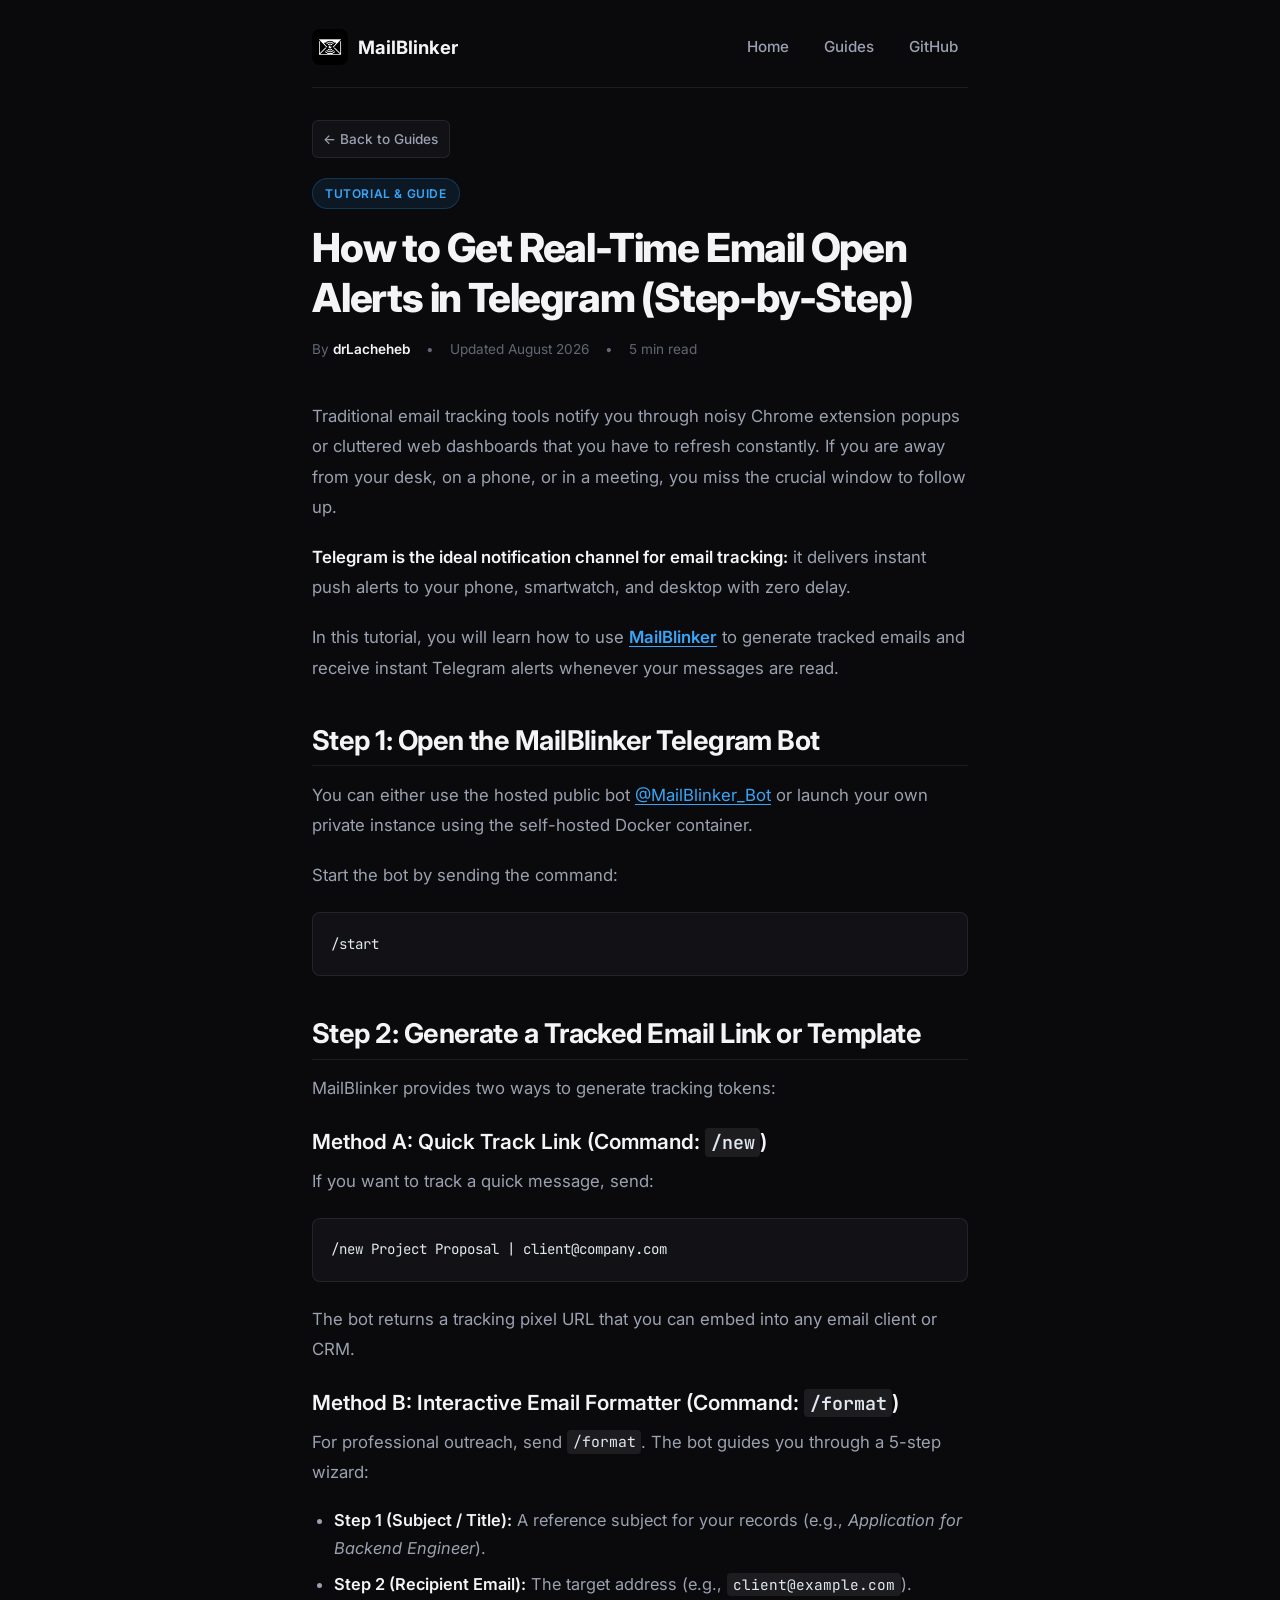
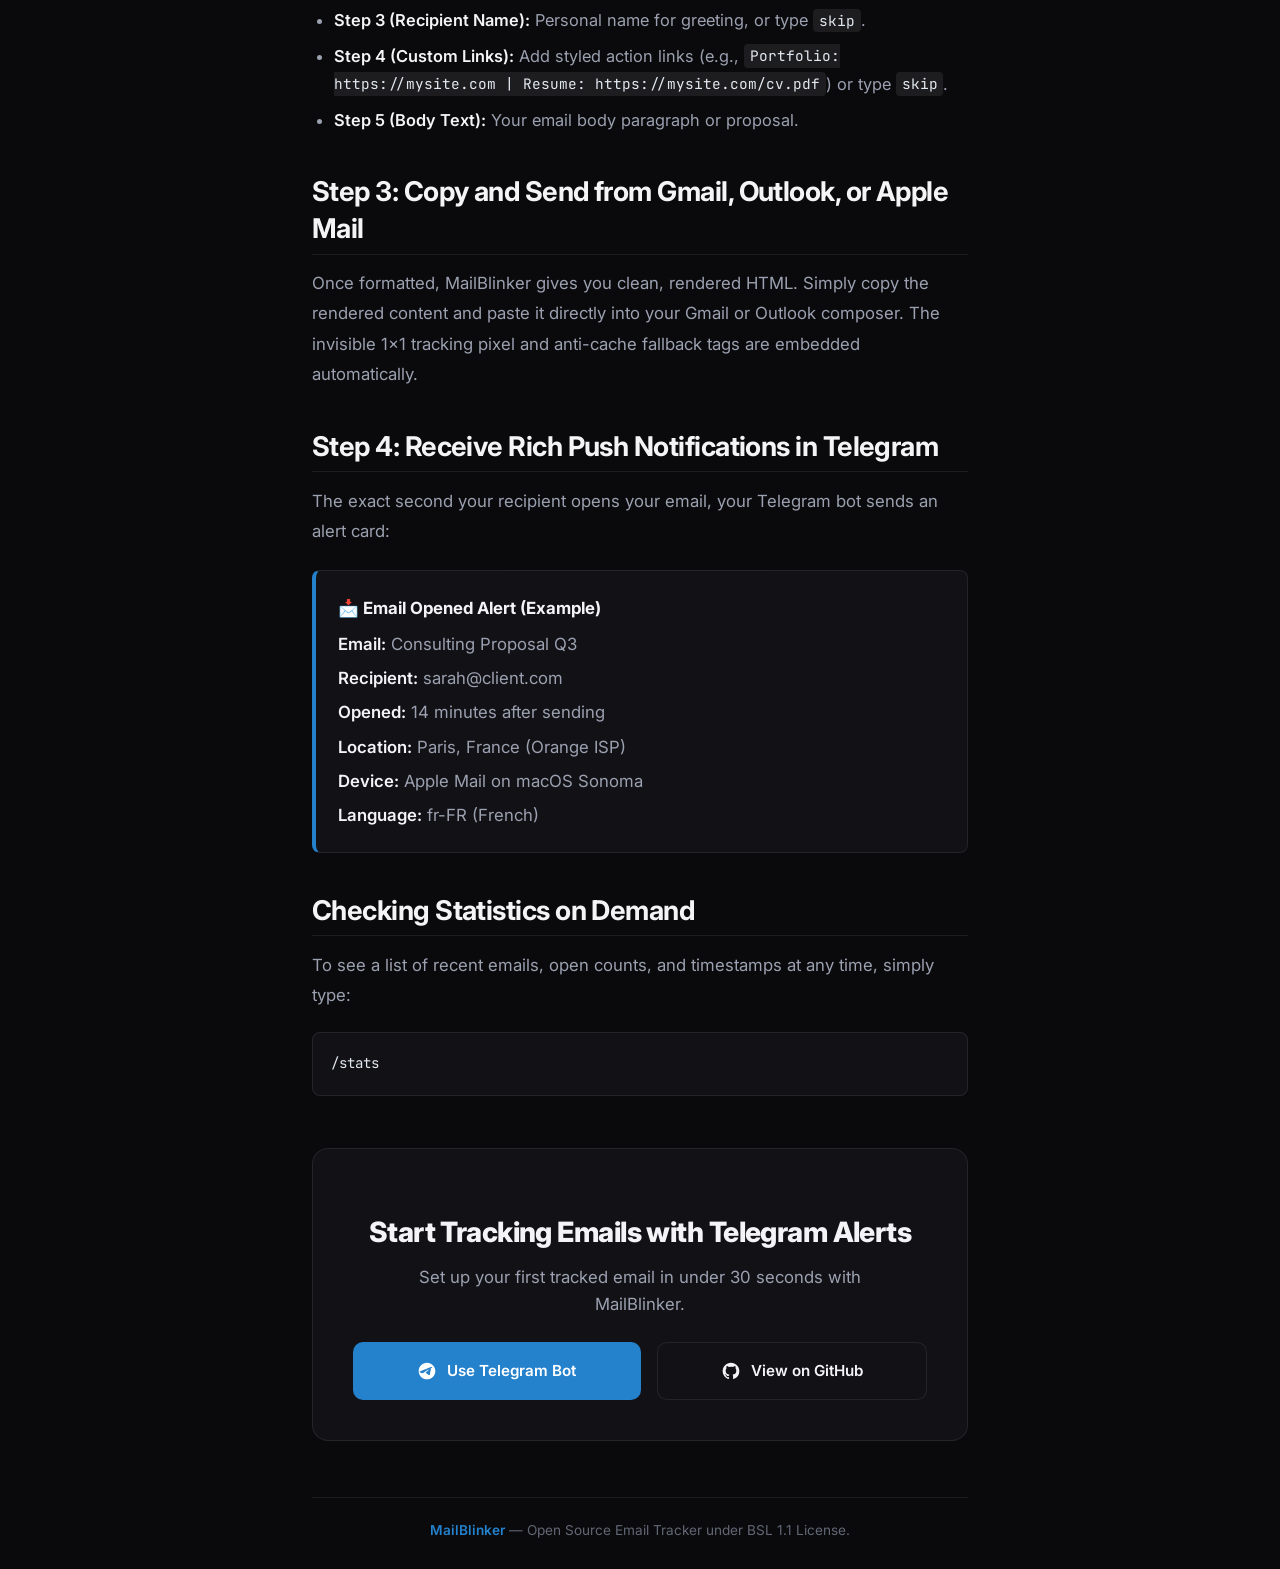
<file: docs/blog/telegram-email-tracker.html>
<!DOCTYPE html>
<html lang="en" prefix="og: https://ogp.me/ns#">

<head>
  <meta charset="UTF-8">
  <meta name="viewport" content="width=device-width, initial-scale=1.0">

  <!-- Primary Meta Tags -->
  <title>How to Get Real-Time Email Open Alerts in Telegram (Step-by-Step) — MailBlinker</title>
  <meta name="title" content="How to Get Real-Time Email Open Alerts in Telegram (Step-by-Step) — MailBlinker">
  <meta name="description"
    content="Learn how to track email opens and receive instant push notifications on your phone via Telegram. Complete tutorial using the free, self-hosted MailBlinker bot.">
  <meta name="keywords"
    content="telegram email tracker, telegram email bot, real time email alerts, email open notification telegram, track gmail opens telegram, mailblinker telegram bot, python telegram email tracker">
  <meta name="author" content="drLacheheb">
  <meta name="robots" content="index, follow, max-image-preview:large, max-snippet:-1, max-video-preview:-1">
  <link rel="canonical" href="https://drLacheheb.github.io/MailBlinker/blog/telegram-email-tracker.html">

  <!-- Favicons -->
  <link rel="icon" type="image/png" href="../assets/logo.png">
  <link rel="apple-touch-icon" href="../assets/logo.png">

  <!-- Open Graph -->
  <meta property="og:type" content="article">
  <meta property="og:url" content="https://drLacheheb.github.io/MailBlinker/blog/telegram-email-tracker.html">
  <meta property="og:title" content="How to Get Real-Time Email Open Alerts in Telegram (Step-by-Step)">
  <meta property="og:description"
    content="Turn Telegram into your personal email tracking command center. Get notified the exact second a client opens your email.">
  <meta property="og:image" content="https://drLacheheb.github.io/MailBlinker/assets/logo.png">
  <meta property="og:site_name" content="MailBlinker">

  <!-- Twitter Card -->
  <meta name="twitter:card" content="summary_large_image">
  <meta name="twitter:url" content="https://drLacheheb.github.io/MailBlinker/blog/telegram-email-tracker.html">
  <meta name="twitter:title" content="How to Get Real-Time Email Open Alerts in Telegram (Step-by-Step)">
  <meta name="twitter:description"
    content="Turn Telegram into your personal email tracking command center with MailBlinker.">
  <meta name="twitter:image" content="https://drLacheheb.github.io/MailBlinker/assets/logo.png">

  <!-- Schema.org JSON-LD Structured Data -->
  <script type="application/ld+json">
  {
    "@context": "https://schema.org",
    "@graph": [
      {
        "@type": "HowTo",
        "@id": "https://drLacheheb.github.io/MailBlinker/blog/telegram-email-tracker.html#howto",
        "name": "How to Get Real-Time Email Open Alerts in Telegram",
        "description": "Step-by-step instructions on setting up a self-hosted email tracker that sends push alerts to Telegram.",
        "image": "https://drLacheheb.github.io/MailBlinker/assets/logo.png",
        "step": [
          {
            "@type": "HowToStep",
            "name": "Start MailBlinker Bot",
            "text": "Connect with @MailBlinker_Bot on Telegram or deploy your own self-hosted instance using Docker.",
            "url": "https://drLacheheb.github.io/MailBlinker/blog/telegram-email-tracker.html#step1"
          },
          {
            "@type": "HowToStep",
            "name": "Generate a Tracked Email",
            "text": "Use the /format or /new command in Telegram to create a formatted email template with an embedded tracking pixel.",
            "url": "https://drLacheheb.github.io/MailBlinker/blog/telegram-email-tracker.html#step2"
          },
          {
            "@type": "HowToStep",
            "name": "Send in Gmail or Outlook",
            "text": "Copy the generated formatted email into your email composer and send to your recipient.",
            "url": "https://drLacheheb.github.io/MailBlinker/blog/telegram-email-tracker.html#step3"
          },
          {
            "@type": "HowToStep",
            "name": "Receive Telegram Push Notifications",
            "text": "Receive an instant Telegram alert containing device, location, and open timestamp the moment the recipient views the message.",
            "url": "https://drLacheheb.github.io/MailBlinker/blog/telegram-email-tracker.html#step4"
          }
        ]
      }
    ]
  }
  </script>

  <!-- Typography & Styles -->
  <link rel="preconnect" href="https://fonts.googleapis.com">
  <link rel="preconnect" href="https://fonts.gstatic.com" crossorigin>
  <link
    href="https://fonts.googleapis.com/css2?family=Inter:wght@400;500;600;700;800&family=JetBrains+Mono:wght@400;500;600&display=swap"
    rel="stylesheet">
  <link rel="stylesheet" href="style.css">
</head>

<body>

  <div class="blog-wrapper">
    <nav class="blog-nav">
      <a href="../" class="nav-brand">
        <img src="../assets/logo.png" alt="MailBlinker Logo" class="nav-logo" width="32" height="32">
        <span>MailBlinker</span>
      </a>
      <div class="nav-links">
        <a href="../" class="nav-link">Home</a>
        <a href="./" class="nav-link">Guides</a>
        <a href="https://github.com/drLacheheb/MailBlinker" class="nav-link" target="_blank" rel="noopener">GitHub</a>
      </div>
    </nav>

    <main class="article-content">
      <a href="./" class="back-link">&larr; Back to Guides</a>
      <header class="article-header">
        <span class="badge">Tutorial & Guide</span>
        <h1 class="article-title">How to Get Real-Time Email Open Alerts in Telegram (Step-by-Step)</h1>
        <div class="article-meta">
          <span>By <strong>drLacheheb</strong></span>
          <span>•</span>
          <span>Updated August 2026</span>
          <span>•</span>
          <span>5 min read</span>
        </div>
      </header>

      <p>
        Traditional email tracking tools notify you through noisy Chrome extension popups or cluttered web dashboards that you have to refresh constantly. If you are away from your desk, on a phone, or in a meeting, you miss the crucial window to follow up.
      </p>

      <p>
        <strong>Telegram is the ideal notification channel for email tracking:</strong> it delivers instant push alerts to your phone, smartwatch, and desktop with zero delay.
      </p>

      <p>
        In this tutorial, you will learn how to use <strong><a href="../">MailBlinker</a></strong> to generate tracked emails and receive instant Telegram alerts whenever your messages are read.
      </p>

      <h2 id="step1">Step 1: Open the MailBlinker Telegram Bot</h2>
      <p>
        You can either use the hosted public bot <a href="https://t.me/MailBlinker_Bot" target="_blank" rel="noopener">@MailBlinker_Bot</a> or launch your own private instance using the self-hosted Docker container.
      </p>
      <p>
        Start the bot by sending the command:
      </p>
      <pre><code>/start</code></pre>

      <h2 id="step2">Step 2: Generate a Tracked Email Link or Template</h2>
      <p>
        MailBlinker provides two ways to generate tracking tokens:
      </p>

      <h3>Method A: Quick Track Link (Command: <code>/new</code>)</h3>
      <p>
        If you want to track a quick message, send:
      </p>
      <pre><code>/new Project Proposal | client@company.com</code></pre>
      <p>
        The bot returns a tracking pixel URL that you can embed into any email client or CRM.
      </p>

      <h3>Method B: Interactive Email Formatter (Command: <code>/format</code>)</h3>
      <p>
        For professional outreach, send <code>/format</code>. The bot guides you through a 5-step wizard:
      </p>
      <ul>
        <li><strong>Step 1 (Subject / Title):</strong> A reference subject for your records (e.g., <em>Application for Backend Engineer</em>).</li>
        <li><strong>Step 2 (Recipient Email):</strong> The target address (e.g., <code>client@example.com</code>).</li>
        <li><strong>Step 3 (Recipient Name):</strong> Personal name for greeting, or type <code>skip</code>.</li>
        <li><strong>Step 4 (Custom Links):</strong> Add styled action links (e.g., <code>Portfolio: https://mysite.com | Resume: https://mysite.com/cv.pdf</code>) or type <code>skip</code>.</li>
        <li><strong>Step 5 (Body Text):</strong> Your email body paragraph or proposal.</li>
      </ul>

      <h2 id="step3">Step 3: Copy and Send from Gmail, Outlook, or Apple Mail</h2>
      <p>
        Once formatted, MailBlinker gives you clean, rendered HTML. Simply copy the rendered content and paste it directly into your Gmail or Outlook composer. The invisible 1x1 tracking pixel and anti-cache fallback tags are embedded automatically.
      </p>

      <h2 id="step4">Step 4: Receive Rich Push Notifications in Telegram</h2>
      <p>
        The exact second your recipient opens your email, your Telegram bot sends an alert card:
      </p>

      <div class="callout">
        <div class="callout-title">📩 Email Opened Alert (Example)</div>
        <p style="margin-bottom: 0.25rem;"><strong>Email:</strong> Consulting Proposal Q3</p>
        <p style="margin-bottom: 0.25rem;"><strong>Recipient:</strong> sarah@client.com</p>
        <p style="margin-bottom: 0.25rem;"><strong>Opened:</strong> 14 minutes after sending</p>
        <p style="margin-bottom: 0.25rem;"><strong>Location:</strong> Paris, France (Orange ISP)</p>
        <p style="margin-bottom: 0.25rem;"><strong>Device:</strong> Apple Mail on macOS Sonoma</p>
        <p style="margin-bottom: 0;"><strong>Language:</strong> fr-FR (French)</p>
      </div>

      <h2>Checking Statistics on Demand</h2>
      <p>
        To see a list of recent emails, open counts, and timestamps at any time, simply type:
      </p>
      <pre><code>/stats</code></pre>

      <div class="article-cta">
        <h3>Start Tracking Emails with Telegram Alerts</h3>
        <p>Set up your first tracked email in under 30 seconds with MailBlinker.</p>
        <div class="cta-buttons">
          <a href="https://t.me/MailBlinker_Bot" class="btn btn-primary" target="_blank" rel="noopener noreferrer" aria-label="Start tracking with MailBlinker Telegram Bot">
            <svg width="20" height="20" viewBox="0 0 24 24" fill="currentColor" aria-hidden="true">
              <path
                d="M12 2C6.48 2 2 6.48 2 12s4.48 10 10 10 10-4.48 10-10S17.52 2 12 2zm4.64 6.8c-.15 1.58-.8 5.42-1.13 7.19-.14.75-.42 1-.68 1.03-.58.05-1.02-.38-1.58-.75-.88-.58-1.38-.94-2.23-1.5-.99-.65-.35-1.01.22-1.59.15-.15 2.71-2.48 2.76-2.69.01-.03.01-.14-.07-.19-.08-.05-.19-.02-.27 0-.12.03-1.99 1.27-5.62 3.72-.53.36-1.01.54-1.44.53-.47-.01-1.38-.27-2.05-.49-.83-.27-1.49-.42-1.43-.88.03-.24.37-.49 1.02-.75 3.99-1.74 6.66-2.88 8.01-3.44 3.81-1.59 4.6-1.87 5.12-1.88.11 0 .37.03.54.17.14.12.18.28.2.45-.02.07-.02.13-.03.22z" />
            </svg>
            <span>Use Telegram Bot</span>
          </a>
          <a href="https://github.com/drLacheheb/MailBlinker" class="btn btn-secondary" target="_blank" rel="noopener noreferrer" aria-label="View MailBlinker Open Source Code on GitHub">
            <svg width="20" height="20" viewBox="0 0 24 24" fill="currentColor" aria-hidden="true">
              <path fill-rule="evenodd" clip-rule="evenodd"
                d="M12 2C6.477 2 2 6.484 2 12.017c0 4.425 2.865 8.18 6.839 9.504.5.092.682-.217.682-.483 0-.237-.008-.868-.013-1.703-2.782.605-3.369-1.343-3.369-1.343-.454-1.158-1.11-1.466-1.11-1.466-.908-.62.069-.608.069-.608 1.003.07 1.53 1.032 1.53 1.032.892 1.53 2.341 1.088 2.91.832.092-.647.35-1.088.636-1.338-2.22-.253-4.555-1.113-4.555-4.951 0-1.093.39-1.988 1.029-2.688-.103-.253-.446-1.272.098-2.65 0 0 .84-.27 2.75 1.026A9.564 9.564 0 0112 6.844c.85.004 1.705.115 2.504.337 1.909-1.296 2.747-1.027 2.747-1.027.546 1.379.202 2.398.1 2.651.64.7 1.028 1.595 1.028 2.688 0 3.848-2.339 4.695-4.566 4.943.359.309.678.92.678 1.855 0 1.338-.012 2.419-.012 2.747 0 .268.18.58.688.482A10.019 10.019 0 0022 12.017C22 6.484 17.522 2 12 2z" />
            </svg>
            <span>View on GitHub</span>
          </a>
        </div>
      </div>
    </main>

    <footer>
      <p><a href="../">MailBlinker</a> — Open Source Email Tracker under BSL 1.1 License.</p>
    </footer>
  </div>

</body>

</html>
</file>
<file: docs/style.css>
:root {
  --bg-primary: #0a0a0c;
  --bg-card: #121216;
  --border-color: rgba(255, 255, 255, 0.08);
  --border-hover: rgba(255, 255, 255, 0.22);
  --text-primary: #f4f4f6;
  --text-secondary: #9ba1b0;
  --text-muted: #626775;
  --tg-blue: #2481cc;
  --tg-blue-hover: #1c68a6;
  --font-main: "Inter", -apple-system, BlinkMacSystemFont, "Segoe UI", Roboto, sans-serif;
}

*,
*::before,
*::after {
  box-sizing: border-box;
  margin: 0;
  padding: 0;
}

html {
  font-size: 100%;
  -webkit-text-size-adjust: 100%;
}

body {
  background-color: var(--bg-primary);
  color: var(--text-primary);
  font-family: var(--font-main);
  line-height: 1.6;
  -webkit-font-smoothing: antialiased;
  min-height: 100dvh;
  min-height: 100vh;
  display: flex;
  flex-direction: column;
  justify-content: center;
  align-items: center;
  overflow-x: hidden;
  width: 100%;
}

.page-wrapper {
  max-width: min(92vw, 36.25rem);
  width: 100%;
  padding: clamp(1.5rem, 5dvh, 2.75rem) clamp(1rem, 4vw, 1.5rem);
  display: flex;
  flex-direction: column;
  align-items: center;
  text-align: center;
  margin: auto;
}

/* Hero Section */
.hero {
  display: flex;
  flex-direction: column;
  align-items: center;
  width: 100%;
}

.logo-wrapper {
  margin-bottom: clamp(1.25rem, 4vw, 1.75rem);
}

.hero-logo {
  width: clamp(7.5rem, 28vw, 9.5rem);
  height: clamp(7.5rem, 28vw, 9.5rem);
  border-radius: clamp(1.5rem, 5.5vw, 2rem);
  box-shadow: 0 0 clamp(1.5rem, 5vw, 3rem) rgba(255, 255, 255, 0.1);
  object-fit: contain;
}

h1 {
  font-size: clamp(1.75rem, 6vw, 2.75rem);
  font-weight: 800;
  letter-spacing: -0.03em;
  line-height: 1.2;
  margin-bottom: clamp(0.65rem, 2vw, 0.9rem);
}

.subtitle {
  font-size: clamp(0.9rem, 2.4vw, 1.1rem);
  color: var(--text-secondary);
  max-width: min(100%, 30rem);
  margin: 0 auto clamp(1.5rem, 4.5vw, 2.25rem);
  line-height: 1.55;
  text-wrap: balance;
}

/* CTA Group */
.cta-group {
  display: flex;
  gap: clamp(0.75rem, 2.5vw, 1rem);
  justify-content: center;
  align-items: stretch;
  width: 100%;
  flex-wrap: wrap;
}

.btn {
  display: inline-flex;
  align-items: center;
  justify-content: center;
  gap: 0.625rem;
  padding: clamp(0.75rem, 2vw, 0.9rem) clamp(1.25rem, 3.5vw, 1.75rem);
  border-radius: 0.625rem;
  font-size: clamp(0.875rem, 2vw, 0.95rem);
  font-weight: 600;
  text-decoration: none;
  transition: transform 0.2s ease, background-color 0.2s ease, border-color 0.2s ease;
  min-height: 3rem;
  cursor: pointer;
  flex: 1 1 auto;
  max-width: 100%;
}

.btn svg {
  width: clamp(1.125rem, 2.5vw, 1.25rem);
  height: clamp(1.125rem, 2.5vw, 1.25rem);
  flex-shrink: 0;
}

.btn-primary {
  background-color: var(--tg-blue);
  color: #ffffff;
  border: 1px solid transparent;
}

.btn-primary:hover {
  background-color: var(--tg-blue-hover);
  transform: translateY(-0.125rem);
}

.btn-secondary {
  background-color: var(--bg-card);
  color: var(--text-primary);
  border: 1px solid var(--border-color);
}

.btn-secondary:hover {
  border-color: var(--border-hover);
  background-color: #1a1a22;
  transform: translateY(-0.125rem);
}

/* Footer */
footer {
  margin-top: clamp(2rem, 6dvh, 3.25rem);
  color: var(--text-muted);
  font-size: clamp(0.75rem, 1.8vw, 0.825rem);
  width: 100%;
}

footer a {
  color: var(--tg-blue);
  text-decoration: none;
  font-weight: 600;
  transition: color 0.2s, text-decoration 0.2s;
}

footer a:hover {
  color: var(--tg-blue-hover);
  text-decoration: underline;
}

/* Mobile & Small Screen Rules */
@media (max-width: 32.5em) {
  .cta-group {
    flex-direction: column;
    width: 100%;
  }

  .btn {
    width: 100%;
    flex: 1 1 100%;
  }
}
</file>
<file: docs/blog/style.css>
:root {
  --bg-primary: #0a0a0c;
  --bg-card: #121216;
  --border-color: rgba(255, 255, 255, 0.08);
  --border-hover: rgba(255, 255, 255, 0.22);
  --text-primary: #f4f4f6;
  --text-secondary: #9ba1b0;
  --text-muted: #626775;
  --tg-blue: #2481cc;
  --tg-blue-hover: #1c68a6;
  --tg-blue-light: #38a5f8;
  --font-main: "Inter", -apple-system, BlinkMacSystemFont, "Segoe UI", Roboto, sans-serif;
  --font-code: "JetBrains Mono", monospace;
}

*,
*::before,
*::after {
  box-sizing: border-box;
  margin: 0;
  padding: 0;
}

html {
  font-size: 100%;
  -webkit-text-size-adjust: 100%;
  scroll-behavior: smooth;
}

body {
  background-color: var(--bg-primary);
  color: var(--text-primary);
  font-family: var(--font-main);
  line-height: 1.8;
  -webkit-font-smoothing: antialiased;
  min-height: 100dvh;
  min-height: 100vh;
  display: flex;
  flex-direction: column;
  align-items: center;
  overflow-x: hidden;
  width: 100%;
}

.blog-wrapper {
  max-width: min(94vw, 44rem);
  width: 100%;
  padding: clamp(1rem, 3dvh, 2.5rem) clamp(0.75rem, 3.5vw, 1.5rem);
  margin: 0 auto;
}

/* Navigation Header */
.blog-nav {
  display: flex;
  justify-content: space-between;
  align-items: center;
  padding-bottom: clamp(0.75rem, 2.5vw, 1.25rem);
  margin-bottom: clamp(1.25rem, 3vw, 2rem);
  border-bottom: 1px solid var(--border-color);
  width: 100%;
  gap: 0.5rem;
}

.nav-brand {
  display: flex;
  align-items: center;
  gap: 0.6rem;
  color: var(--text-primary);
  text-decoration: none;
  font-weight: 700;
  font-size: clamp(1rem, 3.5vw, 1.15rem);
}

.nav-logo {
  width: clamp(1.75rem, 5vw, 2.25rem);
  height: clamp(1.75rem, 5vw, 2.25rem);
  border-radius: 0.5rem;
  object-fit: contain;
}

.nav-links {
  display: flex;
  gap: clamp(0.5rem, 2vw, 1rem);
  align-items: center;
}

.nav-link {
  color: var(--text-secondary);
  text-decoration: none;
  font-size: clamp(0.85rem, 2.5vw, 0.95rem);
  font-weight: 500;
  padding: 0.4rem 0.6rem;
  border-radius: 0.375rem;
  transition: color 0.2s ease, background-color 0.2s ease;
  min-height: 2.5rem;
  display: inline-flex;
  align-items: center;
}

.nav-link:hover {
  color: var(--text-primary);
  background-color: rgba(255, 255, 255, 0.06);
}

/* Breadcrumb / Back Link */
.back-link {
  display: inline-flex;
  align-items: center;
  gap: 0.35rem;
  color: var(--text-secondary);
  text-decoration: none !important;
  font-size: 0.85rem;
  font-weight: 500;
  margin-bottom: 1.25rem;
  transition: color 0.2s ease, border-color 0.2s ease;
  padding: 0.35rem 0.65rem;
  background-color: var(--bg-card);
  border: 1px solid var(--border-color);
  border-radius: 0.375rem;
}

.back-link:hover {
  color: var(--text-primary);
  border-color: var(--border-hover);
}

/* Article Header */
.article-header {
  margin-bottom: clamp(1.5rem, 4vw, 2.5rem);
}

.badge {
  display: inline-block;
  padding: 0.25rem 0.75rem;
  background-color: rgba(36, 129, 204, 0.12);
  color: var(--tg-blue-light);
  border: 1px solid rgba(36, 129, 204, 0.3);
  border-radius: 9999px;
  font-size: 0.75rem;
  font-weight: 600;
  text-transform: uppercase;
  letter-spacing: 0.05em;
  margin-bottom: 0.85rem;
}

.article-title {
  font-size: clamp(1.6rem, 5.8vw, 2.5rem);
  font-weight: 800;
  letter-spacing: -0.03em;
  line-height: 1.25;
  margin-bottom: 0.85rem;
  text-wrap: balance;
  word-break: break-word;
}

.article-meta {
  display: flex;
  gap: clamp(0.5rem, 2vw, 1rem);
  color: var(--text-muted);
  font-size: clamp(0.78rem, 2vw, 0.85rem);
  flex-wrap: wrap;
  align-items: center;
}

/* Article Content Typography */
.article-content h2 {
  font-size: clamp(1.25rem, 4vw, 1.7rem);
  font-weight: 700;
  margin-top: clamp(1.75rem, 4.5vw, 2.5rem);
  margin-bottom: 0.85rem;
  letter-spacing: -0.02em;
  color: var(--text-primary);
  border-bottom: 1px solid var(--border-color);
  padding-bottom: 0.35rem;
  line-height: 1.35;
  word-break: break-word;
}

.article-content h3 {
  font-size: clamp(1.05rem, 3vw, 1.3rem);
  font-weight: 600;
  margin-top: 1.5rem;
  margin-bottom: 0.6rem;
  color: var(--text-primary);
  line-height: 1.4;
}

.article-content p {
  color: var(--text-secondary);
  font-size: clamp(0.95rem, 2.5vw, 1.05rem);
  margin-bottom: 1.25rem;
  line-height: 1.8;
  word-break: break-word;
}

.article-content ul,
.article-content ol {
  margin: 0 0 1.35rem 1.15rem;
  color: var(--text-secondary);
  padding-left: 0.25rem;
}

.article-content li {
  margin-bottom: 0.5rem;
  line-height: 1.7;
  font-size: clamp(0.925rem, 2.3vw, 1.025rem);
}

.article-content strong {
  color: var(--text-primary);
  font-weight: 600;
}

/* Specific text link styles (NEVER apply to .btn or .back-link) */
.article-content a:not(.btn):not(.back-link):not(.nav-brand):not(.nav-link):not(.post-card) {
  color: var(--tg-blue-light);
  text-decoration: underline;
  text-underline-offset: 3px;
  word-break: break-word;
  transition: color 0.2s ease;
}

.article-content a:not(.btn):not(.back-link):not(.nav-brand):not(.nav-link):not(.post-card):hover {
  color: #60b6f9;
}

/* Callout Box */
.callout {
  background-color: var(--bg-card);
  border: 1px solid var(--border-color);
  border-left: 4px solid var(--tg-blue);
  border-radius: 0.5rem;
  padding: clamp(0.9rem, 3vw, 1.35rem);
  margin: 1.5rem 0;
  word-break: break-word;
  font-size: clamp(0.9rem, 2.3vw, 0.975rem);
}

.callout-title {
  font-weight: 700;
  color: var(--text-primary);
  margin-bottom: 0.35rem;
  font-size: clamp(0.95rem, 2.5vw, 1.05rem);
}

/* Code Blocks */
pre {
  background-color: var(--bg-card);
  border: 1px solid var(--border-color);
  border-radius: 0.5rem;
  padding: clamp(0.75rem, 2.5vw, 1.15rem);
  overflow-x: auto;
  -webkit-overflow-scrolling: touch;
  margin: 1.35rem 0;
  max-width: 100%;
}

code {
  font-family: var(--font-code);
  font-size: 0.88em;
  color: #e2e8f0;
}

pre code {
  word-break: normal;
  white-space: pre;
  display: block;
}

:not(pre) > code {
  background-color: rgba(255, 255, 255, 0.08);
  padding: 0.15rem 0.35rem;
  border-radius: 0.25rem;
  word-break: break-word;
}

/* Comparison Table with Mobile Scroll Indicator */
.table-wrapper {
  position: relative;
  margin: 1.5rem 0;
}

.table-hint {
  display: none;
  font-size: 0.75rem;
  color: var(--text-muted);
  text-align: right;
  margin-bottom: 0.35rem;
}

.table-responsive {
  width: 100%;
  overflow-x: auto;
  -webkit-overflow-scrolling: touch;
  border-radius: 0.5rem;
  border: 1px solid var(--border-color);
}

table {
  width: 100%;
  border-collapse: collapse;
  text-align: left;
  font-size: clamp(0.8rem, 2.2vw, 0.9rem);
  min-width: 28rem;
}

th, td {
  padding: clamp(0.6rem, 2vw, 0.8rem) clamp(0.65rem, 2.2vw, 0.95rem);
  border-bottom: 1px solid var(--border-color);
  line-height: 1.5;
}

th {
  background-color: #16161c;
  color: var(--text-primary);
  font-weight: 600;
  white-space: nowrap;
}

td {
  background-color: var(--bg-card);
  color: var(--text-secondary);
}

/* FAQ Box */
.faq-box {
  background-color: var(--bg-card);
  border: 1px solid var(--border-color);
  border-radius: 0.5rem;
  padding: clamp(0.9rem, 3vw, 1.35rem);
  margin-bottom: 0.85rem;
}

.faq-q {
  font-weight: 700;
  color: var(--text-primary);
  margin-bottom: 0.4rem;
  font-size: clamp(0.925rem, 2.4vw, 1.05rem);
  line-height: 1.4;
}

.faq-a {
  color: var(--text-secondary);
  font-size: clamp(0.875rem, 2.3vw, 0.95rem);
  line-height: 1.7;
}

/* Article CTA Box */
.article-cta {
  background-color: var(--bg-card);
  border: 1px solid var(--border-color);
  border-radius: 1rem;
  padding: clamp(1.5rem, 5vw, 2.5rem);
  text-align: center;
  margin-top: clamp(2rem, 5vw, 3.25rem);
  width: 100%;
}

.article-cta h3 {
  font-size: clamp(1.25rem, 4vw, 1.75rem);
  font-weight: 800;
  letter-spacing: -0.02em;
  margin-bottom: 0.75rem;
  color: var(--text-primary);
}

.article-cta p {
  color: var(--text-secondary);
  max-width: 32rem;
  margin: 0 auto 1.5rem;
  font-size: clamp(0.9rem, 2.4vw, 1.05rem);
  line-height: 1.6;
}

.cta-buttons {
  display: flex;
  gap: clamp(0.75rem, 2.5vw, 1rem);
  justify-content: center;
  align-items: stretch;
  flex-wrap: wrap;
  width: 100%;
}

/* 100% Identical Buttons with Guaranteed White Font on Primary Button */
.btn {
  display: inline-flex !important;
  align-items: center !important;
  justify-content: center !important;
  gap: 0.625rem !important;
  padding: clamp(0.75rem, 2vw, 0.9rem) clamp(1.25rem, 3.5vw, 1.75rem) !important;
  border-radius: 0.625rem !important;
  font-size: clamp(0.875rem, 2vw, 0.95rem) !important;
  font-weight: 600 !important;
  text-decoration: none !important;
  transition: transform 0.2s ease, background-color 0.2s ease, border-color 0.2s ease !important;
  min-height: 3rem !important;
  cursor: pointer !important;
  flex: 1 1 auto !important;
  max-width: 100% !important;
}

.btn svg {
  width: clamp(1.125rem, 2.5vw, 1.25rem) !important;
  height: clamp(1.125rem, 2.5vw, 1.25rem) !important;
  flex-shrink: 0 !important;
}

.btn-primary,
a.btn-primary,
.article-content a.btn-primary,
.article-content .article-cta a.btn-primary {
  background-color: var(--tg-blue) !important;
  color: #ffffff !important;
  border: 1px solid transparent !important;
  text-decoration: none !important;
}

.btn-primary span,
a.btn-primary span,
.article-content a.btn-primary span {
  color: #ffffff !important;
}

.btn-primary:hover,
a.btn-primary:hover,
.article-content a.btn-primary:hover,
.article-content .article-cta a.btn-primary:hover {
  background-color: var(--tg-blue-hover) !important;
  color: #ffffff !important;
  transform: translateY(-0.125rem) !important;
}

.btn-secondary,
a.btn-secondary,
.article-content a.btn-secondary,
.article-content .article-cta a.btn-secondary {
  background-color: var(--bg-card) !important;
  color: var(--text-primary) !important;
  border: 1px solid var(--border-color) !important;
  text-decoration: none !important;
}

.btn-secondary span,
a.btn-secondary span,
.article-content a.btn-secondary span {
  color: var(--text-primary) !important;
}

.btn-secondary:hover,
a.btn-secondary:hover,
.article-content a.btn-secondary:hover,
.article-content .article-cta a.btn-secondary:hover {
  border-color: var(--border-hover) !important;
  background-color: #1a1a22 !important;
  color: var(--text-primary) !important;
  transform: translateY(-0.125rem) !important;
}

/* Blog Hub Index Cards */
.posts-grid {
  display: grid;
  gap: clamp(0.85rem, 2.5vw, 1.35rem);
  margin-top: 1.5rem;
  width: 100%;
}

.post-card {
  background-color: var(--bg-card);
  border: 1px solid var(--border-color);
  border-radius: 0.65rem;
  padding: clamp(1rem, 2.8vw, 1.4rem);
  text-decoration: none !important;
  color: inherit;
  transition: border-color 0.2s ease, transform 0.2s ease;
  display: block;
}

.post-card:hover {
  border-color: var(--border-hover);
  transform: translateY(-0.125rem);
}

.post-card-title {
  font-size: clamp(1.05rem, 2.8vw, 1.25rem);
  font-weight: 700;
  color: var(--text-primary);
  margin-bottom: 0.45rem;
  line-height: 1.35;
}

.post-card-desc {
  color: var(--text-secondary);
  font-size: clamp(0.85rem, 2.2vw, 0.925rem);
  margin-bottom: 0.75rem;
  line-height: 1.6;
}

.post-card-meta {
  color: var(--text-muted);
  font-size: 0.78rem;
}

/* Footer */
footer {
  margin-top: clamp(2rem, 5vw, 3.5rem);
  text-align: center;
  color: var(--text-muted);
  font-size: clamp(0.78rem, 2vw, 0.85rem);
  padding-top: 1.25rem;
  border-top: 1px solid var(--border-color);
  width: 100%;
}

footer a {
  color: var(--tg-blue);
  text-decoration: none;
  font-weight: 600;
  transition: color 0.2s ease, text-decoration 0.2s ease;
}

footer a:hover {
  color: var(--tg-blue-hover);
  text-decoration: underline;
}

/* Dedicated Mobile Breakpoint (< 580px) */
@media (max-width: 36.25em) {
  .blog-wrapper {
    padding-left: 0.75rem;
    padding-right: 0.75rem;
  }

  .table-hint {
    display: block;
  }

  .cta-buttons {
    flex-direction: column;
    width: 100%;
  }

  .btn {
    width: 100%;
  }

  .blog-nav {
    flex-direction: row;
    justify-content: space-between;
  }

  .nav-brand span {
    font-size: 1rem;
  }
}
</file>
